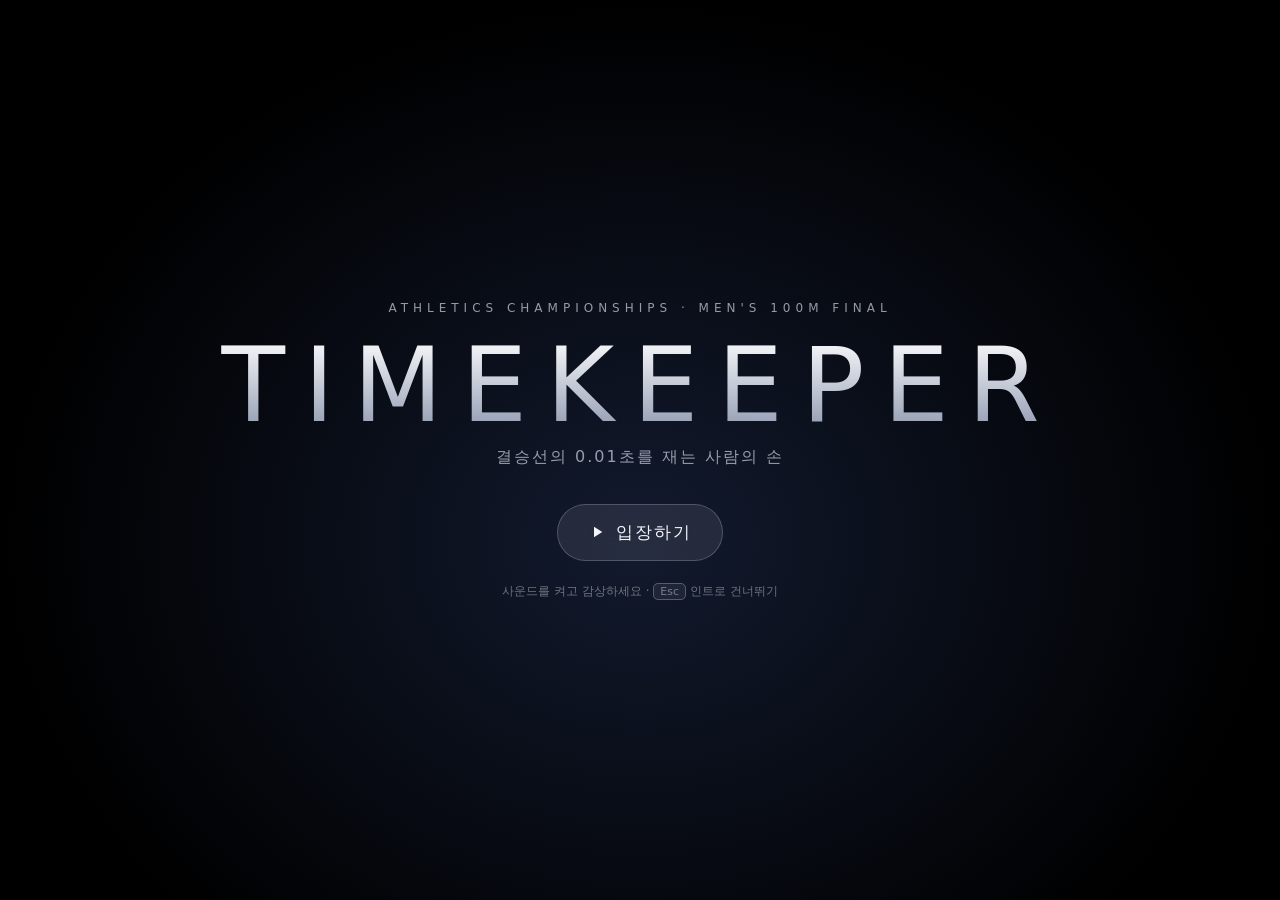
<file: cinematic-stopwatch/index.html>
<!DOCTYPE html>
<html lang="ko">
<head>
<meta charset="UTF-8">
<meta name="viewport" content="width=device-width, initial-scale=1, viewport-fit=cover">
<title>100M · Timekeeper</title>
<link rel="stylesheet" href="css/style.css">
</head>
<body>
<div id="stage">
  <canvas id="bg"></canvas>
  <canvas id="fg"></canvas>

  <div id="rig" class="offstage">
    <div id="rigInner">
      <svg id="watchSvg" viewBox="0 0 800 800" aria-label="손에 쥔 스톱워치"></svg>
    </div>
  </div>

  <div id="grade"></div>
  <div id="grain"></div>
  <div class="lb top"></div>
  <div class="lb bottom"></div>
  <div id="fade"></div>

  <div id="lowerThird">
    <div class="lt-live"><i></i>LIVE</div>
    <div class="lt-main">
      <div class="lt-title">MEN'S 100M · FINAL</div>
      <div class="lt-sub">남자 100m 결승 · 8레인 출발 대기</div>
    </div>
  </div>
  <div id="subtitle"><div class="en"></div><div class="ko"></div></div>
  <div id="caption"></div>
</div>

<!-- 하단 글래스 UI -->
<div id="ui" class="hidden">
  <aside id="lapCard" class="glass">
    <header><span>LAPS</span><span id="lapCount">0</span></header>
    <ol id="lapList"></ol>
    <p id="lapEmpty">측정 중 <b>랩</b>을 누르면<br>구간 기록이 여기에 쌓입니다</p>
  </aside>

  <nav id="controls" class="glass">
    <div class="readout"><span id="roLabel">READY</span><span id="roTime">0:00.00</span></div>
    <div class="row">
      <button id="btnSecondary" class="gbtn" disabled>
        <svg viewBox="0 0 24 24"><path id="icoSecondary" d="M5 21V4h11l-1.5 3.5L16 11H5"/></svg>
        <span id="lblSecondary">랩</span>
      </button>
      <button id="btnPrimary" class="gbtn primary">
        <svg viewBox="0 0 24 24"><path id="icoPrimary" d="M8 5v14l11-7z"/></svg>
        <span id="lblPrimary">시작</span>
      </button>
      <button id="btnLaps" class="gbtn">
        <svg viewBox="0 0 24 24"><path d="M4 6h16M4 12h16M4 18h10"/></svg>
        <span>기록</span>
      </button>
    </div>
    <div class="keys"><kbd>Space</kbd> 시작/정지 <kbd>L</kbd> 랩 <kbd>R</kbd> 재설정</div>
  </nav>

  <div id="topTools">
    <button id="btnSound" class="glass ibtn" title="사운드"><svg viewBox="0 0 24 24"><path id="icoSound" d="M4 9v6h4l5 4V5L8 9zM16 8.5a5 5 0 0 1 0 7M18.5 6a8.5 8.5 0 0 1 0 12"/></svg></button>
    <button id="btnReplay" class="glass ibtn" title="인트로 다시 보기"><svg viewBox="0 0 24 24"><path d="M4 12a8 8 0 1 0 2.4-5.7M4 4v4.5h4.5"/></svg></button>
  </div>
</div>

<div id="splash">
  <div class="splash-inner">
    <div class="eyebrow">ATHLETICS CHAMPIONSHIPS · MEN'S 100M FINAL</div>
    <h1>TIMEKEEPER</h1>
    <p>결승선의 0.01초를 재는 사람의 손</p>
    <button id="enter"><svg viewBox="0 0 24 24"><path d="M8 5v14l11-7z"/></svg>입장하기</button>
    <small>사운드를 켜고 감상하세요 · <kbd>Esc</kbd> 인트로 건너뛰기</small>
  </div>
</div>
<button id="skip" class="hidden">건너뛰기 ›</button>

<script src="js/audio.js"></script>
<script src="js/stadium.js"></script>
<script src="js/stopwatch.js"></script>
<script src="js/main.js"></script>
</body>
</html>
</file>
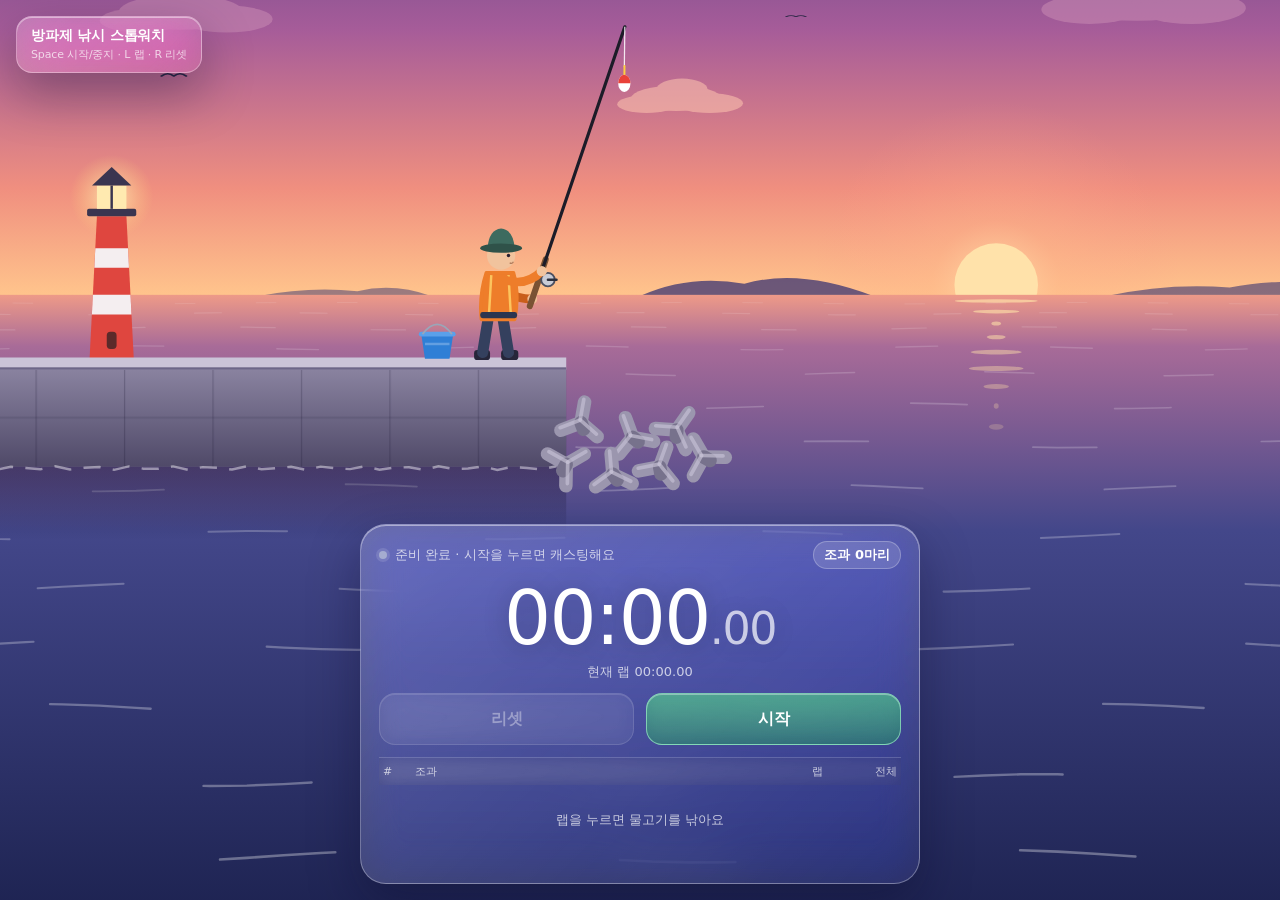
<file: fishing-stopwatch.html>
<!doctype html>
<html lang="ko">
<head>
<meta charset="utf-8">
<meta name="viewport" content="width=device-width,initial-scale=1,viewport-fit=cover">
<title>방파제 낚시 스톱워치</title>
<style>
  :root{
    --text:#fff;
    --sub:rgba(255,255,255,.72);
    --line:rgba(255,255,255,.18);
  }
  *{box-sizing:border-box;margin:0;padding:0}
  html,body{height:100%;overflow:hidden;background:#141a3f;color:var(--text);
    font-family:"Pretendard",-apple-system,BlinkMacSystemFont,"Apple SD Gothic Neo","Noto Sans KR","Malgun Gothic",system-ui,sans-serif;
    -webkit-font-smoothing:antialiased;user-select:none;-webkit-user-select:none}
  #scene{position:fixed;inset:0;width:100%;height:100%;display:block}

  .glass{
    background:linear-gradient(135deg,rgba(255,255,255,.22),rgba(255,255,255,.06));
    backdrop-filter:blur(20px) saturate(160%);
    -webkit-backdrop-filter:blur(20px) saturate(160%);
    border:1px solid rgba(255,255,255,.32);
    box-shadow:0 20px 50px rgba(8,10,40,.35),inset 0 1px 0 rgba(255,255,255,.45);
  }
  .chip{position:fixed;top:max(16px,env(safe-area-inset-top));left:16px;padding:10px 14px;border-radius:16px;font-size:14px;font-weight:600;letter-spacing:-.01em}
  .chip small{display:block;font-size:11px;font-weight:400;color:var(--sub);margin-top:2px}
  @media (hover:none){.chip small{display:none}}

  .panel{position:fixed;left:50%;bottom:max(16px,env(safe-area-inset-bottom));transform:translateX(-50%);
    width:min(560px,calc(100% - 32px));padding:16px 18px 14px;border-radius:26px;display:flex;flex-direction:column;gap:12px}
  .top{display:flex;justify-content:space-between;align-items:center;gap:8px;font-size:13px;color:var(--sub)}
  .status{display:flex;align-items:center;gap:8px;min-width:0}
  .status span{white-space:nowrap;overflow:hidden;text-overflow:ellipsis}
  .dot{flex:none;width:8px;height:8px;border-radius:50%;background:#a5acd0;box-shadow:0 0 0 3px rgba(255,255,255,.12)}
  .dot.on{background:#4ade80;animation:pulse 1.4s ease-in-out infinite}
  .dot.hit{background:#fbbf24}
  @keyframes pulse{50%{box-shadow:0 0 0 6px rgba(74,222,128,.15)}}
  .count{flex:none;padding:4px 10px;border-radius:999px;background:rgba(255,255,255,.14);border:1px solid rgba(255,255,255,.25);color:#fff;font-weight:600}

  .time{font-size:clamp(46px,13vw,74px);font-weight:250;text-align:center;font-variant-numeric:tabular-nums;
    letter-spacing:-.02em;line-height:1;text-shadow:0 2px 24px rgba(0,0,0,.25)}
  .time .cs{opacity:.7;font-size:.6em}
  .sub{text-align:center;font-size:13px;color:var(--sub);font-variant-numeric:tabular-nums;margin-top:-4px}

  .btns{display:grid;grid-template-columns:1fr 1fr;gap:12px}
  button{height:52px;border-radius:16px;border:1px solid rgba(255,255,255,.35);background:rgba(255,255,255,.12);
    color:#fff;font:inherit;font-size:16px;font-weight:600;cursor:pointer;
    backdrop-filter:blur(10px);-webkit-backdrop-filter:blur(10px);
    box-shadow:inset 0 1px 0 rgba(255,255,255,.35);transition:transform .12s,background .2s,opacity .2s}
  button:hover:not(:disabled){background:rgba(255,255,255,.2)}
  button:active:not(:disabled){transform:scale(.97)}
  button:disabled{opacity:.4;cursor:default}
  button:focus-visible{outline:2px solid rgba(255,255,255,.8);outline-offset:2px}
  button.go{background:linear-gradient(180deg,rgba(74,222,128,.55),rgba(22,150,85,.45));border-color:rgba(170,255,210,.6)}
  button.go:hover{background:linear-gradient(180deg,rgba(74,222,128,.65),rgba(22,150,85,.55))}
  button.stop{background:linear-gradient(180deg,rgba(248,113,113,.55),rgba(190,50,60,.45));border-color:rgba(255,190,190,.6)}
  button.stop:hover{background:linear-gradient(180deg,rgba(248,113,113,.65),rgba(190,50,60,.55))}

  .laps{height:112px;overflow:auto;border-top:1px solid var(--line);font-size:13px;font-variant-numeric:tabular-nums;scrollbar-width:thin}
  .laps .head,.laps li{display:grid;grid-template-columns:32px 1fr 74px 74px;align-items:center;padding:6px 4px}
  .laps .head{position:sticky;top:0;font-size:11px;color:var(--sub);background:rgba(40,40,90,.15);backdrop-filter:blur(8px)}
  .laps ul{list-style:none}
  .laps li{border-bottom:1px solid rgba(255,255,255,.08);animation:in .35s ease-out}
  @keyframes in{from{opacity:0;transform:translateY(-6px)}}
  .laps .n{color:var(--sub)}
  .laps .sp{display:flex;align-items:center;gap:6px;min-width:0;white-space:nowrap;overflow:hidden}
  .laps .sp i{flex:none;width:9px;height:9px;border-radius:50%;box-shadow:0 0 0 2px rgba(255,255,255,.25)}
  .laps .lp,.laps .tt{text-align:right}
  .laps .tt{color:var(--sub)}
  .laps li.best .lp{color:#86efac}
  .laps li.worst .lp{color:#fda4af}
  .laps li .tag{font-size:10px;padding:1px 5px;border-radius:6px;background:rgba(255,255,255,.14);margin-left:2px}
  .empty{padding:26px 0;text-align:center;color:var(--sub);font-size:13px}
  @media (max-width:420px){
    .panel{padding:14px 14px 12px;gap:10px}
    .laps .head,.laps li{grid-template-columns:28px 1fr 68px 68px}
    button{height:48px}
  }
</style>
</head>
<body>

<svg id="scene" xmlns="http://www.w3.org/2000/svg" viewBox="0 0 1000 600" preserveAspectRatio="xMidYMid slice" aria-label="방파제에서 낚시하는 낚시꾼">
  <defs>
    <linearGradient id="sky" gradientUnits="userSpaceOnUse" x1="0" y1="-420" x2="0" y2="300">
      <stop offset="0" stop-color="#0f1540"/>
      <stop offset=".42" stop-color="#34397f"/>
      <stop offset=".7" stop-color="#a65c99"/>
      <stop offset=".88" stop-color="#f08f7f"/>
      <stop offset="1" stop-color="#ffc48c"/>
    </linearGradient>
    <linearGradient id="sea" gradientUnits="userSpaceOnUse" x1="0" y1="300" x2="0" y2="900">
      <stop offset="0" stop-color="#ee9a88"/>
      <stop offset=".07" stop-color="#a86b98"/>
      <stop offset=".32" stop-color="#43478a"/>
      <stop offset="1" stop-color="#121840"/>
    </linearGradient>
    <radialGradient id="sunGlow">
      <stop offset="0" stop-color="#ffe7b0" stop-opacity=".9"/>
      <stop offset=".35" stop-color="#ffb38a" stop-opacity=".35"/>
      <stop offset="1" stop-color="#ff9a8a" stop-opacity="0"/>
    </radialGradient>
    <radialGradient id="lampGlow">
      <stop offset="0" stop-color="#fff3c0" stop-opacity="1"/>
      <stop offset="1" stop-color="#ffd27a" stop-opacity="0"/>
    </radialGradient>
    <linearGradient id="pierFace" x1="0" y1="0" x2="0" y2="1">
      <stop offset="0" stop-color="#8a83a0"/>
      <stop offset="1" stop-color="#4f4968"/>
    </linearGradient>
    <linearGradient id="pierRef" x1="0" y1="0" x2="0" y2="1">
      <stop offset="0" stop-color="#0a0820" stop-opacity=".35"/>
      <stop offset="1" stop-color="#0a0820" stop-opacity="0"/>
    </linearGradient>
    <pattern id="blocks" width="72" height="80" patternUnits="userSpaceOnUse" x="8" y="360">
      <line x1="0" y1="0" x2="0" y2="80" stroke="rgba(20,15,40,.22)" stroke-width="2"/>
      <line x1="0" y1="40" x2="72" y2="40" stroke="rgba(20,15,40,.12)" stroke-width="1.5"/>
    </pattern>
  </defs>

  <!-- sky -->
  <rect x="-3000" y="-3000" width="7000" height="3302" fill="url(#sky)"/>
  <g id="stars"></g>
  <circle cx="790" cy="292" r="150" fill="url(#sunGlow)"/>
  <circle cx="790" cy="292" r="34" fill="#ffe2aa"/>
  <g id="clouds"></g>
  <path d="M500 301 Q540 283 585 291 Q630 278 690 301 Z" fill="#3b3472" opacity=".75"/>
  <path d="M880 301 Q930 290 980 294 Q1040 282 1120 301 Z" fill="#3b3472" opacity=".6"/>
  <path d="M190 301 Q230 293 270 297 Q300 290 330 301 Z" fill="#3b3472" opacity=".5"/>

  <!-- sea -->
  <rect x="-3000" y="300" width="7000" height="3000" fill="url(#sea)"/>
  <g id="sunRef"></g>
  <g id="waves"></g>
  <g id="ripples"></g>

  <!-- lighthouse -->
  <g id="lighthouse">
    <circle id="lampGlow" cx="70" cy="220" r="34" fill="url(#lampGlow)" opacity=".8"/>
    <path d="M52 352 L58 236 L82 236 L88 352 Z" fill="#df463f"/>
    <path d="M54.7 300 L85.3 300 L86.1 316 L53.9 316 Z" fill="#f4eef0"/>
    <path d="M56.7 262 L83.3 262 L84.1 278 L55.9 278 Z" fill="#f4eef0"/>
    <rect x="50" y="230" width="40" height="6" rx="1.5" fill="#3a3550"/>
    <rect x="58" y="211" width="24" height="19" fill="#ffeab0"/>
    <line x1="70" y1="211" x2="70" y2="230" stroke="#3a3550" stroke-width="2"/>
    <path d="M54 211 L70 196 L86 211 Z" fill="#3a3550"/>
    <rect x="66" y="330" width="8" height="14" rx="3" fill="#5b2a2a"/>
  </g>

  <!-- breakwater -->
  <rect x="-3000" y="440" width="3440" height="60" fill="url(#pierRef)"/>
  <rect x="-3000" y="360" width="3440" height="80" fill="url(#pierFace)"/>
  <rect x="-3000" y="360" width="3440" height="80" fill="url(#blocks)"/>
  <rect x="-3000" y="351" width="3440" height="10" fill="#cbc4d8"/>
  <rect x="-3000" y="359" width="3440" height="2" fill="#6d6688"/>
  <path id="foam" fill="none" stroke="rgba(255,255,255,.45)" stroke-width="2" stroke-dasharray="14 10"/>
  <g id="tetrapods"></g>

  <!-- bucket -->
  <g id="bucket">
    <g id="tails"></g>
    <path d="M322 332 L348 332 L345 352 L325 352 Z" fill="#2f7fd6"/>
    <path d="M325 340 L345 340" stroke="rgba(255,255,255,.25)" stroke-width="2"/>
    <rect x="320" y="330" width="30" height="4" rx="2" fill="#5aa0ea"/>
    <path d="M323 332 Q335 316 347 332" fill="none" stroke="#9aa6b8" stroke-width="1.5"/>
  </g>

  <!-- fisherman -->
  <g id="fisher">
    <path id="armB" fill="none" stroke="#c95e1a" stroke-width="7" stroke-linecap="round"/>
    <circle id="handB" r="4" fill="#efbf98"/>
    <rect x="365" y="345" width="13" height="8" rx="2.5" fill="#26263a"/>
    <rect x="387" y="345" width="14" height="8" rx="2.5" fill="#26263a"/>
    <path d="M372 347 L377 316 M393 347 L388 316" stroke="#34405e" stroke-width="9" stroke-linecap="round"/>
    <path d="M371 320 Q369 300 375 282 L397 282 Q402 300 398 320 Z" fill="#ee7d2a" stroke="#ee7d2a" stroke-width="3" stroke-linejoin="round"/>
    <path d="M379 284 L377 318 M393 284 L395 318" stroke="#ffd166" stroke-width="2" opacity=".85"/>
    <rect x="370" y="314" width="30" height="5" rx="2" fill="#2b3550"/>
    <circle cx="387" cy="268" r="11.5" fill="#f1c39d"/>
    <circle cx="393" cy="268" r="1.4" fill="#2a2030"/>
    <path d="M394 274 Q396 275 397 273" fill="none" stroke="#b07a5a" stroke-width="1"/>
    <path d="M376 262 Q377 247 387 246 Q397 247 398 262 Z" fill="#3d6b5f"/>
    <ellipse cx="387" cy="262" rx="17" ry="3.8" fill="#2f5249"/>
  </g>
  <path id="rodHandle" fill="none" stroke="#7a5233" stroke-width="5" stroke-linecap="round"/>
  <path id="rod" fill="none" stroke="#1c1c28" stroke-width="2.6" stroke-linecap="round"/>
  <circle id="reel" r="5.5" fill="#c9ccd6" stroke="#4b4f60" stroke-width="1.5"/>
  <line id="reelHandle" stroke="#2c2f3d" stroke-width="2" stroke-linecap="round"/>
  <path id="armF" fill="none" stroke="#ee7d2a" stroke-width="7" stroke-linecap="round"/>
  <circle id="handF" r="4.2" fill="#f1c39d"/>

  <!-- tackle -->
  <path id="line" fill="none" stroke="rgba(255,255,255,.85)" stroke-width="1"/>
  <line id="leader" stroke="rgba(255,255,255,.75)" stroke-width=".9"/>
  <g id="bobber">
    <line x1="0" y1="-14" x2="0" y2="-6" stroke="#ffd23f" stroke-width="1.6" stroke-linecap="round"/>
    <ellipse cx="0" cy="0" rx="5" ry="7" fill="#fff"/>
    <path d="M-5 0 A5 7 0 0 1 5 0 Z" fill="#e9423a"/>
  </g>
  <g id="fish" style="display:none">
    <path id="fTail" d="M-33 0 L-46 -10 L-42 0 L-46 10 Z"/>
    <ellipse id="fBody" cx="-18" cy="0" rx="18" ry="7.5"/>
    <ellipse id="fBelly" cx="-17" cy="3" rx="13" ry="3.2" opacity=".75"/>
    <path id="fFin" d="M-24 -6 Q-17 -15 -10 -6 Z"/>
    <circle cx="-5" cy="-2" r="1.7" fill="#111"/>
  </g>
  <g id="splash"></g>
  <g id="popups"></g>
  <g id="gulls"></g>
</svg>

<div class="chip glass">방파제 낚시 스톱워치<small>Space 시작/중지 · L 랩 · R 리셋</small></div>

<section class="panel glass" aria-label="스톱워치">
  <div class="top">
    <div class="status"><i class="dot" id="dot"></i><span id="status">준비 완료 · 시작을 누르면 캐스팅해요</span></div>
    <div class="count" id="count">조과 0마리</div>
  </div>
  <div class="time" id="time" aria-live="off"><span id="tMain">00:00</span><span class="cs" id="tCs">.00</span></div>
  <div class="sub" id="lapNow">현재 랩 00:00.00</div>
  <div class="btns">
    <button id="btnL" disabled>리셋</button>
    <button id="btnR" class="go">시작</button>
  </div>
  <div class="laps" id="laps">
    <div class="head"><span>#</span><span>조과</span><span style="text-align:right">랩</span><span style="text-align:right">전체</span></div>
    <ul id="lapList"></ul>
    <div class="empty" id="empty">랩을 누르면 물고기를 낚아요</div>
  </div>
</section>

<script>
(() => {
const NS = 'http://www.w3.org/2000/svg', D = Math.PI / 180;
const $ = s => document.querySelector(s);
const mk = (tag, attrs, parent) => { const e = document.createElementNS(NS, tag); for (const k in attrs) e.setAttribute(k, attrs[k]); if (parent) parent.appendChild(e); return e; };
const lerp = (a, b, t) => a + (b - a) * t;
const clamp = (v, a = 0, b = 1) => Math.max(a, Math.min(b, v));
const eio = t => t < .5 ? 2 * t * t : 1 - Math.pow(-2 * t + 2, 2) / 2;
const eout = t => 1 - Math.pow(1 - t, 3);
const rand = (a, b) => a + Math.random() * (b - a);
const dir = a => ({ x: Math.cos(a * D), y: Math.sin(a * D) });
const approach = (c, t, k) => c + (t - c) * Math.min(1, k);

/* ---------- species ---------- */
const SPECIES = [
  { name: '우럭',   color: '#6b6470', belly: '#c3bac4', min: 20, max: 42 },
  { name: '감성돔', color: '#8796ad', belly: '#e3e9f0', min: 25, max: 50 },
  { name: '고등어', color: '#2f7f8f', belly: '#e8f1f2', min: 22, max: 38 },
  { name: '볼락',   color: '#a46a4c', belly: '#ebc8ab', min: 15, max: 28 },
  { name: '전갱이', color: '#9fb3c2', belly: '#f2f6f8', min: 18, max: 32 },
  { name: '노래미', color: '#8d7140', belly: '#dccb9f', min: 20, max: 38 },
  { name: '참돔',   color: '#e06b78', belly: '#f8d6d9', min: 28, max: 60 },
];

/* ---------- static scenery ---------- */
const svg = $('#scene');
// stars
const starsG = $('#stars'), stars = [];
for (let i = 0; i < 70; i++) {
  const y = rand(-900, 120);
  stars.push({ e: mk('circle', { cx: rand(-600, 1600), cy: y, r: rand(.6, 1.6), fill: '#fff' }, starsG), base: clamp((120 - y) / 500) * .9, ph: rand(0, 6) });
}
// clouds
const cloudsG = $('#clouds'), clouds = [];
[[120, 70, 1.1, 8], [520, 140, .8, 12], [900, 60, 1.3, 6], [1300, 170, .7, 10], [-200, 200, .9, 9]].forEach(([x, y, s, v]) => {
  const g = mk('g', { opacity: .55 }, cloudsG);
  [[0, 0, 46, 13], [-30, 6, 30, 9], [34, 5, 34, 10], [6, -9, 26, 11]].forEach(([cx, cy, rx, ry]) =>
    mk('ellipse', { cx: cx * s, cy: cy * s, rx: rx * s, ry: ry * s, fill: y < 120 ? '#c98bb3' : '#ffc6b0' }, g));
  clouds.push({ g, x, y, v });
});
// sun reflection
const sunRef = [];
for (let j = 0; j < 9; j++) sunRef.push(mk('ellipse', { cx: 790, cy: 305 + j * 8 + j * j * .6, rx: 30, ry: 1.4 + j * .12, fill: '#ffe0a8', opacity: .7 - j * .06 }, $('#sunRef')));
// waves
const wavesG = $('#waves'), waves = [];
for (let i = 0; i < 20; i++) {
  const y = 306 + i * i * 2.2 + i * 6, amp = .6 + i * .35, k = .02 - i * .0005;
  let d = `M-1500 ${y}`;
  for (let x = -1500; x <= 2500; x += 30) d += ` L${x} ${(y + Math.sin(x * k + i) * amp).toFixed(1)}`;
  const e = mk('path', { d, fill: 'none', stroke: '#fff', 'stroke-opacity': Math.min(.38, .1 + i * .018), 'stroke-width': .8 + i * .1,
    'stroke-dasharray': `${16 + i * 6} ${50 + i * 14}`, 'stroke-linecap': 'round' }, wavesG);
  waves.push({ e, spd: 8 + i * 2.2, ph: rand(0, 100), i });
}
// foam along breakwater
{ let d = 'M-3000 441'; for (let x = -3000; x <= 440; x += 12) d += ` L${x} ${441 + Math.sin(x * .2) * 1.5}`; $('#foam').setAttribute('d', d); }
// tetrapods
const tg = $('#tetrapods');
[[452, 404, 10], [494, 416, -20], [530, 410, 35], [440, 438, 60], [478, 446, -5], [516, 440, 20], [552, 432, -30]].forEach(([x, y, r]) => {
  const g = mk('g', { transform: `translate(${x} ${y}) rotate(${r})` }, tg);
  [[0, -17], [15, 9], [-15, 9], [3, 5]].forEach(([lx, ly], i) => {
    mk('line', { x1: 0, y1: 0, x2: lx, y2: ly, stroke: i === 3 ? '#77728c' : '#9b96ae', 'stroke-width': 11, 'stroke-linecap': 'round' }, g);
  });
  [[0, -17], [15, 9], [-15, 9]].forEach(([lx, ly]) => mk('line', { x1: -1, y1: -2, x2: lx - 1, y2: ly - 2, stroke: '#c4bfd3', 'stroke-width': 3, 'stroke-linecap': 'round', opacity: .7 }, g));
});
// gulls
const gullsG = $('#gulls'), gulls = [];
[[100, 120, 26, 1], [600, 80, 34, .8], [-300, 170, 22, 1.1]].forEach(([x, y, v, s]) => {
  const g = mk('g', {}, gullsG);
  const p = mk('path', { d: 'M-10 0 Q-5 -6 0 0 Q5 -6 10 0', fill: 'none', stroke: '#2b2846', 'stroke-width': 2, 'stroke-linecap': 'round', 'stroke-linejoin': 'round' }, g);
  gulls.push({ g, p, x, y, v, s, ph: rand(0, 6) });
});

/* ---------- dynamic fx ---------- */
const ripplesG = $('#ripples'), splashG = $('#splash'), popG = $('#popups');
const ripples = [], parts = [], pops = [];
function ripple(x, y, max = 24, dur = 1.2) { ripples.push({ e: mk('ellipse', { cx: x, cy: y, fill: 'none', stroke: '#fff', 'stroke-width': 1.2 }, ripplesG), x, y, max, dur, age: 0 }); }
function splash(x, y, n, pow) {
  for (let i = 0; i < n; i++) {
    const a = (-90 + rand(-55, 55)) * D, sp = pow * rand(.45, 1);
    parts.push({ e: mk('circle', { r: rand(1, 2.4), fill: '#fff', opacity: .9 }, splashG), x, y, y0: y, vx: Math.cos(a) * sp, vy: Math.sin(a) * sp });
  }
}
function popup(text) {
  const e = mk('text', { x: 335, y: 318, 'text-anchor': 'middle', 'font-size': 13, 'font-weight': 700, fill: '#fff', stroke: 'rgba(30,20,60,.55)', 'stroke-width': 3, 'paint-order': 'stroke' }, popG);
  e.textContent = text;
  pops.push({ e, age: -pops.length * .25 });
}

/* ---------- rig ---------- */
const SF = { x: 391, y: 288 }, SB = { x: 380, y: 288 }, ROD = 210, BUCKET = { x: 335, y: 326 };
const E = id => document.getElementById(id);
const rodEl = E('rod'), rodHandle = E('rodHandle'), reelEl = E('reel'), reelH = E('reelHandle'),
  armF = E('armF'), armB = E('armB'), handF = E('handF'), handB = E('handB'),
  lineEl = E('line'), leader = E('leader'), bobEl = E('bobber'), fishEl = E('fish'), tailsG = E('tails');

const A = { mode: 'idle', t: 0, rod: -72, bend: 0, sag: 0, reel: 0, tilt: 0, bob: { x: 0, y: 0, px: 0, py: 0 }, hang: true, ropeL: 46,
  inWater: false, target: null, queue: [], fish: null, bucket: [], rippleT: 0, biteT: 0, released: false };

function geom() {
  const a = A.rod, d = dir(a), ha = (a * .55 + 25) * D;
  const H = { x: SF.x + 30 * Math.cos(ha), y: SF.y + 30 * Math.sin(ha) };
  const td = dir(a + A.bend);
  return { a, d, H,
    tip: { x: H.x + ROD * td.x, y: H.y + ROD * td.y },
    ctrl: { x: H.x + ROD * .55 * d.x, y: H.y + ROD * .55 * d.y },
    butt: { x: H.x - 30 * d.x, y: H.y - 30 * d.y } };
}
{ const G = geom(); A.bob.x = A.bob.px = G.tip.x; A.bob.y = A.bob.py = G.tip.y + 46; }

function hangStep(dt, G) {
  const b = A.bob, tip = G.tip;
  if (!A.hang) { A.hang = true; b.px = b.x; b.py = b.y; A.ropeL = Math.max(46, Math.hypot(b.x - tip.x, b.y - tip.y)); }
  A.ropeL = Math.max(46, A.ropeL - 320 * dt);
  const vx = (b.x - b.px) * .985, vy = (b.y - b.py) * .985;
  b.px = b.x; b.py = b.y; b.x += vx; b.y += vy + 900 * dt * dt;
  const dx = b.x - tip.x, dy = b.y - tip.y, d = Math.hypot(dx, dy) || 1;
  if (d > A.ropeL) { b.x = tip.x + dx / d * A.ropeL; b.y = tip.y + dy / d * A.ropeL; }
  A.tilt = -Math.atan2(b.x - tip.x, b.y - tip.y) / D;
}

function setMode(m) {
  A.mode = m; A.t = 0; A.rod0 = A.rod; A.b0 = { x: A.bob.x, y: A.bob.y }; A.rippleT = 0;
  if (m === 'cast') { A.released = false; setStatus('캐스팅!', 'on'); }
  if (m === 'wait') setStatus('입질을 기다리는 중…', 'on');
  if (m === 'reel') setStatus('릴을 감아 채비를 회수하는 중…', '');
  if (m === 'done') setStatus(`낚시 종료 · 오늘의 조과 ${A.bucket.length}마리`, '');
  if (m === 'idle') setStatus('준비 완료 · 시작을 누르면 캐스팅해요', '');
}

function styleFish(rec) {
  E('fBody').setAttribute('fill', rec.sp.color);
  E('fTail').setAttribute('fill', rec.sp.color);
  E('fFin').setAttribute('fill', rec.sp.color);
  E('fBelly').setAttribute('fill', rec.sp.belly);
}
function startCatch() {
  const rec = A.queue.shift();
  A.fish = { rec, out: false, done: false, x: 0, y: 0, rot: -90, s: .75 + clamp((rec.cm - 15) / 45) * .7 };
  styleFish(rec); A.biteT = 0;
  setMode('catch'); setStatus('입질! 찌가 들어간다…', 'hit');
}
function addToBucket(rec) {
  A.bucket.push(rec); renderTails(); popup(`+1 ${rec.sp.name} ${rec.cm}cm`);
  E('count').textContent = `조과 ${A.bucket.length}마리`;
}
function renderTails() {
  tailsG.innerHTML = '';
  const list = A.bucket.slice(-5);
  list.forEach((r, i) => mk('path', { d: 'M0 0 L-5 -10 L0 -6.5 L5 -10 Z', fill: r.sp.color, stroke: 'rgba(0,0,0,.2)', 'stroke-width': .6,
    transform: `translate(${327 + i * 4} 334) rotate(${-20 + i * 10})` }, tailsG));
}

function update(dt) {
  A.t += dt; const t = A.t; let G;
  switch (A.mode) {
    case 'idle': case 'done': {
      const base = A.mode === 'idle' ? -72 : -80;
      A.rod = approach(A.rod, base + Math.sin(T * .9) * 1.8, dt * 3);
      A.bend = approach(A.bend, 0, dt * 6); A.sag = approach(A.sag, 0, dt * 6);
      G = geom(); hangStep(dt, G); break;
    }
    case 'cast': {
      const p = clamp(t / 1.25);
      if (p < .32) A.rod = lerp(A.rod0, -128, eio(p / .32));
      else if (p < .46) A.rod = lerp(-128, -20, eout((p - .32) / .14));
      else A.rod = lerp(-20, -30, eio(clamp((p - .46) / .4)));
      A.bend = (p > .32 && p < .5) ? -7 * Math.sin((p - .32) / .18 * Math.PI) : approach(A.bend, 0, dt * 8);
      G = geom();
      if (!A.released && p >= .42) {
        A.released = true; A.hang = false; A.rel = { x: A.bob.x, y: A.bob.y };
        A.target = { x: rand(670, 780), y: rand(398, 414) };
      }
      if (A.released) {
        const e = clamp((p - .42) / .58), ee = e * (1.6 - .6 * e);
        A.bob.x = lerp(A.rel.x, A.target.x, ee);
        A.bob.y = lerp(A.rel.y, A.target.y - 3, ee) - 120 * 4 * ee * (1 - ee);
        A.tilt = Math.sin(e * 9) * 25; A.sag = approach(A.sag, 6, dt * 6);
        if (p >= 1) {
          A.bob.x = A.target.x; A.bob.y = A.target.y - 3; A.inWater = true;
          splash(A.target.x, A.target.y, 10, 140); ripple(A.target.x, A.target.y, 40, 1.4); ripple(A.target.x, A.target.y, 22, 1);
          setMode('wait');
        }
      } else hangStep(dt, G);
      break;
    }
    case 'wait': {
      A.rod = approach(A.rod, -30 + Math.sin(t * 1.2) * 1.5, dt * 4);
      A.bend = approach(A.bend, 0, dt * 5); A.sag = approach(A.sag, 22, dt * 2);
      G = geom();
      A.bob.x = A.target.x + Math.sin(t * .7) * 1.5; A.bob.y = A.target.y - 3 + Math.sin(t * 2.4) * 1.6; A.tilt = Math.sin(t * 1.7) * 6;
      A.rippleT -= dt; if (A.rippleT <= 0) { ripple(A.bob.x, A.target.y, 22, 1.6); A.rippleT = 1.7; }
      if (A.queue.length && t > .5) startCatch();
      break;
    }
    case 'catch': {
      const p = clamp(t / 2.6), f = A.fish;
      if (p < .22) { A.rod = lerp(A.rod0, -17, eio(p / .22)) + Math.sin(t * 45) * 1.6; A.bend = 7 + Math.sin(t * 38) * 3; }
      else if (p < .45) { const q = (p - .22) / .23; A.rod = lerp(-17, -98, eout(q)); A.bend = lerp(10, 4, q); A.reel += dt * 30; }
      else if (p < .6) { A.rod = approach(A.rod, -98 + Math.sin(t * 20) * 2, dt * 8); A.bend = approach(A.bend, 3, dt * 5); A.reel += dt * 20; }
      else if (p < .86) { A.rod = lerp(-98, -112, eio((p - .6) / .26)); A.bend = approach(A.bend, 2, dt * 5); }
      else { A.rod = approach(A.rod, -85, dt * 4); A.bend = approach(A.bend, 0, dt * 6); }
      A.sag = approach(A.sag, 0, dt * 10);
      G = geom();
      if (p < .28) {
        const q = p / .28;
        A.bob.x = A.target.x + Math.sin(t * 23) * 1.5;
        A.bob.y = A.target.y - 3 + eio(clamp(q * 1.4)) * 7 + (Math.sin(t * 31) > 0 ? 2 : -1);
        A.tilt = Math.sin(t * 27) * 18;
        A.biteT -= dt; if (A.biteT <= 0) { splash(A.bob.x, A.target.y, 4, 70); ripple(A.bob.x, A.target.y, 18, .8); A.biteT = .14; }
      } else if (p < .86) {
        if (!f.out) {
          f.out = true; A.inWater = false; fishEl.style.display = '';
          splash(A.target.x, A.target.y, 18, 200); ripple(A.target.x, A.target.y, 50, 1.4);
          setStatus(`히트! ${f.rec.sp.name} ${f.rec.cm}cm`, 'hit');
        }
        const hang = { x: G.tip.x, y: G.tip.y + 78 }; let m;
        if (p < .6) { const q = eout((p - .28) / .32); m = { x: lerp(A.target.x, hang.x, q), y: lerp(A.target.y + 6, hang.y, q) - 70 * 4 * q * (1 - q) }; f.rot = -90 + Math.sin(T * 24) * 32; }
        else { const q = eio((p - .6) / .26); m = { x: lerp(hang.x, BUCKET.x, q), y: lerp(hang.y, BUCKET.y, q) - 40 * 4 * q * (1 - q) }; f.rot = -90 + Math.sin(T * 18) * 18; }
        f.x = m.x; f.y = m.y; A.bob.x = m.x; A.bob.y = m.y - 22; A.tilt = 0;
      } else {
        if (!f.done) { f.done = true; fishEl.style.display = 'none'; addToBucket(f.rec); setStatus('다시 캐스팅 준비!', 'on'); }
        hangStep(dt, G);
      }
      if (p >= 1) { A.fish = null; setMode('cast'); }
      break;
    }
    case 'reel': {
      const p = clamp(t / 1.8);
      A.rod = p < .65 ? lerp(A.rod0, -58, eio(p / .65)) : lerp(-58, -80, eio((p - .65) / .35));
      A.bend = approach(A.bend, (p < .6 && A.reelWater) ? 4 : 0, dt * 5); A.sag = approach(A.sag, 3, dt * 5);
      if (p < .85) A.reel += dt * 28;
      G = geom();
      const hp = { x: G.tip.x, y: G.tip.y + 46 };
      if (A.hang) hangStep(dt, G);
      else if (A.reelWater) {
        if (p < .62) {
          const e = eio(p / .62);
          A.bob.x = lerp(A.b0.x, 560, e); A.bob.y = A.target.y - 3 + Math.sin(t * 14) * .8; A.tilt = -14;
          A.rippleT -= dt; if (A.rippleT <= 0) { ripple(A.bob.x, A.target.y, 12, .9); A.rippleT = .1; }
        } else {
          if (A.inWater) { A.inWater = false; splash(A.bob.x, A.target.y, 6, 90); A.lift0 = { x: A.bob.x, y: A.bob.y }; }
          const e = eio(clamp((p - .62) / .28));
          A.bob.x = lerp(A.lift0.x, hp.x, e); A.bob.y = lerp(A.lift0.y, hp.y, e) - 40 * 4 * e * (1 - e); A.tilt = lerp(-14, 0, e);
          if (e >= 1) hangStep(dt, G);
        }
      } else {
        const e = eio(clamp(p / .45));
        A.bob.x = lerp(A.b0.x, hp.x, e); A.bob.y = lerp(A.b0.y, hp.y, e);
        if (e >= 1) hangStep(dt, G);
      }
      if (p >= 1) setMode('done');
      break;
    }
  }
  drawRig(G || geom());
}

const P = p => `${p.x.toFixed(1)} ${p.y.toFixed(1)}`;
function drawRig(G) {
  const { H, d, tip, ctrl, butt } = G;
  rodHandle.setAttribute('d', `M${P(butt)} L${P({ x: H.x + 10 * d.x, y: H.y + 10 * d.y })}`);
  rodEl.setAttribute('d', `M${P(H)} Q${P(ctrl)} ${P(tip)}`);
  const pp = dir(G.a + 90), R = { x: H.x - 5 * d.x + 7 * pp.x, y: H.y - 5 * d.y + 7 * pp.y };
  reelEl.setAttribute('cx', R.x); reelEl.setAttribute('cy', R.y);
  const rh = dir(A.reel * 57);
  reelH.setAttribute('x1', R.x); reelH.setAttribute('y1', R.y);
  reelH.setAttribute('x2', R.x + rh.x * 7); reelH.setAttribute('y2', R.y + rh.y * 7);
  const HB = { x: H.x - 24 * d.x, y: H.y - 24 * d.y };
  armF.setAttribute('d', `M${P(SF)} Q${P({ x: (SF.x + H.x) / 2 + 2, y: (SF.y + H.y) / 2 + 9 })} ${P(H)}`);
  armB.setAttribute('d', `M${P(SB)} Q${P({ x: (SB.x + HB.x) / 2 - 2, y: (SB.y + HB.y) / 2 + 8 })} ${P(HB)}`);
  handF.setAttribute('cx', H.x); handF.setAttribute('cy', H.y);
  handB.setAttribute('cx', HB.x); handB.setAttribute('cy', HB.y);
  const b = A.bob, top = { x: b.x, y: b.y - 13 };
  const mid = { x: (tip.x + top.x) / 2, y: (tip.y + top.y) / 2 + A.sag };
  lineEl.setAttribute('d', `M${P(tip)} Q${P(mid)} ${P(top)}`);
  bobEl.setAttribute('transform', `translate(${b.x.toFixed(1)} ${b.y.toFixed(1)}) rotate(${A.tilt.toFixed(1)})`);
  const f = A.fish;
  if (f && f.out && !f.done) {
    fishEl.setAttribute('transform', `translate(${f.x.toFixed(1)} ${f.y.toFixed(1)}) rotate(${f.rot.toFixed(1)}) scale(${f.s.toFixed(2)})`);
    leader.setAttribute('x1', b.x); leader.setAttribute('y1', b.y + 7); leader.setAttribute('x2', f.x); leader.setAttribute('y2', f.y);
    leader.style.display = '';
  } else leader.style.display = 'none';
}

/* ---------- ambient scene ---------- */
function renderScene(dt) {
  stars.forEach(s => s.e.setAttribute('opacity', (s.base * (.6 + .4 * Math.sin(T * 1.5 + s.ph))).toFixed(2)));
  clouds.forEach(c => { c.x += c.v * dt; if (c.x > 1900) c.x = -900; c.g.setAttribute('transform', `translate(${c.x.toFixed(1)} ${c.y})`); });
  sunRef.forEach((e, j) => e.setAttribute('rx', ((34 - j * 2.2) * (.55 + .45 * Math.sin(T * 2.2 + j * 1.3))).toFixed(1)));
  waves.forEach(w => { w.e.setAttribute('stroke-dashoffset', (-(T * w.spd + w.ph)).toFixed(1)); w.e.setAttribute('transform', `translate(0 ${(Math.sin(T * .9 + w.i) * 1.2).toFixed(2)})`); });
  $('#foam').setAttribute('stroke-dashoffset', (T * 10).toFixed(1));
  $('#lampGlow').setAttribute('opacity', (.45 + .45 * Math.max(0, Math.sin(T * 2.2))).toFixed(2));
  gulls.forEach(g => {
    g.x += g.v * dt; if (g.x > 1700) g.x = -700;
    const fl = Math.cos(T * 7 * g.s + g.ph);
    g.g.setAttribute('transform', `translate(${g.x.toFixed(1)} ${(g.y + Math.sin(T * .8 + g.ph) * 8).toFixed(1)}) scale(${g.s} ${(g.s * (.35 + .65 * Math.abs(fl))).toFixed(2)})`);
  });
  for (let i = ripples.length - 1; i >= 0; i--) {
    const r = ripples[i]; r.age += dt; const e = r.age / r.dur;
    if (e >= 1) { r.e.remove(); ripples.splice(i, 1); continue; }
    const rx = 4 + r.max * eout(e);
    r.e.setAttribute('rx', rx.toFixed(1)); r.e.setAttribute('ry', (rx * .28).toFixed(1)); r.e.setAttribute('stroke-opacity', ((1 - e) * .8).toFixed(2));
  }
  for (let i = parts.length - 1; i >= 0; i--) {
    const p = parts[i]; p.vy += 700 * dt; p.x += p.vx * dt; p.y += p.vy * dt;
    if (p.vy > 0 && p.y > p.y0 + 2) { p.e.remove(); parts.splice(i, 1); continue; }
    p.e.setAttribute('cx', p.x.toFixed(1)); p.e.setAttribute('cy', p.y.toFixed(1));
  }
  for (let i = pops.length - 1; i >= 0; i--) {
    const p = pops[i]; p.age += dt;
    if (p.age >= 1.6) { p.e.remove(); pops.splice(i, 1); continue; }
    const a = clamp(p.age / 1.6);
    p.e.setAttribute('y', (318 - eout(a) * 34).toFixed(1));
    p.e.setAttribute('opacity', p.age < 0 ? 0 : (a < .7 ? 1 : (1 - a) / .3).toFixed(2));
  }
}

/* ---------- stopwatch ---------- */
const sw = { running: false, acc: 0, start: 0, lastLap: 0, laps: [] };
const elapsed = () => sw.acc + (sw.running ? performance.now() - sw.start : 0);
const pad = n => String(n).padStart(2, '0');
function parts2(ms) {
  const cs = Math.floor(ms / 10) % 100, s = Math.floor(ms / 1000) % 60, m = Math.floor(ms / 60000) % 60, h = Math.floor(ms / 3600000);
  return [h ? `${h}:${pad(m)}:${pad(s)}` : `${pad(m)}:${pad(s)}`, pad(cs)];
}
const fmt = ms => { const [a, b] = parts2(ms); return `${a}.${b}`; };

const btnL = E('btnL'), btnR = E('btnR'), tMain = E('tMain'), tCs = E('tCs'), lapNow = E('lapNow');
let curStatus = '';
function setStatus(text, cls) {
  if (text !== curStatus) { E('status').textContent = text; curStatus = text; }
  E('dot').className = 'dot' + (cls ? ' ' + cls : '');
}
function syncButtons() {
  const r = sw.running, has = elapsed() > 0;
  btnL.textContent = r ? '랩' : '리셋'; btnL.disabled = !r && !has;
  btnR.textContent = r ? '중지' : (has ? '다시 시작' : '시작');
  btnR.className = r ? 'stop' : 'go';
}
function start() {
  if (sw.running) return;
  sw.running = true; sw.start = performance.now();
  setMode('cast'); syncButtons();
}
function stop() {
  if (!sw.running) return;
  sw.acc = elapsed(); sw.running = false;
  if (A.fish) { if (!A.fish.done) addToBucket(A.fish.rec); A.fish = null; fishEl.style.display = 'none'; }
  while (A.queue.length) addToBucket(A.queue.shift());
  A.reelWater = A.inWater;
  setMode('reel'); syncButtons();
}
function lap() {
  if (!sw.running) return;
  const total = elapsed(), lapMs = total - sw.lastLap; sw.lastLap = total;
  const sp = SPECIES[Math.floor(Math.random() * SPECIES.length)];
  const rec = { n: sw.laps.length + 1, lapMs, total, sp, cm: Math.round(rand(sp.min, sp.max)) };
  sw.laps.push(rec); A.queue.push(rec); renderLaps();
  if (A.mode !== 'wait') setStatus(`랩 ${rec.n} 기록! 곧 입질이 와요`, 'hit');
}
function reset() {
  if (sw.running) return;
  sw.acc = 0; sw.lastLap = 0; sw.laps = [];
  A.queue = []; A.fish = null; A.bucket = []; A.inWater = false; fishEl.style.display = 'none';
  renderTails(); E('count').textContent = '조과 0마리';
  setMode('idle'); renderLaps(); syncButtons();
}
function renderLaps() {
  const ul = E('lapList'); ul.innerHTML = '';
  E('empty').style.display = sw.laps.length ? 'none' : '';
  let best = null, worst = null;
  if (sw.laps.length >= 2) {
    best = sw.laps.reduce((a, b) => b.lapMs < a.lapMs ? b : a);
    worst = sw.laps.reduce((a, b) => b.lapMs > a.lapMs ? b : a);
  }
  [...sw.laps].reverse().forEach(r => {
    const li = document.createElement('li');
    if (r === best) li.className = 'best'; else if (r === worst) li.className = 'worst';
    const tag = r === best ? '<span class="tag">최단</span>' : r === worst ? '<span class="tag">최장</span>' : '';
    li.innerHTML = `<span class="n">${pad(r.n)}</span><span class="sp"><i style="background:${r.sp.color}"></i>${r.sp.name} ${r.cm}cm${tag}</span><span class="lp">${fmt(r.lapMs)}</span><span class="tt">${fmt(r.total)}</span>`;
    ul.appendChild(li);
  });
  E('laps').scrollTop = 0;
}
let lastMain = '';
function renderClock() {
  const ms = elapsed(), [m, c] = parts2(ms);
  if (m !== lastMain) { tMain.textContent = m; lastMain = m; }
  tCs.textContent = '.' + c;
  lapNow.textContent = `현재 랩 ${fmt(ms - sw.lastLap)}`;
}

btnL.addEventListener('click', () => { sw.running ? lap() : reset(); btnL.blur(); });
btnR.addEventListener('click', () => { sw.running ? stop() : start(); btnR.blur(); });
addEventListener('keydown', e => {
  if (e.repeat) return;
  const k = e.key.toLowerCase();
  if (k === ' ' ) { e.preventDefault(); sw.running ? stop() : start(); }
  else if (k === 'l' || k === 'enter') { e.preventDefault(); lap(); }
  else if (k === 'r' || k === 'escape') { reset(); }
});

/* ---------- fit scene above panel ---------- */
function fit() {
  const W = innerWidth, H = innerHeight, top = document.querySelector('.panel').getBoundingClientRect().top;
  const avail = Math.max(180, top - 8);
  const F = W / avail < 1.15 ? { x: 270, y: 60, w: 545, h: 420 } : { x: 120, y: 60, w: 760, h: 420 };
  const s = Math.min(W / F.w, avail / F.h);
  const vbW = W / s, vbH = H / s, vbX = F.x + F.w / 2 - vbW / 2, vbY = F.y + F.h / 2 - (avail / 2) / s;
  svg.setAttribute('viewBox', `${vbX.toFixed(1)} ${vbY.toFixed(1)} ${vbW.toFixed(1)} ${vbH.toFixed(1)}`);
}
addEventListener('resize', fit); fit();

/* ---------- loop ---------- */
let last = performance.now(), T = 0;
function frame(now) {
  const dt = Math.min(.033, Math.max(0, (now - last) / 1000)); last = now; T += dt;
  update(dt); renderScene(dt); renderClock();
  requestAnimationFrame(frame);
}
syncButtons(); renderLaps();
requestAnimationFrame(frame);
})();
</script>
</body>
</html>
</file>
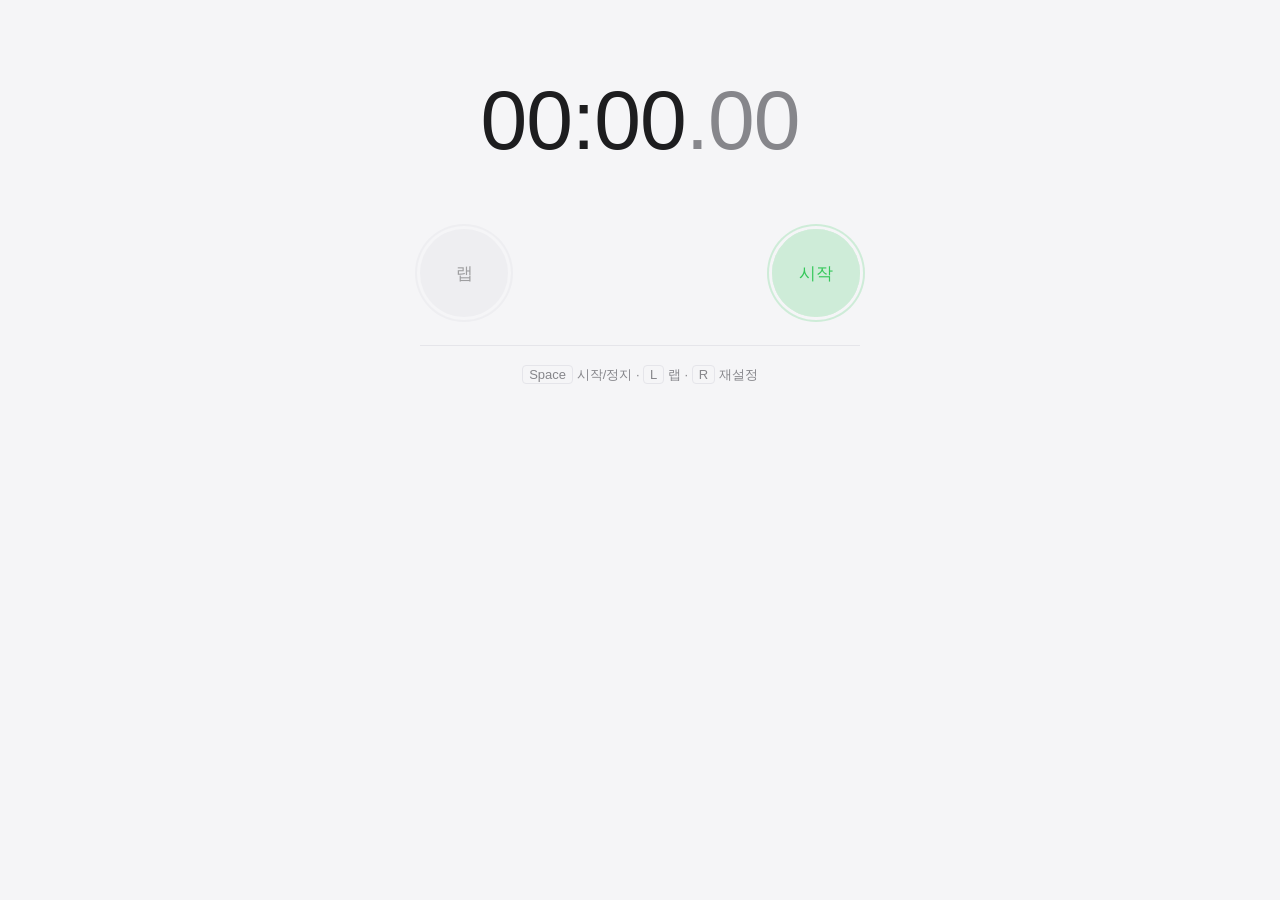
<file: stopwatch.html>
<!DOCTYPE html>
<html lang="ko">
<head>
<meta charset="UTF-8">
<meta name="viewport" content="width=device-width, initial-scale=1">
<title>스톱워치</title>
<style>
  :root {
    --bg: #f5f5f7; --card: #ffffff; --text: #1d1d1f; --muted: #86868b;
    --line: #e5e5ea; --green: #34c759; --red: #ff3b30; --btn: #e5e5ea;
    --best: #248a3d; --worst: #d70015;
  }
  @media (prefers-color-scheme: dark) {
    :root {
      --bg: #000000; --card: #1c1c1e; --text: #f5f5f7; --muted: #8e8e93;
      --line: #2c2c2e; --btn: #333336; --best: #30d158; --worst: #ff453a;
    }
  }
  * { box-sizing: border-box; }
  body {
    margin: 0; min-height: 100vh; background: var(--bg); color: var(--text);
    font-family: -apple-system, BlinkMacSystemFont, "Apple SD Gothic Neo", "Pretendard", "Segoe UI", sans-serif;
    display: flex; justify-content: center; align-items: flex-start; padding: 40px 16px;
  }
  .wrap { width: 100%; max-width: 440px; }
  .display {
    text-align: center; font-variant-numeric: tabular-nums;
    font-size: clamp(56px, 18vw, 84px); font-weight: 200; letter-spacing: -1px;
    padding: 32px 0 8px;
  }
  .display .ms { color: var(--muted); }
  .lapnow {
    text-align: center; color: var(--muted); font-variant-numeric: tabular-nums;
    font-size: 18px; height: 24px; margin-bottom: 28px;
  }
  .controls { display: flex; justify-content: space-between; margin-bottom: 28px; }
  button {
    width: 88px; height: 88px; border-radius: 50%; border: none; cursor: pointer;
    font-size: 17px; font-weight: 500; color: var(--text); background: var(--btn);
    box-shadow: 0 0 0 3px var(--bg), 0 0 0 5px var(--btn);
    transition: transform .08s, opacity .2s;
  }
  button:active { transform: scale(.95); }
  button:disabled { opacity: .4; cursor: default; }
  button.start { background: rgba(52,199,89,.2); color: var(--green); box-shadow: 0 0 0 3px var(--bg), 0 0 0 5px rgba(52,199,89,.2); }
  button.stop  { background: rgba(255,59,48,.2); color: var(--red);  box-shadow: 0 0 0 3px var(--bg), 0 0 0 5px rgba(255,59,48,.2); }
  .laps { list-style: none; margin: 0; padding: 0; border-top: 1px solid var(--line); }
  .laps li {
    display: grid; grid-template-columns: 1fr auto auto; gap: 20px;
    padding: 13px 4px; border-bottom: 1px solid var(--line);
    font-variant-numeric: tabular-nums; font-size: 16px;
  }
  .laps li .total { color: var(--muted); }
  .laps li.best { color: var(--best); }
  .laps li.worst { color: var(--worst); }
  .hint { text-align: center; color: var(--muted); font-size: 13px; margin-top: 20px; }
  kbd { border: 1px solid var(--line); border-radius: 4px; padding: 1px 6px; font-family: inherit; }
</style>
</head>
<body>
<div class="wrap">
  <div class="display" id="display">00:00<span class="ms">.00</span></div>
  <div class="lapnow" id="lapnow"></div>

  <div class="controls">
    <button id="secondary" disabled>랩</button>
    <button id="primary" class="start">시작</button>
  </div>

  <ul class="laps" id="laps"></ul>
  <div class="hint"><kbd>Space</kbd> 시작/정지 · <kbd>L</kbd> 랩 · <kbd>R</kbd> 재설정</div>
</div>

<script>
(() => {
  const $display = document.getElementById('display');
  const $lapnow  = document.getElementById('lapnow');
  const $primary = document.getElementById('primary');
  const $second  = document.getElementById('secondary');
  const $laps    = document.getElementById('laps');

  let running = false;
  let startTime = 0;     // performance.now() 기준 시작 시점
  let elapsed = 0;       // 정지 시까지 누적된 시간(ms)
  let laps = [];         // 각 랩의 누적 종료 시각(ms)
  let rafId = null;

  const now = () => running ? elapsed + (performance.now() - startTime) : elapsed;

  function fmt(ms, withHtml) {
    const cs = Math.floor(ms / 10) % 100;
    const s  = Math.floor(ms / 1000) % 60;
    const m  = Math.floor(ms / 60000) % 60;
    const h  = Math.floor(ms / 3600000);
    const p = n => String(n).padStart(2, '0');
    const main = (h ? h + ':' : '') + p(m) + ':' + p(s);
    return withHtml ? `${main}<span class="ms">.${p(cs)}</span>` : `${main}.${p(cs)}`;
  }

  function render() {
    const t = now();
    $display.innerHTML = fmt(t, true);
    const lastLap = laps.length ? laps[laps.length - 1] : 0;
    $lapnow.textContent = (laps.length || running) && t > 0
      ? `랩 ${laps.length + 1}  ${fmt(t - lastLap)}` : '';
    document.title = t > 0 ? `${fmt(t)} · 스톱워치` : '스톱워치';
  }

  function loop() { render(); rafId = requestAnimationFrame(loop); }

  function renderLaps() {
    const splits = laps.map((v, i) => v - (i ? laps[i - 1] : 0));
    let best = -1, worst = -1;
    if (splits.length >= 2) {
      best  = splits.indexOf(Math.min(...splits));
      worst = splits.indexOf(Math.max(...splits));
    }
    $laps.innerHTML = splits.map((sp, i) => ({ sp, i })).reverse().map(({ sp, i }) => {
      const cls = i === best ? 'best' : i === worst ? 'worst' : '';
      return `<li class="${cls}"><span>랩 ${i + 1}</span><span>${fmt(sp)}</span><span class="total">${fmt(laps[i])}</span></li>`;
    }).join('');
  }

  function updateButtons() {
    $primary.textContent = running ? '정지' : '시작';
    $primary.className = running ? 'stop' : 'start';
    $second.textContent = running || now() === 0 ? '랩' : '재설정';
    $second.disabled = !running && now() === 0;
  }

  function toggle() {
    if (running) {
      elapsed += performance.now() - startTime;
      running = false;
      cancelAnimationFrame(rafId);
      render();
    } else {
      startTime = performance.now();
      running = true;
      loop();
    }
    updateButtons();
  }

  function lap() {
    if (!running) return;
    laps.push(now());
    renderLaps();
  }

  function reset() {
    if (running) return;
    elapsed = 0; laps = [];
    renderLaps(); render(); updateButtons();
  }

  $primary.addEventListener('click', toggle);
  $second.addEventListener('click', () => running ? lap() : reset());

  document.addEventListener('keydown', e => {
    if (e.repeat) return;
    if (e.code === 'Space') { e.preventDefault(); toggle(); }
    else if (e.key === 'l' || e.key === 'L') lap();
    else if (e.key === 'r' || e.key === 'R') reset();
  });

  render(); updateButtons();
})();
</script>
</body>
</html>
</file>
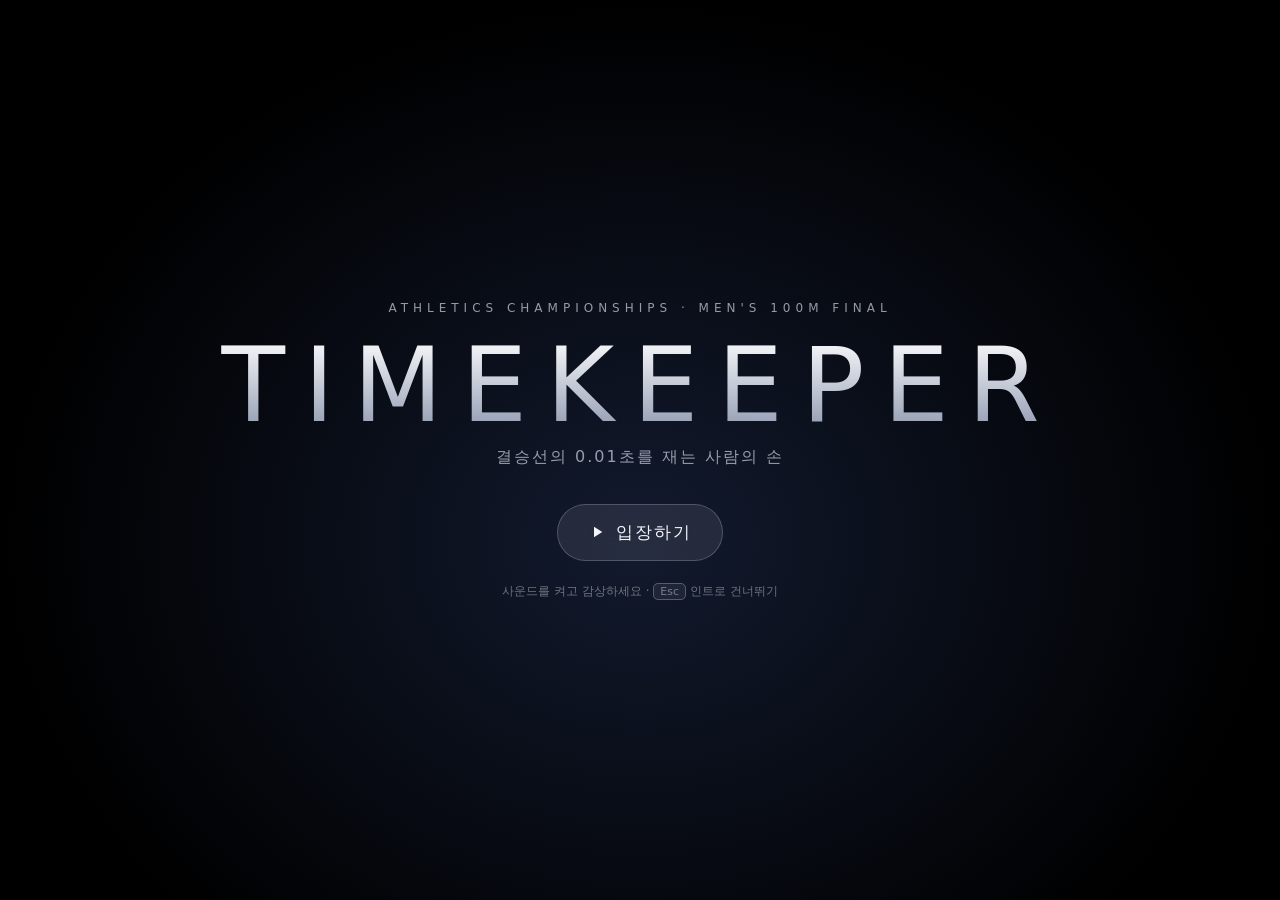
<file: timekeeper.html>
<!DOCTYPE html>
<html lang="ko">
<head>
<meta charset="UTF-8">
<meta name="viewport" content="width=device-width, initial-scale=1, viewport-fit=cover">
<title>100M · Timekeeper</title>
<style>
:root{
  --glass: rgba(255,255,255,.09);
  --glass-hi: rgba(255,255,255,.22);
  --glass-line: rgba(255,255,255,.2);
  --text: #f4f6fb;
  --muted: rgba(235,240,255,.62);
  --go: #3ddc84;
  --stop: #ff5a4e;
  --gold: #ffd36b;
  --font: -apple-system, BlinkMacSystemFont, "Apple SD Gothic Neo", "Pretendard", "Segoe UI", system-ui, sans-serif;
}
*{box-sizing:border-box}
html,body{margin:0;height:100%;background:#000;color:var(--text);font-family:var(--font);overflow:hidden;-webkit-font-smoothing:antialiased}
button{font-family:inherit;color:inherit}

/* ---------- 무대 ---------- */
#stage{position:fixed;inset:0;overflow:hidden;background:#03050b}
#stage canvas{position:absolute;inset:0;width:100%;height:100%;display:block}
#bg{transform:scale(1.04)} /* 블러 가장자리 숨김 */
#grade{position:absolute;inset:0;pointer-events:none;
  background:
    radial-gradient(ellipse 75% 70% at 50% 48%, transparent 45%, rgba(0,0,0,.55) 100%),
    linear-gradient(180deg, rgba(20,40,80,.18), rgba(60,30,10,.12));
  mix-blend-mode:normal}
#grain{position:absolute;inset:-50%;pointer-events:none;opacity:.10;mix-blend-mode:overlay;animation:grain .5s steps(6) infinite}
@keyframes grain{
  0%{transform:translate(0,0)}20%{transform:translate(-3%,2%)}40%{transform:translate(2%,-4%)}
  60%{transform:translate(-4%,-1%)}80%{transform:translate(3%,3%)}100%{transform:translate(0,0)}}
.lb{position:absolute;left:0;right:0;height:11vh;background:#000;z-index:5;transition:height 1.6s cubic-bezier(.7,0,.2,1)}
.lb.top{top:0}.lb.bottom{bottom:0}
body.main .lb{height:0}
#fade{position:absolute;inset:0;background:#000;opacity:1;pointer-events:none;z-index:6}

/* ---------- 손 + 스톱워치 ---------- */
/* 손이 흐려지지 않도록: 퍼센트 translate(소수점 픽셀), 상시 filter, 회전 애니메이션 제거.
   등장 연출(blur/scale)은 offstage → 기본 상태 전환 때만 쓰고, 끝나면 transform/filter가 없는 상태로 둔다 */
#rig{--w:min(82vh,96vw);position:absolute;left:calc(50% - var(--w) / 2);top:calc(44% - var(--w) / 2);
  width:var(--w);height:var(--w);z-index:2;
  transition:transform 2s cubic-bezier(.2,.7,.1,1), opacity 1.4s ease, filter 2s ease}
#rig.offstage{opacity:0;transform:translateY(28%) scale(1.35);filter:blur(16px)}
#rig.instant{transition:none}
#rigInner{width:100%;height:100%}
#watchSvg{width:100%;height:100%;overflow:visible;display:block}

/* 손가락 · 버튼 프레스 */
#thumb,#indexF,#capStart,#capSplit{transition:transform .1s cubic-bezier(.4,0,.7,1)}
#thumbTip{transition:transform .1s cubic-bezier(.4,0,.7,1);transform-box:view-box;transform-origin:640px 335px}
#indexTip{transition:transform .1s cubic-bezier(.4,0,.7,1);transform-box:view-box;transform-origin:142px 254px}
.press-start #thumb{transform:translate(-3px,5px)}
.press-start #thumbTip{transform:rotate(-6deg)}
.press-start #capStart{transform:translateY(9px)}
.press-split #indexTip{transform:rotate(7deg)}
.press-split #capSplit{transform:translateY(9px)}
.release #thumb,.release #thumbTip,.release #capStart,
.release #indexF,.release #indexTip,.release #capSplit{transition-duration:.16s;transition-timing-function:cubic-bezier(.2,.8,.3,1)}

/* LCD */
.seg{fill:rgba(20,30,22,.07)}
.seg.on{fill:#17201a}
.segsh{fill:transparent}
.segsh.on{fill:rgba(20,30,22,.16)}
.lcdtxt{fill:rgba(20,30,22,.08);font:700 11px var(--font);letter-spacing:.5px}
.lcdtxt.on{fill:#17201a}
.lcdtxt.blink{animation:blink .5s steps(1) infinite}
@keyframes blink{50%{fill:rgba(20,30,22,.08)}}

/* ---------- 방송 그래픽 ---------- */
#lowerThird{position:absolute;left:6vw;bottom:calc(11vh + 4vh);z-index:7;display:flex;align-items:stretch;
  opacity:0;transform:translateX(-30px);transition:all .7s cubic-bezier(.2,.8,.2,1);font-weight:700}
#lowerThird.show{opacity:1;transform:none}
.lt-live{background:#d6202a;padding:0 14px;display:flex;align-items:center;gap:8px;font-size:13px;letter-spacing:2px}
.lt-live i{width:8px;height:8px;border-radius:50%;background:#fff;animation:pulse 1s infinite}
@keyframes pulse{50%{opacity:.25}}
.lt-main{background:rgba(8,12,24,.82);padding:10px 18px;border-left:3px solid var(--gold)}
.lt-title{font-size:clamp(16px,2.2vw,24px);letter-spacing:1.5px}
.lt-sub{font-size:13px;color:var(--muted);font-weight:500;margin-top:3px}

#subtitle{position:absolute;left:0;right:0;bottom:calc(11vh + 6vh);text-align:center;z-index:7;opacity:0;transition:opacity .5s}
#subtitle.show{opacity:1}
#subtitle .en{font:italic 300 clamp(30px,5vw,58px)/1.1 Georgia,"Times New Roman",serif;letter-spacing:2px;text-shadow:0 2px 20px rgba(0,0,0,.8)}
#subtitle .ko{font-size:clamp(13px,1.4vw,16px);color:var(--muted);margin-top:8px;letter-spacing:6px}

#caption{position:absolute;left:0;right:0;top:calc(11vh + 3vh);text-align:center;z-index:7;opacity:0;transition:opacity .8s, top 1.6s;
  font-size:12px;letter-spacing:6px;color:var(--muted)}
#caption.show{opacity:1}
body.main #caption{top:22px}

/* ---------- 스플래시 ---------- */
#splash{position:fixed;inset:0;z-index:50;display:grid;place-items:center;background:radial-gradient(ellipse at 50% 60%,#121a2e 0%,#000 70%);transition:opacity 1s}
#splash.gone{opacity:0;pointer-events:none}
.splash-inner{text-align:center;padding:24px}
.eyebrow{font-size:12px;letter-spacing:5px;color:var(--muted)}
#splash h1{font:200 clamp(44px,9vw,104px)/1 var(--font);letter-spacing:.18em;margin:18px 0 10px;
  background:linear-gradient(180deg,#fff,#8a95ad);-webkit-background-clip:text;background-clip:text;color:transparent}
#splash p{color:var(--muted);margin:0 0 36px;letter-spacing:2px}
#enter{display:inline-flex;align-items:center;gap:10px;padding:16px 30px;border-radius:999px;border:1px solid var(--glass-line);
  background:var(--glass);backdrop-filter:blur(16px);-webkit-backdrop-filter:blur(16px);font-size:17px;cursor:pointer;letter-spacing:2px;transition:transform .15s, background .2s}
#enter:hover{background:var(--glass-hi);transform:translateY(-1px)}
#enter svg{width:18px;height:18px;fill:currentColor}
#splash small{display:block;margin-top:22px;color:rgba(255,255,255,.4);font-size:12px}
kbd{border:1px solid rgba(255,255,255,.25);border-radius:5px;padding:1px 6px;font:inherit;font-size:11px;background:rgba(255,255,255,.06)}

#skip{position:fixed;right:22px;bottom:calc(11vh + 18px);z-index:20;border:1px solid var(--glass-line);background:rgba(0,0,0,.35);
  backdrop-filter:blur(10px);-webkit-backdrop-filter:blur(10px);border-radius:999px;padding:8px 16px;font-size:13px;cursor:pointer;letter-spacing:1px}
.hidden{display:none!important}

/* ---------- 글래스모피즘 UI ---------- */
.glass{
  background:linear-gradient(135deg,rgba(255,255,255,.16),rgba(255,255,255,.04));
  border:1px solid var(--glass-line);
  box-shadow:0 20px 50px rgba(0,0,0,.35), inset 0 1px 0 rgba(255,255,255,.35), inset 0 -1px 0 rgba(255,255,255,.05);
  backdrop-filter:blur(22px) saturate(160%);-webkit-backdrop-filter:blur(22px) saturate(160%);
}
#ui{position:fixed;inset:0;z-index:10;pointer-events:none;opacity:0;transition:opacity 1s}
#ui.show{opacity:1}
#ui > *{pointer-events:auto}

#controls{position:absolute;left:50%;bottom:max(22px,env(safe-area-inset-bottom));transform:translateX(-50%);
  border-radius:34px;padding:14px 22px 12px;display:flex;flex-direction:column;align-items:center;gap:10px;min-width:330px}
.readout{display:flex;align-items:baseline;gap:12px;font-variant-numeric:tabular-nums}
#roLabel{font-size:11px;letter-spacing:3px;color:var(--muted);min-width:56px;text-align:right}
#roTime{font-size:18px;font-weight:500;letter-spacing:1px;min-width:96px}
.row{display:flex;align-items:center;gap:26px}
.gbtn{width:66px;height:66px;border-radius:50%;border:1px solid rgba(255,255,255,.22);cursor:pointer;
  background:linear-gradient(160deg,rgba(255,255,255,.18),rgba(255,255,255,.04));
  box-shadow:inset 0 1px 0 rgba(255,255,255,.4), 0 8px 20px rgba(0,0,0,.25);
  display:flex;flex-direction:column;align-items:center;justify-content:center;gap:3px;font-size:11px;letter-spacing:1px;
  transition:transform .12s, background .25s, opacity .25s, box-shadow .25s}
.gbtn svg{width:20px;height:20px;fill:none;stroke:currentColor;stroke-width:2;stroke-linecap:round;stroke-linejoin:round}
.gbtn:hover:not(:disabled){background:linear-gradient(160deg,rgba(255,255,255,.28),rgba(255,255,255,.08))}
.gbtn:active:not(:disabled){transform:scale(.93)}
.gbtn:disabled{opacity:.35;cursor:default}
.gbtn.primary{width:86px;height:86px;font-size:13px;color:#d9ffe9;
  background:linear-gradient(160deg,rgba(61,220,132,.42),rgba(61,220,132,.12));border-color:rgba(120,255,180,.45);
  box-shadow:inset 0 1px 0 rgba(255,255,255,.45), 0 10px 30px rgba(61,220,132,.25)}
.gbtn.primary svg{width:26px;height:26px;fill:currentColor;stroke:none}
.gbtn.primary.running{color:#ffe1de;background:linear-gradient(160deg,rgba(255,90,78,.45),rgba(255,90,78,.12));
  border-color:rgba(255,140,130,.5);box-shadow:inset 0 1px 0 rgba(255,255,255,.45), 0 10px 30px rgba(255,90,78,.28)}
.gbtn.on{background:linear-gradient(160deg,rgba(255,255,255,.32),rgba(255,255,255,.1))}
.keys{font-size:11px;color:rgba(255,255,255,.45);display:flex;gap:6px;align-items:center}

#lapCard{position:absolute;right:28px;top:50%;transform:translateY(-50%);width:270px;max-height:56vh;border-radius:24px;padding:16px 8px 10px 16px;
  display:flex;flex-direction:column;transition:opacity .3s, transform .3s}
#lapCard header{display:flex;justify-content:space-between;font-size:11px;letter-spacing:3px;color:var(--muted);padding:0 10px 10px 0;border-bottom:1px solid rgba(255,255,255,.12)}
#lapList{list-style:none;margin:0;padding:0 8px 0 0;overflow:auto;font-variant-numeric:tabular-nums}
#lapList li{display:grid;grid-template-columns:52px 1fr auto;gap:8px;padding:10px 0;border-bottom:1px solid rgba(255,255,255,.07);font-size:14px;animation:lapIn .35s ease}
#lapList li .n{color:var(--muted);font-size:12px}
#lapList li .tot{color:var(--muted);font-size:12px}
#lapList li.best .sp{color:var(--go)}
#lapList li.worst .sp{color:var(--stop)}
@keyframes lapIn{from{opacity:0;transform:translateY(-6px)}}
#lapEmpty{color:var(--muted);font-size:12px;line-height:1.7;margin:14px 0 4px;text-align:center}
#lapEmpty b{color:var(--text)}
#lapList::-webkit-scrollbar{width:4px}#lapList::-webkit-scrollbar-thumb{background:rgba(255,255,255,.2);border-radius:4px}
#lapCard.closed{opacity:0;pointer-events:none;transform:translateY(-50%) translateX(20px)}

#topTools{position:absolute;top:18px;right:18px;display:flex;gap:10px}
.ibtn{width:42px;height:42px;border-radius:50%;cursor:pointer;display:grid;place-items:center;padding:0}
.ibtn svg{width:18px;height:18px;fill:none;stroke:currentColor;stroke-width:2;stroke-linecap:round;stroke-linejoin:round}

@media (max-width:760px){
  #rig{--w:min(70vh,112vw);top:calc(40% - var(--w) / 2)}
  #lapCard{right:12px;left:12px;top:auto;bottom:205px;transform:none;width:auto;max-height:30vh}
  #lapCard.closed{transform:translateY(10px)}
  #controls{min-width:0;width:calc(100% - 24px)}
  .keys{display:none}
  #lowerThird{left:16px;right:16px}
  body.main #caption{display:none}
}

</style>
</head>
<body>
<div id="stage">
  <canvas id="bg"></canvas>
  <canvas id="fg"></canvas>

  <div id="rig" class="offstage">
    <div id="rigInner">
      <svg id="watchSvg" viewBox="0 0 800 800" aria-label="손에 쥔 스톱워치"></svg>
    </div>
  </div>

  <div id="grade"></div>
  <div id="grain"></div>
  <div class="lb top"></div>
  <div class="lb bottom"></div>
  <div id="fade"></div>

  <div id="lowerThird">
    <div class="lt-live"><i></i>LIVE</div>
    <div class="lt-main">
      <div class="lt-title">MEN'S 100M · FINAL</div>
      <div class="lt-sub">남자 100m 결승 · 8레인 출발 대기</div>
    </div>
  </div>
  <div id="subtitle"><div class="en"></div><div class="ko"></div></div>
  <div id="caption"></div>
</div>

<!-- 하단 글래스 UI -->
<div id="ui" class="hidden">
  <aside id="lapCard" class="glass">
    <header><span>LAPS</span><span id="lapCount">0</span></header>
    <ol id="lapList"></ol>
    <p id="lapEmpty">측정 중 <b>랩</b>을 누르면<br>구간 기록이 여기에 쌓입니다</p>
  </aside>

  <nav id="controls" class="glass">
    <div class="readout"><span id="roLabel">READY</span><span id="roTime">0:00.00</span></div>
    <div class="row">
      <button id="btnSecondary" class="gbtn" disabled>
        <svg viewBox="0 0 24 24"><path id="icoSecondary" d="M5 21V4h11l-1.5 3.5L16 11H5"/></svg>
        <span id="lblSecondary">랩</span>
      </button>
      <button id="btnPrimary" class="gbtn primary">
        <svg viewBox="0 0 24 24"><path id="icoPrimary" d="M8 5v14l11-7z"/></svg>
        <span id="lblPrimary">시작</span>
      </button>
      <button id="btnLaps" class="gbtn">
        <svg viewBox="0 0 24 24"><path d="M4 6h16M4 12h16M4 18h10"/></svg>
        <span>기록</span>
      </button>
    </div>
    <div class="keys"><kbd>Space</kbd> 시작/정지 <kbd>L</kbd> 랩 <kbd>R</kbd> 재설정</div>
  </nav>

  <div id="topTools">
    <button id="btnSound" class="glass ibtn" title="사운드"><svg viewBox="0 0 24 24"><path id="icoSound" d="M4 9v6h4l5 4V5L8 9zM16 8.5a5 5 0 0 1 0 7M18.5 6a8.5 8.5 0 0 1 0 12"/></svg></button>
    <button id="btnReplay" class="glass ibtn" title="인트로 다시 보기"><svg viewBox="0 0 24 24"><path d="M4 12a8 8 0 1 0 2.4-5.7M4 4v4.5h4.5"/></svg></button>
  </div>
</div>

<div id="splash">
  <div class="splash-inner">
    <div class="eyebrow">ATHLETICS CHAMPIONSHIPS · MEN'S 100M FINAL</div>
    <h1>TIMEKEEPER</h1>
    <p>결승선의 0.01초를 재는 사람의 손</p>
    <button id="enter"><svg viewBox="0 0 24 24"><path d="M8 5v14l11-7z"/></svg>입장하기</button>
    <small>사운드를 켜고 감상하세요 · <kbd>Esc</kbd> 인트로 건너뛰기</small>
  </div>
</div>
<button id="skip" class="hidden">건너뛰기 ›</button>

<script>
/* WebAudio로 합성하는 효과음 (외부 음원 파일 없음) */
const AudioFX = (() => {
  let ctx = null, master = null, crowdGain = null, reverb = null, hbTimer = null;
  let muted = false;

  function noise(sec, kind) {
    const len = Math.floor(ctx.sampleRate * sec);
    const buf = ctx.createBuffer(2, len, ctx.sampleRate);
    for (let ch = 0; ch < 2; ch++) {
      const d = buf.getChannelData(ch);
      let b0 = 0, b1 = 0, b2 = 0, last = 0;
      for (let i = 0; i < len; i++) {
        const w = Math.random() * 2 - 1;
        if (kind === 'pink') {
          b0 = 0.99765 * b0 + w * 0.099; b1 = 0.963 * b1 + w * 0.2965; b2 = 0.57 * b2 + w * 1.0527;
          d[i] = (b0 + b1 + b2 + w * 0.1848) * 0.12;
        } else if (kind === 'brown') {
          last = (last + 0.02 * w) / 1.02; d[i] = last * 3.2;
        } else d[i] = w;
      }
    }
    return buf;
  }

  function impulse(sec, decay) {
    const len = Math.floor(ctx.sampleRate * sec);
    const buf = ctx.createBuffer(2, len, ctx.sampleRate);
    for (let ch = 0; ch < 2; ch++) {
      const d = buf.getChannelData(ch);
      for (let i = 0; i < len; i++) d[i] = (Math.random() * 2 - 1) * Math.pow(1 - i / len, decay);
    }
    return buf;
  }

  function init() {
    if (ctx) { ctx.resume(); return; }
    const AC = window.AudioContext || window.webkitAudioContext;
    if (!AC) return;
    ctx = new AC();
    master = ctx.createGain();
    master.gain.value = 0.9;
    master.connect(ctx.destination);

    reverb = ctx.createConvolver();
    reverb.buffer = impulse(3.2, 3);
    const rvGain = ctx.createGain(); rvGain.gain.value = 0.35;
    reverb.connect(rvGain).connect(master);

    // 관중 앰비언스: 두 겹의 노이즈 + 느린 LFO로 웅성거림
    crowdGain = ctx.createGain(); crowdGain.gain.value = 0;
    crowdGain.connect(master);
    [[700, 0.7, 'pink'], [2200, 1.4, 'pink'], [180, 0.8, 'brown']].forEach(([f, q, k], i) => {
      const src = ctx.createBufferSource(); src.buffer = noise(5 + i, k); src.loop = true;
      const bp = ctx.createBiquadFilter(); bp.type = 'bandpass'; bp.frequency.value = f; bp.Q.value = q;
      const g = ctx.createGain(); g.gain.value = i === 2 ? 0.5 : 0.35;
      const lfo = ctx.createOscillator(); lfo.frequency.value = 0.13 + i * 0.21;
      const lfoG = ctx.createGain(); lfoG.gain.value = 0.15;
      lfo.connect(lfoG).connect(g.gain); lfo.start();
      src.connect(bp).connect(g).connect(crowdGain); src.start();
      g.connect(reverb);
    });
  }

  const now = () => ctx.currentTime;

  function crowd(v, sec = 1) {
    if (!ctx) return;
    crowdGain.gain.cancelScheduledValues(now());
    crowdGain.gain.setTargetAtTime(v, now(), Math.max(0.01, sec / 3));
  }

  function thump(t, f, v) {
    const o = ctx.createOscillator(), g = ctx.createGain();
    o.type = 'sine'; o.frequency.setValueAtTime(f, t); o.frequency.exponentialRampToValueAtTime(f * 0.55, t + 0.18);
    g.gain.setValueAtTime(0.0001, t); g.gain.exponentialRampToValueAtTime(v, t + 0.015); g.gain.exponentialRampToValueAtTime(0.0001, t + 0.25);
    o.connect(g).connect(master); o.start(t); o.stop(t + 0.3);
  }

  function heartbeat(on, bpm = 72) {
    if (!ctx) return;
    clearInterval(hbTimer); hbTimer = null;
    if (!on) return;
    const beat = () => { const t = now() + 0.02; thump(t, 62, 0.9); thump(t + 0.22, 55, 0.55); };
    beat(); hbTimer = setInterval(beat, 60000 / bpm);
  }

  // 스톱워치 버튼: 기계식 '딸깍' + 짧은 비프
  function click(beep = true) {
    if (!ctx) return;
    const t = now();
    const src = ctx.createBufferSource(); src.buffer = noise(0.05, 'white');
    const hp = ctx.createBiquadFilter(); hp.type = 'highpass'; hp.frequency.value = 2500;
    const g = ctx.createGain(); g.gain.setValueAtTime(0.5, t); g.gain.exponentialRampToValueAtTime(0.001, t + 0.03);
    src.connect(hp).connect(g).connect(master); src.start(t);
    if (beep) {
      const o = ctx.createOscillator(), og = ctx.createGain();
      o.type = 'square'; o.frequency.value = 4000;
      og.gain.setValueAtTime(0.0001, t + 0.01); og.gain.exponentialRampToValueAtTime(0.05, t + 0.015); og.gain.setValueAtTime(0.05, t + 0.07); og.gain.exponentialRampToValueAtTime(0.0001, t + 0.08);
      o.connect(og).connect(master); o.start(t); o.stop(t + 0.1);
    }
  }

  // 출발 신호총
  function gun() {
    if (!ctx) return;
    const t = now();
    const src = ctx.createBufferSource(); src.buffer = noise(1.2, 'white');
    const lp = ctx.createBiquadFilter(); lp.type = 'lowpass'; lp.frequency.setValueAtTime(6000, t); lp.frequency.exponentialRampToValueAtTime(400, t + 0.5);
    const g = ctx.createGain(); g.gain.setValueAtTime(0.0001, t); g.gain.exponentialRampToValueAtTime(0.9, t + 0.004); g.gain.exponentialRampToValueAtTime(0.0001, t + 0.7);
    src.connect(lp).connect(g); g.connect(master); g.connect(reverb); src.start(t);
    thump(t, 90, 0.8);
    setTimeout(() => crowd(0.95, 0.8), 350);
    setTimeout(() => crowd(0.45, 4), 9000);
  }

  function whoosh() {
    if (!ctx) return;
    const t = now();
    const src = ctx.createBufferSource(); src.buffer = noise(1.4, 'pink');
    const bp = ctx.createBiquadFilter(); bp.type = 'bandpass'; bp.Q.value = 1.2;
    bp.frequency.setValueAtTime(300, t); bp.frequency.exponentialRampToValueAtTime(3000, t + 0.7); bp.frequency.exponentialRampToValueAtTime(500, t + 1.3);
    const g = ctx.createGain(); g.gain.setValueAtTime(0.0001, t); g.gain.exponentialRampToValueAtTime(0.6, t + 0.6); g.gain.exponentialRampToValueAtTime(0.0001, t + 1.35);
    src.connect(bp).connect(g).connect(master); src.start(t);
  }

  function toggleMute() {
    muted = !muted;
    if (master) master.gain.setTargetAtTime(muted ? 0 : 0.9, now(), 0.05);
    return muted;
  }

  return { init, crowd, heartbeat, click, gun, whoosh, toggleMute, get muted() { return muted; } };
})();

</script>
<script>
/* 육상 경기장 시네마틱 렌더러 (Canvas 2D, 간이 원근 투영)
   좌표계: x = 트랙 진행 방향(오른쪽 +), y = 위, z = 카메라에서 관중석 방향 */
const Stadium = (() => {
  const bgC = document.getElementById('bg'), fgC = document.getElementById('fg');
  const B = bgC.getContext('2d'), F = fgC.getContext('2d');
  let W = 0, H = 0, DPR = 1;

  const cam = { x: -10, y: 12, z: -16, f: 1.05, cy: 0.26 };
  const S = { scene: 'track', pose: 0, flashRate: 1, starterK: 0, race: null, follow: false, time: 0 };

  const TRACK_Z0 = 10, LANE = 1.22, LANES = 8;
  const TRACK_Z1 = TRACK_Z0 + 0.25 + LANE * LANES + 0.5;
  const BOARD_Z = TRACK_Z1 + 1.3;
  const STAND_Z0 = BOARD_Z + 1.2, STAND_Y0 = 1.3, TIERS = 46, TDZ = 1.0, TDY = 0.56;
  const ROOF_Z_FRONT = STAND_Z0 + 18, ROOF_Z_BACK = STAND_Z0 + TIERS * TDZ + 3;
  const ROOF_Y_FRONT = STAND_Y0 + TIERS * TDY + 4.5;
  const X_MIN = -120, X_MAX = 220, TEX_W = 4096, ROW_H = 6;

  let crowdTex, glowCool, glowWarm;
  const flashes = [];
  const rand = (a, b) => a + Math.random() * (b - a);
  const lerp = (a, b, k) => a + (b - a) * k;
  const clamp = (v, a, b) => Math.max(a, Math.min(b, v));

  /* ---------- 사전 생성 텍스처 ---------- */
  function buildCrowd() {
    crowdTex = document.createElement('canvas');
    crowdTex.width = TEX_W; crowdTex.height = TIERS * ROW_H;
    const c = crowdTex.getContext('2d');
    const pxm = TEX_W / (X_MAX - X_MIN), seat = 0.55 * pxm;
    const shirts = ['#c8343a', '#e8e3d8', '#2a5bd7', '#f2c230', '#1b1b1f', '#3f8f4f', '#e66a2c', '#7a3fb0', '#f4f4f4', '#d24a7a', '#23305a', '#9aa3b5', '#111'];
    const skins = ['#e3b48f', '#c58b62', '#8d5a3b', '#5a3622', '#f0c9a6'];
    for (let r = 0; r < TIERS; r++) {
      const y = r * ROW_H;
      c.fillStyle = r % 2 ? '#141824' : '#10131c'; c.fillRect(0, y, TEX_W, ROW_H);
      for (let x = 0; x < TEX_W; x += seat) {
        const xm = X_MIN + x / pxm;
        if (Math.abs(((xm + 600) % 26) - 13) < 0.7) { c.fillStyle = '#2a3042'; c.fillRect(x, y, seat, ROW_H); continue; }
        if (Math.random() < 0.06) continue;
        const jx = x + rand(-0.8, 0.8);
        c.fillStyle = shirts[Math.random() * shirts.length | 0];
        c.fillRect(jx + 0.5, y + 2.6, seat - 1.2, ROW_H - 2.6);
        c.fillStyle = skins[Math.random() * skins.length | 0];
        c.fillRect(jx + 1.4, y + 0.5, seat - 3, 2.3);
      }
    }
  }
  function glow(rgb) {
    const s = document.createElement('canvas'); s.width = s.height = 128;
    const c = s.getContext('2d'); const g = c.createRadialGradient(64, 64, 0, 64, 64, 64);
    g.addColorStop(0, `rgba(${rgb},1)`); g.addColorStop(0.12, `rgba(${rgb},.85)`);
    g.addColorStop(0.35, `rgba(${rgb},.22)`); g.addColorStop(1, `rgba(${rgb},0)`);
    c.fillStyle = g; c.fillRect(0, 0, 128, 128); return s;
  }

  function resize() {
    DPR = Math.min(window.devicePixelRatio || 1, 1.6);
    W = window.innerWidth; H = window.innerHeight;
    for (const c of [bgC, fgC]) { c.width = Math.round(W * DPR); c.height = Math.round(H * DPR); }
  }

  /* ---------- 투영 ---------- */
  const FL = () => cam.f * H;
  function P(x, y, z) {
    const Z = Math.max(0.05, z - cam.z), f = FL();
    return [W / 2 + f * (x - cam.x) / Z, cam.cy * H - f * (y - cam.y) / Z, f / Z];
  }
  const rowY = (y, z) => cam.cy * H - FL() * (y - cam.y) / Math.max(0.05, z - cam.z);

  /* ---------- 배경: 하늘, 지붕 조명, 관중석, 전광판 ---------- */
  function drawBG(dt) {
    const c = B;
    c.setTransform(DPR, 0, 0, DPR, 0, 0);
    const sky = c.createLinearGradient(0, 0, 0, H);
    sky.addColorStop(0, '#02030a'); sky.addColorStop(0.55, '#0a0f1f'); sky.addColorStop(1, '#141a2c');
    c.fillStyle = sky; c.fillRect(0, 0, W, H);

    // 지붕 캐노피 (아래면)
    const yBack = rowY(ROOF_Y_FRONT + 3, ROOF_Z_BACK), yFront = rowY(ROOF_Y_FRONT, ROOF_Z_FRONT);
    c.fillStyle = '#06070c';
    c.fillRect(0, Math.min(yBack, yFront) - 2, W, Math.abs(yFront - yBack) + 4);
    c.strokeStyle = 'rgba(80,90,120,.18)'; c.lineWidth = 1;
    for (let x = Math.floor((cam.x - 140) / 8) * 8; x < cam.x + 140; x += 8) {
      const a = P(x, ROOF_Y_FRONT, ROOF_Z_FRONT), b = P(x, ROOF_Y_FRONT + 3, ROOF_Z_BACK);
      c.beginPath(); c.moveTo(a[0], a[1]); c.lineTo(b[0], b[1]); c.stroke();
    }

    // 관중석 (먼 층부터)
    c.imageSmoothingEnabled = true;
    for (let k = TIERS - 1; k >= 0; k--) {
      const z = STAND_Z0 + k * TDZ, y = STAND_Y0 + k * TDY;
      const yTop = rowY(y + TDY, z + TDZ), yBot = rowY(y, z) + 0.6;
      if (yBot < -10 || yTop > H + 10) continue;
      const a = P(X_MIN, y, z + TDZ * 0.5), b = P(X_MAX, y, z + TDZ * 0.5);
      c.globalAlpha = 0.55 + 0.45 * (k / TIERS);
      c.drawImage(crowdTex, 0, k * ROW_H, TEX_W, ROW_H, a[0], yTop, b[0] - a[0], Math.max(1, yBot - yTop));
    }
    c.globalAlpha = 1;
    // 관중석 노출 보정: 위쪽일수록 어둡게
    const topY = rowY(STAND_Y0 + TIERS * TDY, STAND_Z0 + TIERS * TDZ), botY = rowY(STAND_Y0, STAND_Z0);
    const dk = c.createLinearGradient(0, topY, 0, botY);
    dk.addColorStop(0, 'rgba(3,4,10,.78)'); dk.addColorStop(0.6, 'rgba(3,4,10,.5)'); dk.addColorStop(1, 'rgba(3,4,10,.3)');
    c.fillStyle = dk; c.fillRect(0, topY, W, botY - topY);
    // 관중석 하단 벽
    const wTop = rowY(STAND_Y0, STAND_Z0), wBot = rowY(0, STAND_Z0);
    c.fillStyle = '#0b0d14'; c.fillRect(0, wTop, W, wBot - wTop + 1);

    // 관중석 위로 깔리는 조명 헤이즈
    c.globalCompositeOperation = 'lighter';
    const hz = c.createLinearGradient(0, yFront, 0, wTop);
    hz.addColorStop(0, 'rgba(120,140,190,.16)'); hz.addColorStop(0.5, 'rgba(90,100,140,.06)'); hz.addColorStop(1, 'rgba(0,0,0,0)');
    c.fillStyle = hz; c.fillRect(0, yFront, W, Math.max(0, wTop - yFront));

    // 카메라 플래시
    const spawn = S.flashRate * dt * 22;
    for (let i = 0; i < spawn + (Math.random() < spawn % 1 ? 1 : 0); i++) {
      const k = Math.random() * TIERS | 0;
      flashes.push({ x: cam.x + rand(-60, 60), y: STAND_Y0 + k * TDY + 0.6, z: STAND_Z0 + k * TDZ, life: rand(0.06, 0.16), age: 0 });
    }
    for (let i = flashes.length - 1; i >= 0; i--) {
      const fl = flashes[i]; fl.age += dt;
      if (fl.age > fl.life) { flashes.splice(i, 1); continue; }
      const p = P(fl.x, fl.y, fl.z), s = Math.max(6, p[2] * 1.4) * (1 - fl.age / fl.life);
      c.globalAlpha = 0.9; c.drawImage(glowCool, p[0] - s / 2, p[1] - s / 2, s, s);
    }
    c.globalAlpha = 1;

    // 지붕 조명등 + 아나모픽 플레어
    for (let x = Math.floor((cam.x - 150) / 3.2) * 3.2; x < cam.x + 150; x += 3.2) {
      for (let r = 0; r < 2; r++) {
        const p = P(x, ROOF_Y_FRONT - 0.3 - r * 0.9, ROOF_Z_FRONT - 0.5);
        if (p[0] < -50 || p[0] > W + 50) continue;
        const s = Math.max(5, p[2] * 2.6);
        c.drawImage(r ? glowWarm : glowCool, p[0] - s / 2, p[1] - s / 2, s, s);
      }
    }
    for (const cx of [-58, -18, 22, 62, 102, 142]) {
      const p = P(cx, ROOF_Y_FRONT - 0.7, ROOF_Z_FRONT - 0.6);
      if (p[0] < -W || p[0] > 2 * W) continue;
      const s = Math.max(40, p[2] * 16);
      c.globalAlpha = 0.55; c.drawImage(glowCool, p[0] - s / 2, p[1] - s / 2, s, s);
      const lg = c.createLinearGradient(p[0] - W * 0.4, 0, p[0] + W * 0.4, 0);
      lg.addColorStop(0, 'rgba(90,150,255,0)'); lg.addColorStop(0.5, 'rgba(140,190,255,.5)'); lg.addColorStop(1, 'rgba(90,150,255,0)');
      c.globalAlpha = 0.6; c.fillStyle = lg; c.fillRect(p[0] - W * 0.4, p[1] - 1, W * 0.8, 2);
      c.globalAlpha = 1;
    }
    c.globalCompositeOperation = 'source-over';

    // LED 광고 보드
    const bTop = rowY(0.95, BOARD_Z), bBot = rowY(0, BOARD_Z);
    c.fillStyle = '#04050a'; c.fillRect(0, bTop, W, bBot - bTop + 1);
    const fs = (bBot - bTop) * 0.62;
    if (fs > 1.5) {
      c.save(); c.beginPath(); c.rect(0, bTop, W, bBot - bTop); c.clip();
      c.font = `800 ${fs}px ${getComputedStyle(document.body).fontFamily}`;
      c.textBaseline = 'middle';
      const msgs = [['100M FINAL', '#ff8a1e'], ['ATHLETICS CHAMPIONSHIPS 2026', '#f2f5ff'], ['● LIVE', '#ff3b3b'], ['TIMEKEEPER', '#4fd1ff']];
      const span = 16, off = (S.time * 2.2) % (span * msgs.length);
      for (let x = Math.floor((cam.x - 120) / span) * span; x < cam.x + 120; x += span) {
        const idx = ((Math.round(x / span) % msgs.length) + msgs.length) % msgs.length;
        const p = P(x - off, 0.47, BOARD_Z);
        c.fillStyle = msgs[idx][1]; c.globalAlpha = 0.9;
        c.fillText(msgs[idx][0], p[0], p[1]);
      }
      c.restore(); c.globalAlpha = 1;
      c.globalCompositeOperation = 'lighter';
      c.fillStyle = 'rgba(255,140,60,.06)'; c.fillRect(0, bTop - (bBot - bTop), W, (bBot - bTop) * 3);
      c.globalCompositeOperation = 'source-over';
    }
  }

  /* ---------- 전경: 트랙, 잔디, 선수 ---------- */
  function drawFG() {
    const c = F;
    c.setTransform(DPR, 0, 0, DPR, 0, 0);
    c.clearRect(0, 0, W, H);
    if (S.scene === 'starter') { drawStarter(c); return; }

    const yApron = rowY(0, BOARD_Z), yT1 = rowY(0, TRACK_Z1), yT0 = rowY(0, TRACK_Z0);
    // 에이프런
    c.fillStyle = '#3a1a16'; c.fillRect(0, yApron, W, yT1 - yApron + 1);
    // 트랙
    const tg = c.createLinearGradient(0, yT1, 0, yT0);
    tg.addColorStop(0, '#6e2a1f'); tg.addColorStop(1, '#a8452f');
    c.fillStyle = tg; c.fillRect(0, yT1, W, yT0 - yT1 + 1);
    // 레인 라인
    for (let i = 0; i <= LANES; i++) {
      const z = TRACK_Z0 + 0.25 + i * LANE;
      const a = rowY(0, z), b = rowY(0, z + 0.05);
      c.fillStyle = 'rgba(245,242,235,.85)'; c.fillRect(0, b, W, Math.max(0.7, a - b));
    }
    // 출발선, 10m 표시, 결승선
    const zA = TRACK_Z0 + 0.25, zB = TRACK_Z0 + 0.25 + LANE * LANES;
    const line = (x, w, col) => {
      const p1 = P(x, 0, zA), p2 = P(x + w, 0, zA), p3 = P(x + w, 0, zB), p4 = P(x, 0, zB);
      c.fillStyle = col; c.beginPath(); c.moveTo(p1[0], p1[1]); c.lineTo(p2[0], p2[1]); c.lineTo(p3[0], p3[1]); c.lineTo(p4[0], p4[1]); c.fill();
    };
    line(0.02, 0.05, 'rgba(255,255,255,.95)');
    line(100, 0.05, 'rgba(255,255,255,.95)');
    for (let x = 10; x < 100; x += 10) line(x, 0.05, 'rgba(255,255,255,.25)');
    // 트랙 광택 (조명 반사)
    c.globalCompositeOperation = 'lighter';
    const sh = c.createLinearGradient(0, yT1, 0, yT0);
    sh.addColorStop(0, 'rgba(140,160,220,.22)'); sh.addColorStop(0.4, 'rgba(120,130,170,.05)'); sh.addColorStop(1, 'rgba(0,0,0,0)');
    c.fillStyle = sh; c.fillRect(0, yT1, W, yT0 - yT1);
    c.globalCompositeOperation = 'source-over';
    // 잔디 (줄무늬)
    let zz = TRACK_Z0;
    for (let i = 0; zz > cam.z + 0.3 && i < 40; i++) {
      const z2 = Math.max(cam.z + 0.3, zz - 3);
      const ya = rowY(0, zz), yb = rowY(0, z2);
      if (ya > H) break;
      c.fillStyle = i % 2 ? '#14301a' : '#183a1f';
      c.fillRect(0, ya, W, Math.min(H, yb) - ya + 1);
      zz = z2;
    }
    const gv = c.createLinearGradient(0, yT0, 0, H);
    gv.addColorStop(0, 'rgba(0,0,0,0)'); gv.addColorStop(1, 'rgba(0,0,0,.55)');
    c.fillStyle = gv; c.fillRect(0, yT0, W, H - yT0);

    // 선수 (먼 레인부터)
    for (let i = LANES - 1; i >= 0; i--) drawRunner(c, i);
  }

  /* ---------- 선수 ---------- */
  const KNEEL = {
    head: [0.13, 0.63], sh: [-0.02, 0.6], hip: [-0.62, 0.5],
    elbN: [-0.01, 0.3], handN: [0, 0], elbF: [0.02, 0.3], handF: [0.03, 0],
    kneeN: [-0.3, 0.3], ankN: [-0.55, 0.09], toeN: [-0.44, 0.01],
    kneeF: [-0.68, 0.05], ankF: [-1.02, 0.14], toeF: [-0.92, 0.01],
  };
  const SET = {
    head: [0.09, 0.69], sh: [-0.06, 0.65], hip: [-0.58, 0.88],
    elbN: [-0.04, 0.33], handN: [0, 0], elbF: [-0.02, 0.33], handF: [0.03, 0],
    kneeN: [-0.27, 0.5], ankN: [-0.52, 0.1], toeN: [-0.41, 0.01],
    kneeF: [-0.78, 0.4], ankF: [-1.13, 0.22], toeF: [-1.03, 0.02],
  };
  const RUNNERS = Array.from({ length: LANES }, (_, i) => ({
    singlet: ['#e8e8ea', '#f2c230', '#1f6fe0', '#d42a2a', '#16a35a', '#f07c1c', '#1a1a1f', '#8a2be2'][i],
    shorts: ['#1a1a1f', '#0a5a2a', '#0b2a6b', '#1a1a1f', '#f2f2f2', '#1a1a1f', '#c8a43a', '#1a1a1f'][i],
    shoe: ['#d7ff3a', '#ff4fa0', '#ffffff', '#3affd2', '#ff7a1a', '#d7ff3a', '#ff3a3a', '#ffffff'][i],
    skin: ['#5a3624', '#7a4a2e', '#3e2418', '#8d5a3b', '#4a2c1c', '#b07a52', '#352015', '#6a4028'][i],
    rt: rand(0.12, 0.17), vmax: rand(11.3, 12.1), tau: rand(1.1, 1.4), bob: rand(0, 6),
  }));

  function runPose(ph, lean) {
    const hipY = 0.97 + 0.03 * Math.cos(ph * 2);
    const hip = [0, hipY];
    const sh = [0.55 * Math.sin(lean), hipY + 0.55 * Math.cos(lean)];
    const head = [sh[0] + 0.18 * Math.sin(lean + 0.2), sh[1] + 0.18 * Math.cos(lean + 0.2)];
    const leg = p => {
      const a = 0.7 * Math.sin(p) + 0.12 + lean * 0.25;
      const bend = 0.25 + 1.5 * Math.max(0, Math.cos(p));
      const knee = [hip[0] + 0.46 * Math.sin(a), hip[1] - 0.46 * Math.cos(a)];
      const sa = a - bend;
      const ank = [knee[0] + 0.46 * Math.sin(sa), knee[1] - 0.46 * Math.cos(sa)];
      const toe = [ank[0] + 0.17 * Math.cos(sa), ank[1] + 0.17 * Math.sin(sa)];
      return [knee, ank, toe];
    };
    const arm = p => {
      const ua = -0.85 * Math.sin(p) + lean * 0.4;
      const elb = [sh[0] + 0.3 * Math.sin(ua), sh[1] - 0.3 * Math.cos(ua)];
      const fa = ua + 1.45;
      return [elb, [elb[0] + 0.27 * Math.sin(fa), elb[1] - 0.27 * Math.cos(fa)]];
    };
    const [kneeN, ankN, toeN] = leg(ph), [kneeF, ankF, toeF] = leg(ph + Math.PI);
    const [elbN, handN] = arm(ph), [elbF, handF] = arm(ph + Math.PI);
    return { head, sh, hip, elbN, handN, elbF, handF, kneeN, ankN, toeN, kneeF, ankF, toeF };
  }

  function shade(hex, k) { // k<0 어둡게, k>0 밝게
    const n = parseInt(hex.slice(1), 16); let r = n >> 16, g = (n >> 8) & 255, b = n & 255;
    const t = k < 0 ? 0 : 255, a = Math.abs(k);
    r = Math.round(r + (t - r) * a); g = Math.round(g + (t - g) * a); b = Math.round(b + (t - b) * a);
    return `rgb(${r},${g},${b})`;
  }

  function raceState(R, t) {
    const tt = t - R.rt;
    if (tt <= 0) return { d: 0, tt };
    let d = R.vmax * (tt - R.tau * (1 - Math.exp(-tt / R.tau)));
    if (d > 100) d = 100 + 22 * (1 - Math.exp(-(d - 100) / 22));
    return { d, tt };
  }

  function drawRunner(c, i) {
    const R = RUNNERS[i];
    const z = TRACK_Z0 + 0.25 + LANE * (i + 0.5);
    let J, rootX = 0;
    const setP = {};
    for (const k in SET) setP[k] = [lerp(KNEEL[k][0], SET[k][0], S.pose), lerp(KNEEL[k][1], SET[k][1], S.pose)];
    const breath = Math.sin(S.time * 1.7 + R.bob) * 0.006;
    for (const k of ['head', 'sh', 'hip']) setP[k][1] += breath;

    if (S.race) {
      const t = S.race.t;
      const { d, tt } = raceState(R, t);
      if (tt <= 0) J = setP;
      else {
        const lean = 0.95 * Math.exp(-tt / 0.8) + 0.16;
        const ph = Math.PI * 2 * (d / 4.4 + 0.5 * (1 - Math.exp(-d / 5))) - 0.6;
        const run = runPose(ph, lean);
        const k = clamp(tt / 0.28, 0, 1);
        J = {};
        for (const key in run) J[key] = [lerp(setP[key][0], run[key][0] - 0.58 + d, k), lerp(setP[key][1], run[key][1], k)];
      }
    } else J = setP;

    const p0 = P(rootX, 0, z), s = p0[2];
    if (p0[0] < -400 || p0[0] > W + 400 + s * 120) { /* 화면 밖 */ }
    const X = j => p0[0] + j[0] * s, Y = j => p0[1] - j[1] * s;

    // 스타팅 블록
    if (!S.race || S.race.t < 1.2) {
      c.fillStyle = '#1b1d22';
      const bx = [-0.5, -1.1], fy = 0.0;
      for (const b of bx) { c.fillRect(X([b - 0.06, 0]), Y([0, 0.14]), 0.16 * s, 0.14 * s); }
      c.fillRect(X([-1.15, 0]), Y([0, 0.03]), 0.7 * s, 0.03 * s + 0.5);
    }
    const skin = shade(R.skin, -0.42), rim = shade(R.skin, 0.3);
    const off = Math.max(0.6, 0.011 * s);
    const limb = (a, b, w, col, rimCol) => {
      c.lineWidth = w * s;
      c.strokeStyle = rimCol; c.beginPath(); c.moveTo(X(a), Y(a) - off); c.lineTo(X(b), Y(b) - off); c.stroke();
      c.strokeStyle = col; c.beginPath(); c.moveTo(X(a), Y(a)); c.lineTo(X(b), Y(b)); c.stroke();
    };
    c.lineCap = 'round'; c.lineJoin = 'round';
    const far = 0.55;
    // 먼 쪽 팔다리
    limb(J.hip, J.kneeF, 0.16, shade(R.skin, -far), shade(R.skin, 0.1));
    limb(J.kneeF, J.ankF, 0.11, shade(R.skin, -far), shade(R.skin, 0.1));
    limb(J.ankF, J.toeF, 0.07, shade(R.shoe, -0.45), shade(R.shoe, -0.2));
    limb(J.sh, J.elbF, 0.09, shade(R.skin, -far), shade(R.skin, 0.1));
    limb(J.elbF, J.handF, 0.075, shade(R.skin, -far), shade(R.skin, 0.1));
    // 몸통
    limb(J.hip, J.sh, 0.27, shade(R.singlet, -0.5), shade(R.singlet, 0.15));
    const mid = (a, b, t) => [lerp(a[0], b[0], t), lerp(a[1], b[1], t)];
    limb(J.hip, mid(J.hip, J.kneeF, 0.4), 0.19, shade(R.shorts, -0.3), shade(R.shorts, 0.2));
    // 머리
    c.fillStyle = rim; c.beginPath(); c.arc(X(J.head), Y(J.head) - off, 0.105 * s, 0, 7); c.fill();
    c.fillStyle = skin; c.beginPath(); c.arc(X(J.head), Y(J.head), 0.105 * s, 0, 7); c.fill();
    // 가까운 쪽 팔다리
    limb(J.hip, J.kneeN, 0.17, skin, rim);
    limb(J.hip, mid(J.hip, J.kneeN, 0.42), 0.2, shade(R.shorts, -0.2), shade(R.shorts, 0.3));
    limb(J.kneeN, J.ankN, 0.115, skin, rim);
    limb(J.ankN, J.toeN, 0.075, shade(R.shoe, -0.15), shade(R.shoe, 0.3));
    limb(J.sh, J.elbN, 0.095, skin, rim);
    limb(J.elbN, J.handN, 0.08, skin, rim);
    // 레인 번호 비브
    if (s > 30) {
      const bp = mid(J.hip, J.sh, 0.55);
      c.fillStyle = 'rgba(255,255,255,.85)';
      c.fillRect(X(bp) - 0.07 * s, Y(bp) - 0.06 * s, 0.14 * s, 0.11 * s);
      c.fillStyle = '#111'; c.font = `700 ${0.09 * s}px sans-serif`; c.textAlign = 'center'; c.textBaseline = 'middle';
      c.fillText(String(i + 1), X(bp), Y(bp) - 0.005 * s);
    }
  }

  /* ---------- 스타터 클로즈업 ---------- */
  function drawStarter(c) {
    const k = S.starterK;
    const u = H * 0.95 * (1 + 0.06 * k);
    const ox = W * 0.6 + (1 - k) * W * 0.02, oy = H * 1.02;
    const pt = (x, y) => [ox + x * u, oy + y * u];
    const body = '#07080c', rimc = 'rgba(160,185,230,.6)';
    const path = (pts, close = true) => {
      c.beginPath(); c.moveTo(...pt(...pts[0]));
      for (let i = 1; i < pts.length; i++) {
        const q = pts[i];
        if (q.length === 6) c.bezierCurveTo(...pt(q[0], q[1]), ...pt(q[2], q[3]), ...pt(q[4], q[5]));
        else c.lineTo(...pt(q[0], q[1]));
      }
      if (close) c.closePath();
    };
    const shapes = [];
    // 몸통 (재킷)
    shapes.push(() => path([[-0.36, 0.05], [-0.33, -0.3, -0.26, -0.45, -0.16, -0.5], [-0.05, -0.53], [0.06, -0.53],
      [0.16, -0.5, 0.24, -0.47, 0.26, -0.38], [0.3, -0.2, 0.32, -0.05, 0.34, 0.05]]));
    // 목, 머리, 모자
    shapes.push(() => { c.beginPath(); c.ellipse(...pt(0.0, -0.56), 0.055 * u, 0.05 * u, 0, 0, 7); });
    shapes.push(() => { c.beginPath(); c.ellipse(...pt(-0.005, -0.64), 0.07 * u, 0.085 * u, 0, 0, 7); });
    shapes.push(() => path([[-0.08, -0.68], [-0.07, -0.76, 0.05, -0.77, 0.07, -0.69], [0.07, -0.67], [-0.17, -0.665], [-0.15, -0.685]]));
    // 들어 올린 오른팔 + 신호총
    shapes.push(() => path([[0.17, -0.5], [0.24, -0.6, 0.27, -0.66, 0.27, -0.74], [0.25, -0.86], [0.205, -0.86], [0.21, -0.74], [0.2, -0.66, 0.15, -0.6, 0.1, -0.53]]));
    shapes.push(() => { c.beginPath(); c.ellipse(...pt(0.228, -0.885), 0.03 * u, 0.04 * u, 0.1, 0, 7); });
    shapes.push(() => path([[0.215, -0.9], [0.215, -1.02], [0.236, -1.02], [0.24, -0.9], [0.255, -0.89], [0.25, -0.87], [0.2, -0.87]]));
    // 귀를 막은 왼팔
    shapes.push(() => path([[-0.15, -0.53], [-0.29, -0.6], [-0.1, -0.695], [-0.065, -0.64], [-0.215, -0.585], [-0.14, -0.47]]));

    c.save();
    c.translate(-0.0025 * u, -0.003 * u);
    c.fillStyle = rimc; shapes.forEach(s => { s(); c.fill(); });
    c.restore();
    c.fillStyle = body; shapes.forEach(s => { s(); c.fill(); });
    // 재킷 디테일
    c.strokeStyle = 'rgba(200,40,40,.35)'; c.lineWidth = 0.006 * u;
    c.beginPath(); c.moveTo(...pt(-0.03, -0.52)); c.lineTo(...pt(-0.02, 0.05)); c.stroke();
  }

  /* ---------- 루프 ---------- */
  let last = performance.now();
  function frame(now) {
    const dt = Math.min(0.05, (now - last) / 1000); last = now;
    S.time += dt;
    if (S.race) {
      S.race.t = (now - S.race.t0) / 1000;
      if (S.follow) {
        let lead = 0;
        for (const R of RUNNERS) lead = Math.max(lead, raceState(R, S.race.t).d);
        const target = clamp(lead - 0.6, -0.6, 104);
        cam.x += (target - cam.x) * Math.min(1, dt * 2.6);
      }
    }
    if (Stadium.onFrame) Stadium.onFrame(dt);
    drawBG(dt); drawFG();
    requestAnimationFrame(frame);
  }

  function init() {
    resize(); buildCrowd();
    glowCool = glow('210,225,255'); glowWarm = glow('255,215,160');
    window.addEventListener('resize', resize);
    requestAnimationFrame(frame);
  }

  return {
    init, cam, S,
    startRace() { S.race = { t0: performance.now(), t: 0 }; },
    resetRace() { S.race = null; },
    blur(bg, fg) { bgC.style.filter = bg ? `blur(${bg}px)` : 'none'; fgC.style.filter = fg ? `blur(${fg}px)` : 'none'; },
  };
})();

</script>
<script>
/* 손에 쥔 기계식 스톱워치 (SVG) + 7-세그먼트 LCD */
const Watch = (() => {
  const svg = document.getElementById('watchSvg');
  const NS = 'http://www.w3.org/2000/svg';
  const CX = 400, CY = 395, RX = 212, RY = 222;

  /* ---------- 유틸 ---------- */
  const bez = (p, t) => {
    const u = 1 - t;
    return [0, 1].map(i => u * u * u * p[0][i] + 3 * u * u * t * p[1][i] + 3 * u * t * t * p[2][i] + t * t * t * p[3][i]);
  };
  const bezD = (p, t) => {
    const u = 1 - t;
    return [0, 1].map(i => 3 * u * u * (p[1][i] - p[0][i]) + 6 * u * t * (p[2][i] - p[1][i]) + 3 * t * t * (p[3][i] - p[2][i]));
  };
  const norm = v => { const l = Math.hypot(v[0], v[1]) || 1; return [v[0] / l, v[1] / l]; };
  const dStr = p => `M${p[0]} C${p[1]} ${p[2]} ${p[3]}`;
  const deg = v => Math.atan2(v[1], v[0]) * 180 / Math.PI;
  const edge = th => { const a = th * Math.PI / 180; return [CX + RX * Math.sin(a), CY - RY * Math.cos(a)]; };

  /* ---------- 손가락: 굵기가 점점 가늘어지는 면(shape) + 볼륨 셰이딩 ---------- */
  let fid = 0;
  const f1 = n => n.toFixed(1);
  function finger(p, w0, w1, o = {}) {
    const id = 'fc' + (fid++), N = 30, Ls = [], Rs = [], C = [];
    for (let i = 0; i <= N; i++) {
      const t = i / N, c = bez(p, t), d = norm(bezD(p, t)), n = [-d[1], d[0]];
      const hw = (w0 + (w1 - w0) * t) / 2 * (1 + (o.knuckle || 0) * Math.exp(-Math.pow((t - (o.kt ?? 0.45)) / 0.12, 2)));
      Ls.push([c[0] + n[0] * hw, c[1] + n[1] * hw]); Rs.push([c[0] - n[0] * hw, c[1] - n[1] * hw]); C.push(c);
    }
    const r = w1 / 2;
    const d = 'M' + Ls.map(q => f1(q[0]) + ' ' + f1(q[1])).join(' L') +
      ` A${f1(r)} ${f1(r)} 0 0 0 ${f1(Rs[N][0])} ${f1(Rs[N][1])} L` +
      Rs.slice().reverse().map(q => f1(q[0]) + ' ' + f1(q[1])).join(' L');
    const dOpen = d; // 밑단(잘린 면)은 외곽선/음영을 그리지 않아 이음새가 보이지 않음
    const dClosed = d + 'Z';
    const center = 'M' + C.map(q => f1(q[0]) + ' ' + f1(q[1])).join(' L');
    const tip = p[3], dir = norm(bezD(p, 1)), nrm = [-dir[1], dir[0]], ang = deg(dir);
    // 마디 주름
    let creases = '';
    for (const t of (o.creases || [])) {
      const q = bez(p, t), dd = norm(bezD(p, t)), nn = [-dd[1], dd[0]], hw = (w0 + (w1 - w0) * t) / 2;
      for (const k of [-5, 0, 5]) {
        const L2 = hw * (k ? 0.22 : 0.32), qq = [q[0] + dd[0] * k, q[1] + dd[1] * k];
        creases += `<path d="M${f1(qq[0] - nn[0] * L2)} ${f1(qq[1] - nn[1] * L2)} Q${f1(qq[0] + dd[0] * 4)} ${f1(qq[1] + dd[1] * 4)} ${f1(qq[0] + nn[0] * L2)} ${f1(qq[1] + nn[1] * L2)}" stroke="rgba(135,65,45,${k ? .2 : .32})" stroke-width="1.6" fill="none" stroke-linecap="round"/>`;
      }
    }
    // 손톱
    let nail = '';
    if (o.nail !== false) {
      const nw = r * 1.12 * (o.nailW || 1), x0 = -r * 0.62, x1 = r * 0.66, ns = (o.nailSide || 0) * r;
      nail = `<g transform="translate(${f1(tip[0] + nrm[0] * ns)} ${f1(tip[1] + nrm[1] * ns)}) rotate(${f1(ang)})">
        <rect x="${f1(x0 - 3)}" y="${f1(-nw / 2 - 3)}" width="${f1(x1 - x0 + 3)}" height="${f1(nw + 6)}" rx="${f1(nw * .5)}" fill="rgba(150,80,58,.28)" filter="url(#fBlur3)"/>
        <rect x="${f1(x0)}" y="${f1(-nw / 2)}" width="${f1(x1 - x0)}" height="${f1(nw)}" rx="${f1(nw * .46)}" fill="url(#nailGrad)" stroke="rgba(150,85,65,.45)" stroke-width="1.2"/>
        <rect x="${f1(x1 - (x1 - x0) * 0.2)}" y="${f1(-nw / 2 + 1.5)}" width="${f1((x1 - x0) * 0.2 - 1)}" height="${f1(nw - 3)}" rx="${f1(nw * .4)}" fill="#fbeee6" opacity=".85"/>
        <ellipse cx="${f1(x0 + nw * .2)}" cy="0" rx="${f1(nw * .14)}" ry="${f1(nw * .28)}" fill="#fbe3d8" opacity=".55"/>
        <ellipse cx="${f1((x0 + x1) / 2)}" cy="${f1(-nw * .2)}" rx="${f1((x1 - x0) * .3)}" ry="${f1(nw * .07)}" fill="#fff" opacity=".5"/>
      </g>`;
    }
    const sh = o.shadow === false ? '' : `<path d="${d}" fill="rgba(0,0,0,.5)" data-x="" transform="translate(${o.sx ?? 8} ${o.sy ?? 12})" filter="url(#fBlur8)"/>`;
    return `${sh}
      <clipPath id="${id}"><path d="${dClosed}"/></clipPath>
      <path d="${dClosed}" fill="url(#skinFill)"/>
      <g clip-path="url(#${id})">
        <path d="${dOpen}" fill="none" stroke="#9c5a3f" stroke-width="${f1(r * 0.75)}" opacity=".55" filter="url(#fBlur12)"/>
        <path d="${center}" fill="none" stroke="#f7d3bc" stroke-width="${f1(r * 0.5)}" stroke-linecap="round" opacity=".55" transform="translate(${f1(-r * .28)} ${f1(-r * .32)})" filter="url(#fBlur8)"/>
      </g>
      <path d="${dOpen}" fill="none" stroke="rgba(105,50,32,.35)" stroke-width="1.2"/>
      ${creases}${nail}`;
  }

  /* ---------- 7-세그먼트 ---------- */
  function segPolys(w, h, t) {
    const g = t * 0.16, ht = t / 2;
    const Hs = (x1, x2, y) => [[x1 + g, y], [x1 + ht + g, y - ht], [x2 - ht - g, y - ht], [x2 - g, y], [x2 - ht - g, y + ht], [x1 + ht + g, y + ht]];
    const Vs = (x, y1, y2) => [[x, y1 + g], [x + ht, y1 + ht + g], [x + ht, y2 - ht - g], [x, y2 - g], [x - ht, y2 - ht - g], [x - ht, y1 + ht + g]];
    const L = ht, R = w - ht, T = ht, M = h / 2, Bt = h - ht;
    return { a: Hs(L, R, T), b: Vs(R, T, M), c: Vs(R, M, Bt), d: Hs(L, R, Bt), e: Vs(L, M, Bt), f: Vs(L, T, M), g: Hs(L, R, M) };
  }
  const MAP = { 0: 'abcdef', 1: 'bc', 2: 'abdeg', 3: 'abcdg', 4: 'bcfg', 5: 'acdfg', 6: 'acdefg', 7: 'abc', 8: 'abcdefg', 9: 'abcdfg', ' ': '' };
  const digits = [];
  function makeDigit(parent, x, y, w, h, t) {
    const g = document.createElementNS(NS, 'g');
    g.setAttribute('transform', `translate(${x} ${y}) skewX(-7)`);
    const polys = segPolys(w, h, t), seg = {};
    for (const k in polys) {
      const pts = polys[k].map(p => p.join(',')).join(' ');
      const sh = document.createElementNS(NS, 'polygon');
      sh.setAttribute('points', pts); sh.setAttribute('class', 'segsh'); sh.setAttribute('transform', 'translate(2.2 2.6)');
      const s = document.createElementNS(NS, 'polygon');
      s.setAttribute('points', pts); s.setAttribute('class', 'seg');
      g.appendChild(sh); g.appendChild(s);
      seg[k] = [s, sh];
    }
    parent.appendChild(g);
    const d = { seg, val: null, set(v) {
      if (v === this.val) return; this.val = v;
      const on = MAP[v];
      for (const k in seg) { const c = on.includes(k); seg[k][0].classList.toggle('on', c); seg[k][1].classList.toggle('on', c); }
    } };
    digits.push(d); return d;
  }

  /* ---------- SVG 조립 ---------- */
  function build() {
    const btn = (id, th, w, label) => {
      const e = edge(th);
      return `<g transform="translate(${e[0]} ${e[1]}) rotate(${th})">
        <rect x="${-w / 2 - 8}" y="-16" width="${w + 16}" height="34" rx="10" fill="#0c0c0e"/>
        <g id="${id}">
          <rect x="${-w / 2}" y="-38" width="${w}" height="44" rx="9" fill="url(#capSide)"/>
          <rect x="${-w / 2 + 4}" y="-38" width="${w - 8}" height="9" rx="4.5" fill="rgba(255,255,255,.16)"/>
          <rect x="${-w / 2}" y="-38" width="${w}" height="44" rx="9" fill="none" stroke="rgba(255,255,255,.08)"/>
        </g>
      </g>`;
    };

    // 손가락 경로 (베지어). BASE: 손바닥에서 나와 본체 왼쪽을 감싸는 부분(본체 뒤), TIP: 버튼/테두리에 걸치는 끝마디(본체 앞)
    const F_ = {
      index:  { base: [[300, 322], [212, 318], [150, 300], [142, 252]], tip: [[142, 254], [139, 214], [163, 182], [199, 168]], w: [104, 98, 86] },
      middle: { base: [[312, 425], [212, 432], [138, 410], [128, 360]], tip: [[128, 362], [130, 334], [154, 318], [186, 318]], w: [108, 100, 88] },
      ring:   { base: [[330, 522], [232, 532], [160, 508], [150, 458]], tip: [[150, 460], [154, 432], [178, 418], [210, 420]], w: [102, 94, 84] },
      pinky:  { base: [[360, 610], [272, 622], [206, 598], [198, 552]], tip: [[198, 554], [203, 532], [225, 520], [250, 522]], w: [88, 80, 70] },
    };
    const T_BASE = [[655, 800], [705, 640], [676, 430], [640, 335]];
    const T_TIP = [[640, 337], [626, 282], [622, 220], [603, 180]];
    const back = k => finger(F_[k].base, F_[k].w[0], F_[k].w[1], { nail: false, shadow: false, creases: [0.82], knuckle: 0.06, kt: 0.8 });
    const front = k => finger(F_[k].tip, F_[k].w[1], F_[k].w[2], { sx: 7, sy: 9 });

    svg.innerHTML = `
    <defs>
      <radialGradient id="bodyGrad" cx="38%" cy="30%" r="80%">
        <stop offset="0" stop-color="#3a3b40"/><stop offset=".45" stop-color="#16171a"/><stop offset="1" stop-color="#020203"/>
      </radialGradient>
      <radialGradient id="faceGrad" cx="45%" cy="35%" r="75%">
        <stop offset="0" stop-color="#232428"/><stop offset=".7" stop-color="#0f1012"/><stop offset="1" stop-color="#060607"/>
      </radialGradient>
      <linearGradient id="gloss" x1="0" y1="0" x2="0" y2="1">
        <stop offset="0" stop-color="#fff" stop-opacity=".22"/><stop offset=".5" stop-color="#fff" stop-opacity="0"/>
      </linearGradient>
      <linearGradient id="lcdGrad" x1="0" y1="0" x2="0" y2="1">
        <stop offset="0" stop-color="#a9b39e"/><stop offset=".25" stop-color="#c9d1bd"/><stop offset="1" stop-color="#b6bfa9"/>
      </linearGradient>
      <linearGradient id="lcdGlare" x1="0" y1="0" x2="1" y2="1">
        <stop offset="0" stop-color="#fff" stop-opacity=".45"/><stop offset=".35" stop-color="#fff" stop-opacity=".06"/>
        <stop offset=".36" stop-color="#fff" stop-opacity="0"/><stop offset="1" stop-color="#fff" stop-opacity="0"/>
      </linearGradient>
      <linearGradient id="capSide" x1="0" y1="0" x2="1" y2="0">
        <stop offset="0" stop-color="#101012"/><stop offset=".3" stop-color="#3a3b40"/><stop offset=".55" stop-color="#26272b"/><stop offset="1" stop-color="#08080a"/>
      </linearGradient>
      <radialGradient id="palmGrad" cx="55%" cy="35%" r="70%">
        <stop offset="0" stop-color="#eebf9f"/><stop offset=".6" stop-color="#d79c7a"/><stop offset="1" stop-color="#a86a4d"/>
      </radialGradient>
      <linearGradient id="skinTube" x1="0" y1="0" x2="1" y2="1">
        <stop offset="0" stop-color="#e2a988"/><stop offset="1" stop-color="#c0805f"/>
      </linearGradient>
      <linearGradient id="armShade" x1="0" y1="0" x2="1" y2="0">
        <stop offset="0" stop-color="#000" stop-opacity="0"/><stop offset=".7" stop-color="#5a2a18" stop-opacity=".25"/><stop offset="1" stop-color="#2a120a" stop-opacity=".5"/>
      </linearGradient>
      <linearGradient id="skinFill" x1="0" y1="0" x2="1" y2="1">
        <stop offset="0" stop-color="#eab595"/><stop offset=".55" stop-color="#d99a78"/><stop offset="1" stop-color="#c3815f"/>
      </linearGradient>
      <linearGradient id="nailGrad" x1="0" y1="0" x2="1" y2="1">
        <stop offset="0" stop-color="#f6d6c9"/><stop offset="1" stop-color="#e6b3a0"/>
      </linearGradient>
      <linearGradient id="sleeveGrad" x1="0" y1="0" x2="1" y2="1">
        <stop offset="0" stop-color="#1d2a4d"/><stop offset="1" stop-color="#070c1a"/>
      </linearGradient>
      <filter id="fBlur3" x="-20%" y="-20%" width="140%" height="140%"><feGaussianBlur stdDeviation="3"/></filter>
      <filter id="fBlur8" x="-30%" y="-30%" width="160%" height="160%"><feGaussianBlur stdDeviation="8"/></filter>
      <filter id="fBlur12" x="-30%" y="-30%" width="160%" height="160%"><feGaussianBlur stdDeviation="12"/></filter>
      <filter id="fBlur20" x="-50%" y="-50%" width="200%" height="200%"><feGaussianBlur stdDeviation="20"/></filter>
      <filter id="lcdInset"><feGaussianBlur stdDeviation="4"/></filter>
      <clipPath id="lcdClip"><rect x="258" y="318" width="284" height="128" rx="14"/></clipPath>
      <clipPath id="bodyClip"><ellipse cx="${CX}" cy="${CY}" rx="${RX}" ry="${RY}"/></clipPath>
    </defs>

    <!-- 뒤쪽: 팔, 소매, 손바닥 -->
    <g id="handBack">
      <!-- 팔뚝 + 소매 -->
      <path d="M500 860 C560 760 680 650 780 630 L1250 1060 L960 1330 Z" fill="url(#palmGrad)"/>
      <path d="M500 860 C560 760 680 650 780 630 L1250 1060 L960 1330 Z" fill="url(#armShade)"/>
      <path d="M860 790 L1010 940 L1500 1420 L1260 1640 L680 1080 Z" fill="url(#sleeveGrad)"/>
      <path d="M860 790 L680 1080" stroke="rgba(0,0,0,.5)" stroke-width="28" filter="url(#fBlur8)"/>
      <path d="M882 812 L702 1100" stroke="#e8ecf5" stroke-width="9" opacity=".85"/>
      <path d="M906 836 L728 1124" stroke="#e8ecf5" stroke-width="4" opacity=".6"/>
      <!-- 손바닥 -->
      <path d="M170 560 C170 690 320 775 480 785 C600 792 700 760 760 700 C820 630 800 540 730 500 C600 440 330 430 170 560Z" fill="url(#palmGrad)"/>
      <path d="M470 770 C590 778 690 745 745 690" stroke="rgba(255,228,205,.4)" stroke-width="14" fill="none" filter="url(#fBlur8)"/>
      <path d="M260 700 C350 755 450 772 540 770" stroke="rgba(120,60,40,.3)" stroke-width="7" fill="none" filter="url(#fBlur3)"/>
      ${back('pinky')}${back('ring')}${back('middle')}
      <g id="indexBase">${back('index')}</g>
    </g>

    <!-- 스톱워치 버튼 (본체 뒤) -->
    ${btn('capSplit', -44, 70)}
    ${btn('capStart', 44, 70)}
    ${btn('capMode', 0, 52)}

    <!-- 스트랩 고리 -->
    <path d="M385 610 C380 700 360 760 330 900" stroke="#0b0b0c" stroke-width="16" fill="none" stroke-linecap="round"/>
    <path d="M415 610 C420 700 430 780 470 920" stroke="#111113" stroke-width="16" fill="none" stroke-linecap="round"/>
    <path d="M383 640 C378 700 362 760 336 880" stroke="rgba(255,255,255,.12)" stroke-width="3" fill="none"/>
    <rect x="368" y="596" width="64" height="40" rx="12" fill="#0d0d0f"/>

    <!-- 본체 -->
    <ellipse cx="${CX + 6}" cy="${CY + 14}" rx="${RX}" ry="${RY}" fill="rgba(0,0,0,.5)" filter="url(#fBlur8)"/>
    <ellipse cx="${CX}" cy="${CY}" rx="${RX}" ry="${RY}" fill="url(#bodyGrad)"/>
    <ellipse cx="${CX}" cy="${CY}" rx="${RX - 3}" ry="${RY - 3}" fill="none" stroke="rgba(255,255,255,.12)" stroke-width="2"/>
    <ellipse cx="${CX}" cy="${CY + 6}" rx="${RX - 22}" ry="${RY - 24}" fill="url(#faceGrad)"/>
    <ellipse cx="${CX}" cy="${CY + 6}" rx="${RX - 22}" ry="${RY - 24}" fill="none" stroke="rgba(0,0,0,.8)" stroke-width="3"/>

    <!-- 인쇄 라벨 -->
    <g font-family="Arial Black, Arial, sans-serif" font-weight="900" text-anchor="middle">
      <text x="400" y="240" fill="#f0f0f0" font-size="15" letter-spacing="1">MODE</text>
      <g transform="translate(268 262) rotate(-40)"><text fill="#f0f0f0" font-size="14" y="-6">SPLIT</text><text fill="#f0f0f0" font-size="14" y="10">RESET</text></g>
      <g transform="translate(532 262) rotate(40)"><text fill="#f0f0f0" font-size="14" y="-6">START</text><text fill="#f0f0f0" font-size="14" y="10">STOP</text></g>
      <text x="400" y="282" fill="#e3342f" font-size="26" font-style="italic" letter-spacing="1" font-family="Georgia, serif">Timekeeper</text>
      <g fill="#4aa3ff" font-size="12" font-family="Arial, sans-serif" font-weight="700">
        ${['SU', 'MO', 'TU', 'WE', 'TH', 'FR', 'SA'].map((d, i) => `<text x="${286 + i * 38}" y="308">${d}</text>`).join('')}
      </g>
    </g>
    <!-- 빨강/파랑 액센트 프레임 -->
    <path d="M246 330 Q246 314 262 312 L538 312 Q554 314 554 330" stroke="#e3342f" stroke-width="4" fill="none"/>
    <path d="M246 432 Q246 452 266 452 L534 452 Q554 452 554 432" stroke="#e3342f" stroke-width="4" fill="none"/>
    <path d="M246 352 L246 410 M554 352 L554 410" stroke="#e3342f" stroke-width="4"/>

    <!-- LCD -->
    <rect x="252" y="314" width="296" height="138" rx="18" fill="#050506"/>
    <rect x="258" y="318" width="284" height="128" rx="14" fill="url(#lcdGrad)"/>
    <g clip-path="url(#lcdClip)">
      <rect x="258" y="318" width="284" height="128" rx="14" fill="none" stroke="rgba(0,0,0,.55)" stroke-width="14" filter="url(#lcdInset)"/>
      <g id="lcdDays"></g>
      <g id="lcdDigits"></g>
      <text id="lcdSplit" class="lcdtxt" x="486" y="350">SPLIT</text>
      <text id="lcdRun" class="lcdtxt" x="272" y="350">RUN</text>
      <rect x="258" y="318" width="284" height="128" fill="url(#lcdGlare)"/>
    </g>

    <!-- 하단 인쇄 -->
    <g font-family="Arial, sans-serif" font-weight="700" text-anchor="middle">
      <text x="400" y="476" fill="#f0f0f0" font-size="13" letter-spacing="1">■STOP W  ■DATE  ■TIME</text>
      <text x="400" y="499" fill="#4aa3ff" font-size="12" letter-spacing="2">WATER <tspan fill="#e3342f">◆</tspan> RESIST</text>
      <text x="400" y="538" fill="#f4f4f4" font-size="30" font-family="Arial Black, Arial, sans-serif" font-weight="900" letter-spacing="1">TK-100</text>
      <g fill="#4aa3ff">
        <path d="M268 466 l18 0 l-5 10 l-18 0z"/><path d="M292 466 l18 0 l-5 10 l-18 0z"/>
        <path d="M532 466 l-18 0 l5 10 l18 0z"/><path d="M508 466 l-18 0 l5 10 l18 0z"/>
      </g>
    </g>
    <!-- 광택 -->
    <ellipse cx="${CX - 40}" cy="${CY - 120}" rx="${RX - 60}" ry="80" fill="url(#gloss)" clip-path="url(#bodyClip)"/>

    <!-- 앞쪽 손가락 -->
    <g id="fingersFront">
      ${front('pinky')}${front('ring')}${front('middle')}
      <g id="indexF"><g id="indexTip">${front('index')}</g></g>
      <g id="thumb">
        ${finger(T_BASE, 190, 106, { nail: false, sx: -10, sy: 14, creases: [0.78] })}
        <g id="thumbTip">${finger(T_TIP, 106, 94, { creases: [0.12], nailSide: 0.32, nailW: 0.85, shadow: false })}</g>
      </g>
    </g>`;

    // LCD 요소
    const days = svg.querySelector('#lcdDays');
    const today = new Date().getDay();
    for (let i = 0; i < 7; i++) {
      const r = document.createElementNS(NS, 'rect');
      r.setAttribute('x', 276 + i * 38); r.setAttribute('y', 326); r.setAttribute('width', 22); r.setAttribute('height', 5); r.setAttribute('rx', 1);
      r.setAttribute('class', 'seg' + (i === today ? ' on' : ''));
      days.appendChild(r);
    }
    const dg = svg.querySelector('#lcdDigits');
    const big = { w: 40, h: 74, t: 10 }, sm = { w: 24, h: 44, t: 7 };
    makeDigit(dg, 278, 366, big.w, big.h, big.t);
    makeDigit(dg, 324, 366, big.w, big.h, big.t);
    makeDigit(dg, 384, 366, big.w, big.h, big.t);
    makeDigit(dg, 430, 366, big.w, big.h, big.t);
    makeDigit(dg, 478, 396, sm.w, sm.h, sm.t);
    makeDigit(dg, 505, 396, sm.w, sm.h, sm.t);
    const colon = document.createElementNS(NS, 'g');
    colon.innerHTML = `<rect class="segsh on" x="372" y="386" width="8" height="8" transform="translate(2 2)"/><rect class="seg on" x="372" y="386" width="8" height="8"/>
      <rect class="segsh on" x="368" y="416" width="8" height="8" transform="translate(2 2)"/><rect class="seg on" x="368" y="416" width="8" height="8"/>`;
    dg.appendChild(colon);
  }

  /* ---------- 표시 ---------- */
  function show(ms) {
    const cs = Math.floor(ms / 10) % 100, s = Math.floor(ms / 1000) % 60, m = Math.floor(ms / 60000) % 60, h = Math.floor(ms / 3600000);
    let v;
    if (h < 1) v = [m >= 10 ? Math.floor(m / 10) : ' ', m % 10, Math.floor(s / 10), s % 10, Math.floor(cs / 10), cs % 10];
    else v = [h >= 10 ? Math.floor(h / 10) % 10 : ' ', h % 10, Math.floor(m / 10), m % 10, Math.floor(s / 10), s % 10];
    v.forEach((x, i) => digits[i].set(String(x)));
  }
  function flag(id, mode) { // mode: false | 'on' | 'blink'
    const el = svg.querySelector(id);
    el.classList.toggle('on', !!mode); el.classList.toggle('blink', mode === 'blink');
  }

  /* ---------- 손가락 프레스 ---------- */
  const rig = document.getElementById('rig');
  let busy = Promise.resolve();
  function press(which, onContact) {
    busy = busy.then(() => new Promise(res => {
      const cls = which === 'start' ? 'press-start' : 'press-split';
      rig.classList.remove('release');
      rig.classList.add(cls);
      setTimeout(() => {
        onContact && onContact();
        setTimeout(() => {
          rig.classList.add('release'); rig.classList.remove(cls);
          setTimeout(res, 120);
        }, 90);
      }, 100);
    }));
    return busy;
  }

  build(); show(0);
  return { show, flag, press };
})();

</script>
<script>
/* 인트로 타임라인 + 스톱워치 로직 + 글래스 UI */
(() => {
  const $ = s => document.querySelector(s);
  const lerp = (a, b, k) => a + (b - a) * k;
  const clamp01 = k => Math.max(0, Math.min(1, k));
  const ease = k => k < .5 ? 4 * k * k * k : 1 - Math.pow(-2 * k + 2, 3) / 2;
  const smooth = (a, b, t) => { const k = clamp01((t - a) / (b - a)); return k * k * (3 - 2 * k); };

  const cam = Stadium.cam, S = Stadium.S;
  const rig = $('#rig'), fade = $('#fade'), ui = $('#ui');

  // 필름 그레인 텍스처
  (() => {
    const c = document.createElement('canvas'); c.width = c.height = 220;
    const x = c.getContext('2d'), d = x.createImageData(220, 220);
    for (let i = 0; i < d.data.length; i += 4) { const v = Math.random() * 255; d.data[i] = d.data[i + 1] = d.data[i + 2] = v; d.data[i + 3] = 255; }
    x.putImageData(d, 0, 0);
    $('#grain').style.backgroundImage = `url(${c.toDataURL()})`;
  })();

  Stadium.init();

  /* =========================================================
     인트로 타임라인 (초)
     A 0–4.8   경기장 와이드 크레인 숏
     B 4.8–9.4 트랙 레벨 망원: 제자리에 → 차려
     C 9.4–11.8 스타터 클로즈업 (긴장)
     D 11.8–14.6 랙 포커스 → 계측원의 손 + 스톱워치
     ========================================================= */
  const END = 14.6;
  let mode = 'splash', introT0 = 0, fired = new Set();

  function setMainCamera() {
    cam.x = -0.6; cam.y = 1.45; cam.z = 1.5; cam.f = 1.35; cam.cy = 0.5;
    S.scene = 'track'; S.pose = 1; S.flashRate = 0.6;
    Stadium.blur(12, 7);
  }

  function applyIntro(t) {
    if (t < 4.8) {
      const k = ease(t / 4.8);
      S.scene = 'track'; S.pose = 0; S.flashRate = 1.3;
      cam.x = lerp(-18, -4, k); cam.y = lerp(17, 15, k); cam.z = -34; cam.f = lerp(1.2, 1.32, k); cam.cy = 0.37;
      Stadium.blur(0.8, 0);
    } else if (t < 9.4) {
      const k = (t - 4.8) / 4.6;
      S.scene = 'track'; S.flashRate = 0.35;
      S.pose = smooth(7.3, 8.1, t);
      cam.x = lerp(-3.0, -2.4, k); cam.y = 0.5; cam.z = lerp(4.4, 5.1, k); cam.f = 1.55; cam.cy = 0.6;
      Stadium.blur(4.5, 0);
    } else if (t < 11.8) {
      const k = (t - 9.4) / 2.4;
      S.scene = 'starter'; S.starterK = k; S.pose = 1; S.flashRate = 0.25;
      cam.x = lerp(-6, -5, k); cam.y = 1.2; cam.z = 6; cam.f = 0.95; cam.cy = 0.92;
      Stadium.blur(9, 0);
    } else {
      const k = smooth(11.8, 13.6, t);
      setMainCamera();
      Stadium.blur(lerp(2, 12, k), lerp(0, 7, k));
    }
  }

  const cues = [
    [0.0, () => { fade.style.transition = 'opacity 1.4s'; fade.style.opacity = 0; AudioFX.crowd(0.55, 2); }],
    [1.0, () => $('#lowerThird').classList.add('show')],
    [4.3, () => $('#lowerThird').classList.remove('show')],
    [5.4, () => subtitle('On your marks…', '제 자 리 에')],
    [6.7, () => AudioFX.crowd(0.14, 1.5)],
    [6.9, () => subtitle(null)],
    [7.3, () => { subtitle('Set.', '차 려'); AudioFX.heartbeat(true, 70); }],
    [9.2, () => subtitle(null)],
    [9.4, () => { AudioFX.crowd(0.06, 0.5); AudioFX.heartbeat(true, 92); }],
    [11.55, () => AudioFX.whoosh()],
    [11.8, () => { rig.classList.remove('offstage'); document.body.classList.add('main'); }],
    [12.6, () => { caption('OFFICIAL TIMEKEEPER · LANE 1–8'); }],
    [13.4, () => { AudioFX.heartbeat(false); AudioFX.crowd(0.16, 2); showUI(); }],
  ];

  function subtitle(en, ko) {
    const el = $('#subtitle');
    if (!en) { el.classList.remove('show'); return; }
    el.querySelector('.en').textContent = en; el.querySelector('.ko').textContent = ko;
    el.classList.add('show');
  }
  function caption(txt) { const c = $('#caption'); c.textContent = txt; c.classList.add('show'); }
  function showUI() { ui.classList.remove('hidden'); requestAnimationFrame(() => ui.classList.add('show')); $('#skip').classList.add('hidden'); }

  function startIntro(offset = 0) {
    mode = 'intro'; fired = new Set();
    introT0 = performance.now() - offset * 1000;
    rig.classList.add('offstage'); document.body.classList.remove('main');
    ui.classList.remove('show'); ui.classList.add('hidden');
    $('#caption').classList.remove('show'); $('#lowerThird').classList.remove('show'); subtitle(null);
    fade.style.transition = 'none'; fade.style.opacity = 1;
    $('#skip').classList.remove('hidden');
    Stadium.resetRace(); S.follow = false;
    for (const [t] of cues) if (t < offset - 0.05) fired.add(t);
    if (offset > 0) { fade.style.opacity = 0; if (offset > 11.8) { rig.classList.remove('offstage'); document.body.classList.add('main'); } }
  }

  function skipIntro() {
    if (mode !== 'intro') return;
    mode = 'main';
    subtitle(null); $('#lowerThird').classList.remove('show');
    fade.style.transition = 'opacity .6s'; fade.style.opacity = 0;
    rig.classList.remove('offstage'); document.body.classList.add('main');
    setMainCamera();
    AudioFX.heartbeat(false); AudioFX.crowd(0.16, 1);
    caption('OFFICIAL TIMEKEEPER · LANE 1–8');
    showUI();
  }

  Stadium.onFrame = () => {
    if (mode === 'intro') {
      const t = (performance.now() - introT0) / 1000;
      applyIntro(t);
      for (const [ct, fn] of cues) if (t >= ct && !fired.has(ct)) { fired.add(ct); fn(); }
      if (t >= END) mode = 'main';
    } else if (mode === 'main') {
      if (!S.race && !S.follow) {
        const tt = performance.now() / 1000;
        cam.x += ((-0.6 + Math.sin(tt * 0.15) * 0.25) - cam.x) * 0.02;
      }
    }
    tick();
  };

  /* =========================================================
     스톱워치 로직
     ========================================================= */
  let running = false, startAt = 0, acc = 0, laps = [], splitUntil = 0, splitVal = 0;
  const now = () => running ? acc + performance.now() - startAt : acc;

  const fmt = ms => {
    const cs = Math.floor(ms / 10) % 100, s = Math.floor(ms / 1000) % 60, m = Math.floor(ms / 60000) % 60, h = Math.floor(ms / 3600000);
    const p = n => String(n).padStart(2, '0');
    return (h ? h + ':' + p(m) : m) + ':' + p(s) + '.' + p(cs);
  };

  function tick() {
    const t = now(), pn = performance.now();
    const holding = pn < splitUntil;
    Watch.show(holding ? splitVal : t);
    Watch.flag('#lcdSplit', holding ? 'blink' : false);
    Watch.flag('#lcdRun', running ? 'on' : false);
    const last = laps.length ? laps[laps.length - 1] : 0;
    $('#roTime').textContent = fmt(running || t > 0 ? t - (running ? last : 0) : 0);
    $('#roLabel').textContent = running ? `LAP ${laps.length + 1}` : t > 0 ? 'PAUSED' : 'READY';
    if (!running && t > 0) $('#roTime').textContent = fmt(t);
  }

  function refreshButtons() {
    const t = now();
    const p = $('#btnPrimary');
    p.classList.toggle('running', running);
    $('#lblPrimary').textContent = running ? '정지' : t > 0 ? '재개' : '시작';
    $('#icoPrimary').setAttribute('d', running ? 'M7 5h3.5v14H7zM13.5 5H17v14h-3.5z' : 'M8 5v14l11-7z');
    $('#lblSecondary').textContent = running || t === 0 ? '랩' : '재설정';
    $('#icoSecondary').setAttribute('d', running || t === 0 ? 'M5 21V4h11l-1.5 3.5L16 11H5' : 'M4 12a8 8 0 1 0 2.4-5.7M4 4v4.5h4.5');
    $('#btnSecondary').disabled = !running && t === 0;
  }

  function renderLaps() {
    const list = $('#lapList');
    const splits = laps.map((v, i) => v - (i ? laps[i - 1] : 0));
    let best = -1, worst = -1;
    if (splits.length > 1) { best = splits.indexOf(Math.min(...splits)); worst = splits.indexOf(Math.max(...splits)); }
    list.innerHTML = splits.map((sp, i) => ({ sp, i })).reverse().map(({ sp, i }) =>
      `<li class="${i === best ? 'best' : i === worst ? 'worst' : ''}"><span class="n">LAP ${String(i + 1).padStart(2, '0')}</span><span class="sp">${fmt(sp)}</span><span class="tot">${fmt(laps[i])}</span></li>`).join('');
    $('#lapCount').textContent = laps.length;
    $('#lapEmpty').style.display = laps.length ? 'none' : '';
  }

  let pressing = false;
  function guard(fn) { if (mode !== 'main' || pressing) return; pressing = true; fn().then(() => { pressing = false; }); }

  function primary() {
    guard(() => Watch.press('start', () => {
      AudioFX.click();
      if (running) {
        acc += performance.now() - startAt; running = false; splitUntil = 0;
      } else {
        const fresh = acc === 0;
        startAt = performance.now(); running = true;
        if (fresh) { AudioFX.gun(); Stadium.startRace(); S.follow = true; }
      }
      refreshButtons();
    }));
  }
  function secondary() {
    if (!running && now() === 0) return;
    guard(() => Watch.press('split', () => {
      AudioFX.click();
      if (running) {
        const t = now(); laps.push(t); splitVal = t; splitUntil = performance.now() + 1800; renderLaps();
      } else {
        acc = 0; laps = []; splitUntil = 0; renderLaps();
        Stadium.resetRace(); S.follow = false;
        AudioFX.crowd(0.16, 1.5);
      }
      refreshButtons();
    }));
  }

  /* ---------- 이벤트 ---------- */
  $('#btnPrimary').addEventListener('click', primary);
  $('#btnSecondary').addEventListener('click', secondary);
  $('#btnLaps').addEventListener('click', () => { const c = $('#lapCard'); c.classList.toggle('closed'); $('#btnLaps').classList.toggle('on', !c.classList.contains('closed')); });
  $('#btnSound').addEventListener('click', () => {
    const m = AudioFX.toggleMute();
    $('#icoSound').setAttribute('d', m ? 'M4 9v6h4l5 4V5L8 9zM17 9l5 6M22 9l-5 6' : 'M4 9v6h4l5 4V5L8 9zM16 8.5a5 5 0 0 1 0 7M18.5 6a8.5 8.5 0 0 1 0 12');
  });
  $('#btnReplay').addEventListener('click', () => {
    running = false; acc = 0; laps = []; splitUntil = 0; renderLaps(); refreshButtons();
    AudioFX.crowd(0, 0.3); startIntro();
  });
  $('#skip').addEventListener('click', skipIntro);

  $('#enter').addEventListener('click', () => {
    AudioFX.init();
    $('#splash').classList.add('gone');
    startIntro();
  });

  document.addEventListener('keydown', e => {
    if (e.repeat) return;
    if (mode === 'splash' && (e.code === 'Enter' || e.code === 'Space')) { e.preventDefault(); $('#enter').click(); return; }
    if (e.code === 'Escape') { skipIntro(); return; }
    if (e.code === 'Space') { e.preventDefault(); primary(); }
    else if (e.key === 'l' || e.key === 'L') { if (running) secondary(); }
    else if (e.key === 'r' || e.key === 'R') { if (!running) secondary(); }
  });

  if (window.matchMedia('(max-width:760px)').matches) $('#lapCard').classList.add('closed');
  else $('#btnLaps').classList.add('on');
  renderLaps(); refreshButtons();

  // 디버그/미리보기: index.html?t=6  또는 ?skip
  const q = new URLSearchParams(location.search);
  if (q.has('t') || q.has('skip')) {
    $('#splash').style.display = 'none';
    if (q.has('skip')) { startIntro(); skipIntro(); }
    else startIntro(parseFloat(q.get('t')) || 0);
    if (q.has('freeze')) window.__freeze = true;
  }
  window.__app = { primary, secondary, startIntro };
})();

</script>
</body>
</html>
</file>
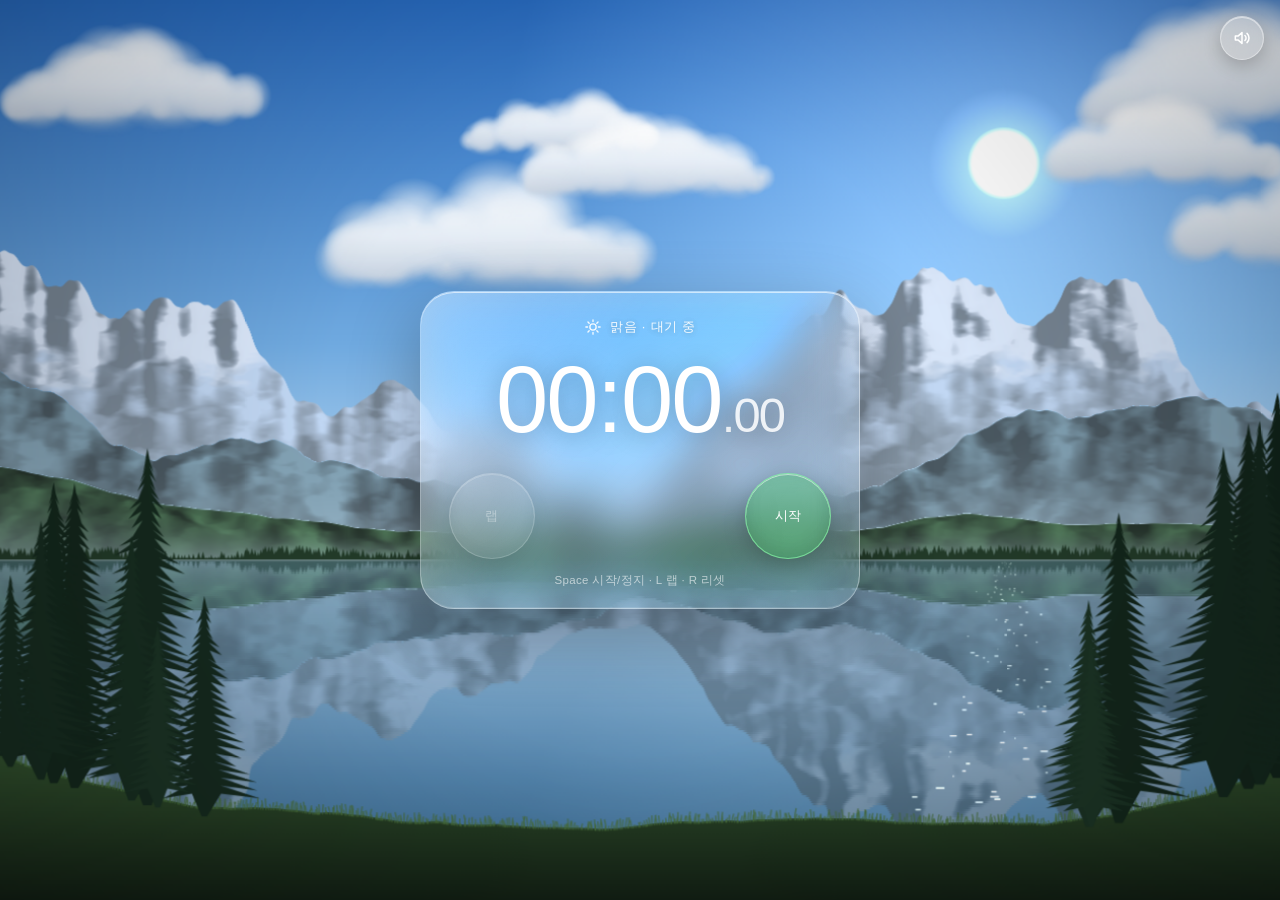
<file: weather-stopwatch.html>
<!doctype html>
<html lang="ko">
<head>
<meta charset="utf-8">
<meta name="viewport" content="width=device-width,initial-scale=1,viewport-fit=cover">
<title>Weather Stopwatch</title>
<style>
  *{box-sizing:border-box;margin:0;padding:0}
  html,body{height:100%;background:#0d1620;overflow:hidden;color:#fff;
    font-family:-apple-system,BlinkMacSystemFont,"SF Pro Display","Apple SD Gothic Neo","Pretendard","Noto Sans KR","Segoe UI",sans-serif;
    -webkit-font-smoothing:antialiased;user-select:none;-webkit-user-select:none}
  #scene{position:fixed;inset:0;width:100%;height:100%;display:block;transform:scale(1.015);will-change:transform}
  .ui{position:fixed;inset:0;display:flex;align-items:center;justify-content:center;padding:16px;pointer-events:none}
  .glass{pointer-events:auto;position:relative;overflow:hidden;width:min(440px,100%);
    padding:26px 28px 20px;border-radius:34px;
    background:linear-gradient(135deg,rgba(255,255,255,.24),rgba(255,255,255,.06));
    -webkit-backdrop-filter:blur(22px) saturate(160%);backdrop-filter:blur(22px) saturate(160%);
    border:1px solid rgba(255,255,255,.38);
    box-shadow:0 24px 70px rgba(0,0,0,.30),inset 0 1px 0 rgba(255,255,255,.6),inset 0 -1px 0 rgba(255,255,255,.1);
    transition:background 2s ease}
  .glass::before{content:"";position:absolute;inset:0;border-radius:inherit;pointer-events:none;
    background:linear-gradient(118deg,rgba(255,255,255,.22) 0%,rgba(255,255,255,0) 38%,rgba(255,255,255,0) 70%,rgba(255,255,255,.08) 100%)}
  .status{position:relative;display:flex;align-items:center;justify-content:center;gap:8px;
    font-size:13px;letter-spacing:.06em;opacity:.92;text-shadow:0 1px 6px rgba(0,0,0,.25)}
  .status svg{width:18px;height:18px}
  .time{position:relative;text-align:center;font-weight:200;font-size:clamp(58px,16vw,94px);
    font-variant-numeric:tabular-nums;letter-spacing:-.02em;line-height:1.1;margin:12px 0 22px;
    text-shadow:0 2px 24px rgba(0,0,0,.28)}
  .time .cs{font-size:.52em;opacity:.85;font-weight:300}
  .buttons{position:relative;display:flex;justify-content:space-between;gap:16px}
  .btn{width:86px;height:86px;border-radius:50%;cursor:pointer;color:#fff;font:500 16px/1 inherit;
    font-family:inherit;letter-spacing:.02em;
    border:1px solid rgba(255,255,255,.42);background:rgba(255,255,255,.14);
    -webkit-backdrop-filter:blur(10px);backdrop-filter:blur(10px);
    box-shadow:inset 0 1px 0 rgba(255,255,255,.55),inset 0 -8px 16px rgba(0,0,0,.08),0 8px 22px rgba(0,0,0,.22);
    transition:transform .12s ease,background .35s ease,border-color .35s ease,opacity .3s}
  .btn:hover{background:rgba(255,255,255,.22)}
  .btn:active{transform:scale(.93)}
  .btn.start{background:rgba(52,199,89,.34);border-color:rgba(140,255,170,.6)}
  .btn.start:hover{background:rgba(52,199,89,.46)}
  .btn.stop{background:rgba(255,69,58,.34);border-color:rgba(255,150,140,.65)}
  .btn.stop:hover{background:rgba(255,69,58,.46)}
  .btn:disabled{opacity:.4;cursor:default;transform:none}
  .laps{position:relative;list-style:none;margin-top:20px;max-height:min(30vh,230px);overflow:auto;
    border-top:1px solid rgba(255,255,255,.22);scrollbar-width:thin;scrollbar-color:rgba(255,255,255,.3) transparent}
  .laps:empty{display:none}
  .laps li{display:grid;grid-template-columns:64px 1fr auto;gap:10px;padding:10px 4px;
    border-bottom:1px solid rgba(255,255,255,.12);font-variant-numeric:tabular-nums;font-size:15px;
    text-shadow:0 1px 6px rgba(0,0,0,.25);animation:lapIn .45s ease}
  .laps .no{opacity:.75}
  .laps .total{opacity:.6;text-align:right}
  .laps li.best .lap{color:#b4ffc8}
  .laps li.worst .lap{color:#ffc0ba}
  @keyframes lapIn{from{opacity:0;transform:translateY(-6px);background:rgba(255,255,255,.25)}to{opacity:1;transform:none;background:transparent}}
  .hint{position:relative;text-align:center;font-size:11.5px;opacity:.6;margin-top:14px;letter-spacing:.03em}
  .sound{position:fixed;top:16px;right:16px;width:44px;height:44px;border-radius:50%;cursor:pointer;color:#fff;
    display:flex;align-items:center;justify-content:center;
    border:1px solid rgba(255,255,255,.38);background:rgba(255,255,255,.14);
    -webkit-backdrop-filter:blur(14px);backdrop-filter:blur(14px);
    box-shadow:inset 0 1px 0 rgba(255,255,255,.5),0 6px 18px rgba(0,0,0,.2)}
  .sound svg{width:20px;height:20px}
  @media (max-width:420px){.btn{width:76px;height:76px;font-size:15px}.glass{padding:22px 20px 18px}}
</style>
</head>
<body>
<canvas id="scene"></canvas>

<button class="sound" id="sound" aria-label="소리 켜기/끄기" title="소리 켜기/끄기"></button>

<div class="ui">
  <div class="glass" id="glass">
    <div class="status" id="status"></div>
    <div class="time" id="time"><span id="tMain">00:00</span><span class="cs">.<span id="tCs">00</span></span></div>
    <div class="buttons">
      <button class="btn" id="left" disabled>랩</button>
      <button class="btn start" id="right">시작</button>
    </div>
    <ul class="laps" id="laps"></ul>
    <div class="hint">Space 시작/정지 · L 랩 · R 리셋</div>
  </div>
</div>

<script>
(() => {
'use strict';
const TAU = Math.PI * 2;
const clamp = (v, a, b) => v < a ? a : v > b ? b : v;
const lerp = (a, b, t) => a + (b - a) * t;
const mix3 = (a, b, t) => [lerp(a[0], b[0], t), lerp(a[1], b[1], t), lerp(a[2], b[2], t)];
const rgb = (c, a = 1) => `rgba(${c[0] | 0},${c[1] | 0},${c[2] | 0},${a})`;
const smooth = t => t * t * (3 - 2 * t);
function mulberry(a) { return function () { a |= 0; a = a + 0x6D2B79F5 | 0; let t = Math.imul(a ^ a >>> 15, 1 | a); t = t + Math.imul(t ^ t >>> 7, 61 | t) ^ t; return ((t ^ t >>> 14) >>> 0) / 4294967296; }; }

/* ============================ STOPWATCH ============================ */
const $ = id => document.getElementById(id);
const elMain = $('tMain'), elCs = $('tCs'), btnL = $('left'), btnR = $('right'), lapsEl = $('laps'), statusEl = $('status');
let running = false, startT = 0, acc = 0, laps = [], lastLapTotal = 0;
const elapsed = () => acc + (running ? performance.now() - startT : 0);
const pad = n => String(n).padStart(2, '0');
function fmt(ms) {
  const cs = Math.floor(ms / 10) % 100, s = Math.floor(ms / 1000) % 60, m = Math.floor(ms / 60000) % 60, h = Math.floor(ms / 3600000);
  return { main: (h ? h + ':' : '') + pad(m) + ':' + pad(s), cs: pad(cs) };
}
const fmtFull = ms => { const f = fmt(ms); return f.main + '.' + f.cs; };

const ICON_SUN = '<svg viewBox="0 0 24 24" fill="none" stroke="currentColor" stroke-width="1.8" stroke-linecap="round"><circle cx="12" cy="12" r="4.2"/><path d="M12 2.5v2.2M12 19.3v2.2M2.5 12h2.2M19.3 12h2.2M5.3 5.3l1.6 1.6M17.1 17.1l1.6 1.6M5.3 18.7l1.6-1.6M17.1 6.9l1.6-1.6"/></svg>';
const ICON_RAIN = '<svg viewBox="0 0 24 24" fill="none" stroke="currentColor" stroke-width="1.8" stroke-linecap="round" stroke-linejoin="round"><path d="M7 15.5a4.5 4.5 0 1 1 .9-8.9A5.5 5.5 0 0 1 18.5 8a3.8 3.8 0 0 1-.5 7.5H7z"/><path d="M8.5 18.5l-1 2.5M12.5 18.5l-1 2.5M16.5 18.5l-1 2.5"/></svg>';
let lastStatus = '';
function updateUI() {
  btnR.textContent = running ? '정지' : '시작';
  btnR.className = 'btn ' + (running ? 'stop' : 'start');
  if (running) { btnL.textContent = '랩'; btnL.disabled = false; }
  else { btnL.textContent = acc > 0 ? '재설정' : '랩'; btnL.disabled = acc === 0; }
  const s = running ? 'rain' : acc > 0 ? 'pause' : 'idle';
  if (s !== lastStatus) {
    lastStatus = s;
    statusEl.innerHTML = s === 'rain' ? ICON_RAIN + '<span>비 · 측정 중</span>'
      : s === 'pause' ? ICON_SUN + '<span>맑음 · 일시정지</span>' : ICON_SUN + '<span>맑음 · 대기 중</span>';
  }
}
function renderLaps() {
  if (!laps.length) { lapsEl.innerHTML = ''; return; }
  let best = -1, worst = -1;
  if (laps.length >= 2) {
    let mn = Infinity, mx = -Infinity;
    laps.forEach((l, i) => { if (l.lap < mn) { mn = l.lap; best = i; } if (l.lap > mx) { mx = l.lap; worst = i; } });
  }
  lapsEl.innerHTML = laps.map((l, i) =>
    `<li class="${i === best ? 'best' : i === worst ? 'worst' : ''}"><span class="no">랩 ${l.n}</span><span class="lap">${fmtFull(l.lap)}</span><span class="total">${fmtFull(l.total)}</span></li>`
  ).join('');
}
function toggle() {
  initAudio();
  if (running) { acc += performance.now() - startT; running = false; }
  else { startT = performance.now(); running = true; }
  updateUI();
}
function lapOrReset() {
  initAudio();
  if (running) {
    const total = elapsed();
    laps.unshift({ n: laps.length + 1, lap: total - lastLapTotal, total });
    lastLapTotal = total;
    renderLaps();
    strike();
  } else if (acc > 0) {
    acc = 0; laps = []; lastLapTotal = 0; renderLaps();
  }
  updateUI();
}
btnR.addEventListener('click', e => { toggle(); e.currentTarget.blur(); });
btnL.addEventListener('click', e => { lapOrReset(); e.currentTarget.blur(); });
document.addEventListener('keydown', e => {
  if (e.repeat) return;
  if (e.code === 'Space') { e.preventDefault(); toggle(); }
  else if (e.code === 'KeyL' && running) lapOrReset();
  else if (e.code === 'KeyR' && !running) lapOrReset();
});

/* ============================ AUDIO ============================ */
let actx = null, master, rainGain, rainLow, muted = false, whiteBuf, brownBuf;
const ICON_ON = '<svg viewBox="0 0 24 24" fill="none" stroke="currentColor" stroke-width="1.8" stroke-linecap="round" stroke-linejoin="round"><path d="M4 9.5h3.5L12 5.5v13l-4.5-4H4z"/><path d="M15.5 9a4 4 0 0 1 0 6M18 6.5a7.5 7.5 0 0 1 0 11"/></svg>';
const ICON_OFF = '<svg viewBox="0 0 24 24" fill="none" stroke="currentColor" stroke-width="1.8" stroke-linecap="round" stroke-linejoin="round"><path d="M4 9.5h3.5L12 5.5v13l-4.5-4H4z"/><path d="M16 9.5l5 5M21 9.5l-5 5"/></svg>';
const soundBtn = $('sound');
soundBtn.innerHTML = ICON_ON;
soundBtn.addEventListener('click', () => {
  muted = !muted; soundBtn.innerHTML = muted ? ICON_OFF : ICON_ON;
  initAudio();
  if (master) master.gain.setTargetAtTime(muted ? 0 : 1, actx.currentTime, 0.05);
});
function initAudio() {
  if (actx) { if (actx.state === 'suspended') actx.resume(); return; }
  const AC = window.AudioContext || window.webkitAudioContext; if (!AC) return;
  actx = new AC();
  const comp = actx.createDynamicsCompressor();
  comp.threshold.value = -14; comp.ratio.value = 4; comp.connect(actx.destination);
  master = actx.createGain(); master.gain.value = muted ? 0 : 1; master.connect(comp);
  const len = actx.sampleRate * 4;
  whiteBuf = actx.createBuffer(2, len, actx.sampleRate);
  brownBuf = actx.createBuffer(2, len, actx.sampleRate);
  for (let ch = 0; ch < 2; ch++) {
    const w = whiteBuf.getChannelData(ch), b = brownBuf.getChannelData(ch); let last = 0;
    for (let i = 0; i < len; i++) { const r = Math.random() * 2 - 1; w[i] = r; last = (last + 0.02 * r) / 1.02; b[i] = last * 3.5; }
  }
  // rain hiss
  const s1 = actx.createBufferSource(); s1.buffer = whiteBuf; s1.loop = true;
  const hp = actx.createBiquadFilter(); hp.type = 'highpass'; hp.frequency.value = 900;
  const lp = actx.createBiquadFilter(); lp.type = 'lowpass'; lp.frequency.value = 7500;
  rainGain = actx.createGain(); rainGain.gain.value = 0;
  s1.connect(hp); hp.connect(lp); lp.connect(rainGain); rainGain.connect(master); s1.start();
  // rain body
  const s2 = actx.createBufferSource(); s2.buffer = brownBuf; s2.loop = true;
  const lp2 = actx.createBiquadFilter(); lp2.type = 'lowpass'; lp2.frequency.value = 900;
  rainLow = actx.createGain(); rainLow.gain.value = 0;
  s2.connect(lp2); lp2.connect(rainLow); rainLow.connect(master); s2.start(0, 1.3);
}
function thunderSound(delay, power) {
  if (!actx) return;
  const t = actx.currentTime + delay;
  // crack
  const c = actx.createBufferSource(); c.buffer = whiteBuf;
  const cf = actx.createBiquadFilter(); cf.type = 'bandpass'; cf.frequency.value = 2200; cf.Q.value = 0.6;
  const cg = actx.createGain(); cg.gain.setValueAtTime(0, t);
  cg.gain.linearRampToValueAtTime(0.55 * power, t + 0.006);
  cg.gain.exponentialRampToValueAtTime(0.06, t + 0.12);
  cg.gain.linearRampToValueAtTime(0.25 * power, t + 0.16);
  cg.gain.exponentialRampToValueAtTime(0.001, t + 0.7);
  c.connect(cf); cf.connect(cg); cg.connect(master); c.start(t, Math.random() * 2); c.stop(t + 1);
  // rumble
  const r = actx.createBufferSource(); r.buffer = brownBuf;
  const rf = actx.createBiquadFilter(); rf.type = 'lowpass'; rf.frequency.setValueAtTime(420, t); rf.frequency.exponentialRampToValueAtTime(110, t + 3);
  const rg = actx.createGain(); rg.gain.setValueAtTime(0, t);
  rg.gain.linearRampToValueAtTime(1.6 * power, t + 0.08);
  rg.gain.linearRampToValueAtTime(0.9 * power, t + 0.5);
  rg.gain.linearRampToValueAtTime(1.4 * power, t + 0.9 + Math.random() * 0.4);
  rg.gain.linearRampToValueAtTime(0.7 * power, t + 1.8);
  rg.gain.linearRampToValueAtTime(0.9 * power, t + 2.3);
  rg.gain.exponentialRampToValueAtTime(0.001, t + 5.5);
  r.connect(rf); rf.connect(rg); rg.connect(master); r.start(t, Math.random() * 2); r.stop(t + 6);
}

/* ============================ SCENE ============================ */
const cv = $('scene'), ctx = cv.getContext('2d');
const upCv = document.createElement('canvas'), up = upCv.getContext('2d');
let W, H, HZ, DPR, BANK;
let mtnSun, mtnRain, fgSun, fgRain;
let fair = [], storm = [];
let drops = [], ripples = [], glassDrops = [];
let sunX, sunY;

function makeNoise(rng) {
  const S = 256, g = new Float32Array(S * S);
  for (let i = 0; i < g.length; i++) g[i] = rng();
  return (x, y) => {
    const xi = Math.floor(x), yi = Math.floor(y), xf = x - xi, yf = y - yi;
    const u = xf * xf * (3 - 2 * xf), v = yf * yf * (3 - 2 * yf);
    const x0 = xi & 255, x1 = (xi + 1) & 255, y0 = (yi & 255) * 256, y1 = ((yi + 1) & 255) * 256;
    const a = g[x0 + y0], b = g[x1 + y0], c = g[x0 + y1], d = g[x1 + y1];
    return a + (b - a) * u + (c - a) * v + (a - b - c + d) * u * v;
  };
}
function ridge(rng, len, rough) {
  const n = 1024, a = new Float32Array(n + 1);
  a[0] = rng(); a[n] = rng();
  let step = n, amp = 1;
  while (step > 1) { const h = step >> 1; for (let i = h; i < n; i += step) a[i] = (a[i - h] + a[i + h]) / 2 + (rng() - .5) * amp; amp *= rough; step = h; }
  let mn = Infinity, mx = -Infinity; for (const v of a) { if (v < mn) mn = v; if (v > mx) mx = v; }
  const out = new Float32Array(len);
  for (let x = 0; x < len; x++) { const f = x / (len - 1) * n, i = Math.floor(f), j = Math.min(i + 1, n); out[x] = (lerp(a[i], a[j], f - i) - mn) / (mx - mn); }
  // soften: two box-blur passes
  const R = Math.max(2, Math.round(len / 700)), tmp = new Float32Array(len);
  for (let pass = 0; pass < 2; pass++) {
    for (let x = 0; x < len; x++) { let s = 0, c = 0; for (let k = -R; k <= R; k++) { const q = x + k; if (q >= 0 && q < len) { s += out[q]; c++; } } tmp[x] = s / c; }
    out.set(tmp);
  }
  return out;
}

function makeCloud(rng, w, h, stormy) {
  const c = document.createElement('canvas'); c.width = Math.ceil(w); c.height = Math.ceil(h);
  const g = c.getContext('2d');
  const n = stormy ? 70 : 55;
  for (let i = 0; i < n; i++) {
    const px = w * (0.1 + 0.8 * rng());
    const centre = 1 - Math.abs(px / w - 0.5) * 2;
    const r = h * (0.08 + 0.22 * rng() * (0.4 + centre));
    const py = Math.max(r + 2, h * 0.72 - r * 0.5 - centre * h * 0.32 * rng());
    const gr = g.createRadialGradient(px, py, 0, px, py, r);
    gr.addColorStop(0, 'rgba(255,255,255,.95)'); gr.addColorStop(.55, 'rgba(255,255,255,.55)'); gr.addColorStop(1, 'rgba(255,255,255,0)');
    g.fillStyle = gr; g.beginPath(); g.arc(px, py, r, 0, TAU); g.fill();
  }
  // flatten base
  g.globalCompositeOperation = 'destination-out';
  const fb = g.createLinearGradient(0, h * (stormy ? 0.6 : 0.7), 0, h * (stormy ? 0.95 : 0.86));
  fb.addColorStop(0, 'rgba(0,0,0,0)'); fb.addColorStop(1, 'rgba(0,0,0,1)');
  g.fillStyle = fb; g.fillRect(0, h * 0.6, w, h * 0.4);
  // shading
  g.globalCompositeOperation = 'source-atop';
  const sh = g.createLinearGradient(0, 0, 0, h * 0.85);
  if (stormy) { sh.addColorStop(0, 'rgba(118,126,136,.75)'); sh.addColorStop(.5, 'rgba(78,85,94,.85)'); sh.addColorStop(1, 'rgba(46,51,58,.95)'); }
  else { sh.addColorStop(0, 'rgba(255,252,245,0)'); sh.addColorStop(.55, 'rgba(210,222,236,.35)'); sh.addColorStop(1, 'rgba(140,158,182,.7)'); }
  g.fillStyle = sh; g.fillRect(0, 0, w, h);
  return c;
}

function pine(c, x, by, h, col, rng) {
  const tiers = Math.floor(10 + h / (14 * DPR));
  c.fillStyle = col; c.beginPath();
  c.moveTo(x, by - h);
  for (let i = 1; i <= tiers; i++) {
    const t = i / tiers, y = by - h + h * 0.9 * t, w = h * 0.2 * Math.pow(t, 0.9) * (0.7 + rng() * 0.6);
    c.lineTo(x + w, y + h * 0.018); c.lineTo(x + w * 0.3, y - h * 0.004);
  }
  c.lineTo(x + h * 0.012, by); c.lineTo(x - h * 0.012, by);
  for (let i = tiers; i >= 1; i--) {
    const t = i / tiers, y = by - h + h * 0.9 * t, w = h * 0.2 * Math.pow(t, 0.9) * (0.7 + rng() * 0.6);
    c.lineTo(x - w * 0.3, y - h * 0.004); c.lineTo(x - w, y + h * 0.018);
  }
  c.closePath(); c.fill();
}

function build() {
  DPR = Math.min(window.devicePixelRatio || 1, 1.5);
  const cw = innerWidth, ch = innerHeight;
  W = cv.width = Math.round(cw * DPR); H = cv.height = Math.round(ch * DPR);
  HZ = Math.round(H * (ch > cw ? 0.56 : 0.62));
  BANK = Math.round(H * 0.9);
  upCv.width = W; upCv.height = HZ;
  sunX = W * 0.78; sunY = HZ * 0.3;
  const rng = mulberry(1030);
  const noise = makeNoise(rng);
  const fbm = (x, y) => (noise(x, y) * 0.46 + noise(x * 1.6 - y * 1.2 + 31.7, x * 1.2 + y * 1.6) * 0.28 + noise(x * 2.4 + y * 3.2, y * 2.4 - x * 3.2 + 9.1) * 0.17 + noise(x * 8.1 - y * 1.9, x * 1.9 + y * 8.1) * 0.09);
  const U = Math.min(H, W * 0.75);
  const S = 1 / DPR;

  /* ---- mountains ---- */
  const defs = [
    { amp: .27, min: .07, rough: .52, pow: 1.4, sun: [146, 162, 190], rain: [98, 105, 112], haze: .42 },
    { amp: .17, min: .04, rough: .5, pow: 1.2, sun: [84, 110, 124], rain: [72, 79, 84], haze: .24 },
    { amp: .085, min: .018, rough: .47, pow: 1.0, sun: [52, 84, 56], rain: [46, 56, 51], haze: .1 },
  ];
  const hs = defs.map(d => { const r = ridge(rng, W, d.rough); for (let x = 0; x < W; x++) r[x] = (d.min + d.amp * Math.pow(r[x], d.pow)) * U; return r; });
  const hazeS = [196, 220, 238], hazeR = [130, 137, 142];
  const imS = new ImageData(W, HZ), imR = new ImageData(W, HZ), pS = imS.data, pR = imR.data;
  const snowLine = U * 0.2;
  for (let x = 0; x < W; x++) {
    let minTop = HZ; for (let k = 0; k < 3; k++) minTop = Math.min(minTop, HZ - hs[k][x]);
    const y0 = Math.max(0, Math.floor(minTop));
    for (let y = y0; y < HZ; y++) {
      let L = -1; for (let k = 2; k >= 0; k--) if (HZ - hs[k][x] <= y + 1) { L = k; break; }
      if (L < 0) continue;
      const d = defs[L], hArr = hs[L], h = hArr[x], top = HZ - h;
      const sw = Math.round(5 * DPR), slope = (hArr[Math.min(W - 1, x + sw)] - hArr[Math.max(0, x - sw)]) / (2 * sw);
      const t = clamp((y - top) / Math.max(1, h), 0, 1);
      const n = fbm(x * S * 0.018 + L * 40, y * S * 0.045);
      const sx = x * S * 0.011 + L * 23, sy = y * S * 0.016 + (n - 0.5) * 0.6;
      const gx = fbm(sx + 0.12, sy) - fbm(sx - 0.12, sy);
      const ft = (1 - t) * (1 - t);
      let light = 0.84 - slope * 0.45 * ft - gx * 3.2 * (0.5 + 0.5 * (1 - t)) + (n - 0.5) * 0.3;
      light = clamp(light, 0.42, 1.3);
      let cs = [d.sun[0] * light, d.sun[1] * light, d.sun[2] * light];
      const lr = 0.9 + (light - 0.84) * 0.45;
      let cr = [d.rain[0] * lr, d.rain[1] * lr, d.rain[2] * lr];
      if (L === 0) {
        const alt = HZ - y, sn = clamp((alt - snowLine - (n - 0.5) * U * 0.09) / (U * 0.025), 0, 1) * clamp((light - 0.55) * 2.2, 0, 1);
        if (sn > 0) { cs = mix3(cs, [240 * Math.min(1, light), 244 * Math.min(1, light), 250 * Math.min(1.05, light + .05)], sn * 0.9); cr = mix3(cr, [158, 163, 168], sn * 0.6); }
      }
      const hz = clamp(d.haze + t * t * (0.28 + L * 0.06), 0, 0.92);
      cs = mix3(cs, hazeS, hz); cr = mix3(cr, hazeR, clamp(hz * 1.25, 0, 0.95));
      const a = clamp(y + 1 - top, 0, 1) * 255;
      const i = (y * W + x) * 4;
      pS[i] = cs[0]; pS[i + 1] = cs[1]; pS[i + 2] = cs[2]; pS[i + 3] = a;
      pR[i] = cr[0]; pR[i + 1] = cr[1]; pR[i + 2] = cr[2]; pR[i + 3] = a;
    }
  }
  // shore treeline
  const trees = []; for (let x = 0; x < W;) { trees.push([x, (2 + rng() * 6 + (noise(x * S * 0.01, 3) * 8)) * DPR]); x += (1.5 + rng() * 3) * DPR; }
  const mk = (im, col) => {
    const c = document.createElement('canvas'); c.width = W; c.height = HZ; const g = c.getContext('2d');
    g.putImageData(im, 0, 0);
    g.fillStyle = col; g.beginPath();
    for (const [x, h] of trees) { g.moveTo(x - h * 0.28, HZ); g.lineTo(x, HZ - h); g.lineTo(x + h * 0.28, HZ); }
    g.fill(); g.fillRect(0, HZ - 1.5 * DPR, W, 2 * DPR);
    return c;
  };
  mtnSun = mk(imS, 'rgb(34,58,40)'); mtnRain = mk(imR, 'rgb(36,44,42)');

  /* ---- foreground: bank + pines ---- */
  const bank = ridge(rng, W, 0.5);
  const bankY = x => { const e = Math.max(0, 1 - x / (W * 0.2)), e2 = Math.max(0, (x - W * 0.82) / (W * 0.18)); return BANK + (bank[x] - 0.5) * H * 0.03 - (e * e + e2 * e2) * H * 0.06; };
  const pines = [];
  const addSide = (x0, x1, n) => { for (let i = 0; i < n; i++) { const x = lerp(x0, x1, rng()); const xi = clamp(Math.round(x), 0, W - 1); pines.push({ x, by: bankY(xi) + H * 0.01, h: H * (0.22 + rng() * 0.3) * (1 - Math.abs((x - (x0 + x1) / 2) / (x1 - x0)) * 0.6), s: rng() * 1e9 | 0, v: rng() }); } };
  addSide(-W * 0.03, W * 0.17, Math.max(5, Math.round(W / DPR / 160)));
  addSide(W * 0.84, W * 1.03, Math.max(5, Math.round(W / DPR / 160)));
  pines.sort((a, b) => b.h - a.h);
  const grass = []; for (let x = 0; x < W; x += (1 + rng() * 2) * DPR) grass.push([x, (3 + rng() * 9) * DPR, (rng() - .5) * 4 * DPR]);
  const mkFg = (cols) => {
    const c = document.createElement('canvas'); c.width = W; c.height = H; const g = c.getContext('2d');
    // bank
    g.beginPath(); g.moveTo(0, H);
    for (let x = 0; x <= W; x += 4) g.lineTo(x, bankY(Math.min(W - 1, x)));
    g.lineTo(W, H); g.closePath();
    const bg = g.createLinearGradient(0, BANK - H * 0.06, 0, H);
    bg.addColorStop(0, cols.bankTop); bg.addColorStop(1, cols.bankBot);
    g.fillStyle = bg; g.fill();
    // grass blades
    g.strokeStyle = cols.grass; g.lineWidth = 1.1 * DPR; g.beginPath();
    for (const [x, h, lean] of grass) { const y = bankY(Math.min(W - 1, Math.round(x))) + 2 * DPR; g.moveTo(x, y); g.quadraticCurveTo(x + lean * .3, y - h * .6, x + lean, y - h); }
    g.stroke();
    // pines
    for (const p of pines) {
      const r2 = mulberry(p.s);
      const col = mix3(cols.pineFar, cols.pineNear, clamp(p.h / (H * 0.45), 0, 1) * 0.7 + p.v * 0.3);
      pine(g, p.x, p.by, p.h, rgb(col), r2);
    }
    return c;
  };
  fgSun = mkFg({ bankTop: 'rgb(48,78,44)', bankBot: 'rgb(16,28,18)', grass: 'rgba(70,108,58,.9)', pineFar: [36, 64, 46], pineNear: [14, 30, 22] });
  fgRain = mkFg({ bankTop: 'rgb(36,46,40)', bankBot: 'rgb(12,17,15)', grass: 'rgba(52,66,56,.9)', pineFar: [34, 44, 42], pineNear: [12, 18, 17] });

  /* ---- clouds ---- */
  fair = []; storm = [];
  for (let i = 0; i < 8; i++) {
    const w = W * (0.16 + rng() * 0.2), h = w * (0.38 + rng() * 0.14);
    fair.push({ img: makeCloud(rng, w, h, false), x: rng() * (W + w) - w, y: HZ * (0.02 + rng() * 0.4) - h * 0.3, v: (5 + rng() * 9) * DPR, w });
  }
  for (let i = 0; i < 16; i++) {
    const w = W * (0.35 + rng() * 0.4), h = w * (0.3 + rng() * 0.15);
    storm.push({ img: makeCloud(rng, w, h, true), x: rng() * (W + w) - w, y: HZ * (-0.15 + rng() * 0.62) - h * 0.3, v: (16 + rng() * 20) * DPR, w });
  }
  storm.sort((a, b) => a.y - b.y);

  /* ---- particles ---- */
  const maxDrops = Math.round(1100 * (W * H) / (1920 * 1080 * DPR * DPR) * 1.0 + 300);
  drops = []; for (let i = 0; i < maxDrops; i++) drops.push(newDrop(false));
  ripples = []; glassDrops = [];
}
function newDrop(init) {
  const z = 0.2 + Math.random() * 0.8;
  const land = HZ + (H - HZ) * Math.pow(z, 1.4) * (0.82 + Math.random() * 0.18);
  return { x: Math.random() * W * 1.25 - W * 0.15, y: init ? Math.random() * land : -Math.random() * H * 0.3, z, land,
    len: (12 + 26 * z) * DPR, v: (1100 + 1300 * z) * DPR };
}

/* ---- lightning ---- */
let bolt = null, flashPulses = [], flashStart = -1e9, shake = 0;
function makeBolt() {
  const x0 = W * (0.1 + 0.8 * Math.random()), y0 = HZ * 0.04;
  const x1 = x0 + (Math.random() - .5) * W * 0.22, y1 = HZ - H * (0.03 + Math.random() * 0.12);
  const segs = [];
  const sub = (ax, ay, bx, by, disp, w, depth) => {
    if (disp < 3 * DPR) { segs.push([ax, ay, bx, by, w]); return; }
    const mx = (ax + bx) / 2 + (Math.random() - .5) * disp, my = (ay + by) / 2 + (Math.random() - .5) * disp * 0.25;
    sub(ax, ay, mx, my, disp / 2, w, depth); sub(mx, my, bx, by, disp / 2, w, depth);
    if (depth < 3 && Math.random() < 0.13 && disp > 10 * DPR) {
      const len = Math.hypot(bx - ax, by - ay) * (0.6 + Math.random() * 0.8), ang = Math.atan2(by - ay, bx - ax) + (Math.random() - .5) * 1.4;
      sub(mx, my, mx + Math.cos(ang) * len, my + Math.abs(Math.sin(ang)) * len, disp / 2, w * 0.5, depth + 1);
    }
  };
  sub(x0, y0, x1, y1, Math.hypot(x1 - x0, y1 - y0) * 0.35, 2.4 * DPR, 0);
  return { segs, x: (x0 + x1) / 2 };
}
function strike() {
  bolt = makeBolt();
  flashStart = performance.now();
  flashPulses = [[0, 70, 1], [110 + Math.random() * 60, 55, 0.75], [230 + Math.random() * 80, 140, 0.6]];
  if (Math.random() < 0.5) flashPulses.push([420 + Math.random() * 120, 90, 0.4]);
  const delay = 0.15 + Math.random() * 0.6;
  thunderSound(delay, 0.8 + Math.random() * 0.3);
  setTimeout(() => { shake = 1; }, delay * 1000);
}
function flashI(now) {
  const t = now - flashStart; let I = 0;
  for (const [s, d, p] of flashPulses) if (t >= s) I += p * Math.exp(-(t - s) / d);
  return Math.min(1, I);
}
function drawBolt(g, I) {
  g.save(); g.globalCompositeOperation = 'lighter'; g.lineCap = 'round'; g.lineJoin = 'round';
  const passes = [[7, 'rgba(120,140,255,', 0.12], [3, 'rgba(180,195,255,', 0.35], [1, 'rgba(255,255,255,', 1]];
  for (const [m, col, a] of passes) {
    for (const w of [1, 0.5, 0.25]) {
      g.beginPath();
      for (const s of bolt.segs) if (Math.abs(s[4] / (2.4 * DPR) - w) < 0.1) { g.moveTo(s[0], s[1]); g.lineTo(s[2], s[3]); }
      g.strokeStyle = col + (a * I) + ')'; g.lineWidth = Math.max(0.6, w * 2.4 * DPR * m); g.stroke();
    }
  }
  g.restore();
}

/* ============================ RENDER LOOP ============================ */
let wl = 0, last = performance.now(), T = 0;
const skyS = [[38, 104, 188], [112, 170, 224], [198, 224, 242]];
const skyR = [[50, 56, 63], [84, 92, 99], [124, 131, 137]];
const waterS = [[118, 162, 196], [26, 64, 88]], waterR = [[96, 104, 110], [34, 40, 45]];

function frame(now) {
  const dt = Math.min(0.05, (now - last) / 1000); last = now; T += dt;
  // weather blend: clouds gather first, then rain
  wl = clamp(wl + (running ? 1 : -1) * dt / 4, 0, 1);
  const c = smooth(wl), rain = smooth(clamp((wl - 0.3) / 0.7, 0, 1));
  const I = bolt ? flashI(now) : 0;
  if (bolt && now - flashStart > 900) bolt = null;

  /* ---------- upper scene (sky + mountains) ---------- */
  const sk = [mix3(skyS[0], skyR[0], c), mix3(skyS[1], skyR[1], c), mix3(skyS[2], skyR[2], c)];
  const sg = up.createLinearGradient(0, 0, 0, HZ);
  sg.addColorStop(0, rgb(sk[0])); sg.addColorStop(0.62, rgb(sk[1])); sg.addColorStop(1, rgb(sk[2]));
  up.globalCompositeOperation = 'source-over'; up.globalAlpha = 1;
  up.fillStyle = sg; up.fillRect(0, 0, W, HZ);
  // sun
  const sa = 1 - c;
  if (sa > 0.01) {
    up.globalCompositeOperation = 'lighter';
    let gr = up.createRadialGradient(sunX, sunY, 0, sunX, sunY, H * 0.55);
    gr.addColorStop(0, `rgba(255,244,214,${0.55 * sa})`); gr.addColorStop(0.15, `rgba(255,236,200,${0.22 * sa})`); gr.addColorStop(1, 'rgba(255,230,190,0)');
    up.fillStyle = gr; up.fillRect(0, 0, W, HZ);
    gr = up.createRadialGradient(sunX, sunY, 0, sunX, sunY, H * 0.04);
    gr.addColorStop(0, `rgba(255,255,250,${sa})`); gr.addColorStop(0.6, `rgba(255,252,236,${sa})`); gr.addColorStop(1, 'rgba(255,240,200,0)');
    up.fillStyle = gr; up.beginPath(); up.arc(sunX, sunY, H * 0.04, 0, TAU); up.fill();
    up.globalCompositeOperation = 'source-over';
  }
  // fair clouds
  const fa = clamp(1 - c * 1.2, 0, 1);
  for (const cl of fair) {
    cl.x += cl.v * dt * (1 + c * 2); if (cl.x > W) cl.x = -cl.w;
    if (fa > 0.01) { up.globalAlpha = fa * 0.95; up.drawImage(cl.img, cl.x, cl.y); }
  }
  // storm clouds
  for (const cl of storm) {
    cl.x += cl.v * dt; if (cl.x > W) cl.x = -cl.w;
    if (c > 0.01) { up.globalAlpha = c; up.drawImage(cl.img, cl.x, cl.y); }
  }
  up.globalAlpha = 1;
  // lightning
  if (bolt && I > 0.01) {
    up.globalCompositeOperation = 'lighter';
    const lg = up.createRadialGradient(bolt.x, HZ * 0.2, 0, bolt.x, HZ * 0.2, W * 0.5);
    lg.addColorStop(0, `rgba(170,182,235,${0.7 * I})`); lg.addColorStop(1, 'rgba(170,182,235,0)');
    up.fillStyle = lg; up.fillRect(0, 0, W, HZ);
    up.globalCompositeOperation = 'source-over';
    drawBolt(up, I);
  }
  // mountains
  up.drawImage(mtnSun, 0, 0);
  if (c > 0.005) { up.globalAlpha = c; up.drawImage(mtnRain, 0, 0); up.globalAlpha = 1; }
  // low clouds / mist over peaks in rain
  if (c > 0.01) {
    const mg = up.createLinearGradient(0, HZ * 0.35, 0, HZ);
    mg.addColorStop(0, 'rgba(120,127,133,0)'); mg.addColorStop(0.55, `rgba(120,127,133,${0.35 * c})`); mg.addColorStop(1, `rgba(128,135,140,${0.5 * c})`);
    up.fillStyle = mg; up.fillRect(0, HZ * 0.35, W, HZ * 0.65);
  }
  if (I > 0.01) { up.fillStyle = `rgba(200,208,255,${0.22 * I})`; up.fillRect(0, 0, W, HZ); }

  /* ---------- main canvas ---------- */
  ctx.globalCompositeOperation = 'source-over'; ctx.globalAlpha = 1;
  ctx.drawImage(upCv, 0, 0);
  // water base
  const wt = mix3(waterS[0], waterR[0], c), wb = mix3(waterS[1], waterR[1], c);
  const wg = ctx.createLinearGradient(0, HZ, 0, H);
  wg.addColorStop(0, rgb(wt)); wg.addColorStop(1, rgb(wb));
  ctx.fillStyle = wg; ctx.fillRect(0, HZ, W, H - HZ);
  // reflection
  ctx.globalAlpha = 0.78 - 0.22 * rain;
  const step = 2, amp = (0.6 + rain * 2.2) * DPR;
  for (let r = 0; r < H - HZ; r += step) {
    const sy = HZ - 1 - r; if (sy < 0) break;
    const k = r / (H - HZ);
    const dx = Math.sin(r * 0.11 / DPR + T * 1.7) * amp * (1 + k * 6) + Math.sin(r * 0.031 / DPR - T * 0.9) * amp * 2 * k;
    ctx.drawImage(upCv, 0, sy, W, 1, dx - 8, HZ + r, W + 16, step);
  }
  ctx.globalAlpha = 1;
  // depth tint
  const dg = ctx.createLinearGradient(0, HZ, 0, H);
  dg.addColorStop(0, rgb(wt, 0.18)); dg.addColorStop(1, rgb(wb, 0.6));
  ctx.fillStyle = dg; ctx.fillRect(0, HZ, W, H - HZ);
  // horizon shine line
  ctx.fillStyle = rgb(mix3([235, 245, 255], [170, 176, 182], c), 0.35); ctx.fillRect(0, HZ, W, 1.2 * DPR);
  // sun glitter
  if (sa > 0.02) {
    ctx.globalCompositeOperation = 'lighter';
    ctx.fillStyle = `rgba(255,248,225,${0.6 * sa})`;
    for (let i = 0; i < 110; i++) {
      const k = Math.pow(Math.random(), 1.6), y = HZ + 2 * DPR + k * (BANK - HZ);
      const spread = (8 + k * 120) * DPR, x = sunX + (Math.random() - .5) * 2 * spread * (Math.random() + 0.3);
      const w = (1 + k * 9) * DPR * Math.random();
      ctx.fillRect(x - w / 2, y, w, Math.max(1, DPR * (0.6 + k)));
    }
    ctx.globalCompositeOperation = 'source-over';
  }
  // ripples
  if (ripples.length) {
    ctx.lineWidth = 1 * DPR;
    for (let i = ripples.length - 1; i >= 0; i--) {
      const p = ripples[i]; p.t += dt;
      const life = p.t / p.d; if (life >= 1) { ripples.splice(i, 1); continue; }
      const rr = p.m * Math.sqrt(life);
      ctx.strokeStyle = `rgba(215,225,235,${(1 - life) * 0.45 * p.z})`;
      ctx.beginPath(); ctx.ellipse(p.x, p.y, rr, rr * 0.26, 0, 0, TAU); ctx.stroke();
    }
  }
  // foreground
  ctx.drawImage(fgSun, 0, 0);
  if (c > 0.005) { ctx.globalAlpha = c; ctx.drawImage(fgRain, 0, 0); ctx.globalAlpha = 1; }
  // horizon mist
  if (c > 0.01) {
    const hm = ctx.createLinearGradient(0, HZ - H * 0.12, 0, HZ + H * 0.08);
    hm.addColorStop(0, 'rgba(140,146,150,0)'); hm.addColorStop(0.6, `rgba(140,146,150,${0.38 * c})`); hm.addColorStop(1, 'rgba(140,146,150,0)');
    ctx.fillStyle = hm; ctx.fillRect(0, HZ - H * 0.12, W, H * 0.2);
  }
  // rain
  const nActive = Math.floor(drops.length * rain);
  const wind = 0.13;
  if (rain > 0.001 || drops.some(d => d.y > 0 && d.y < d.land)) {
    const paths = [new Path2D(), new Path2D(), new Path2D()];
    for (let i = 0; i < drops.length; i++) {
      const d = drops[i];
      if (i >= nActive && d.y <= 0) continue; // inactive and not yet falling
      d.y += d.v * dt; d.x += d.v * wind * dt;
      if (d.y >= d.land) {
        if (d.land < BANK - 4 * DPR && ripples.length < 400 && Math.random() < 0.55)
          ripples.push({ x: d.x, y: d.land, t: 0, d: 0.35 + d.z * 0.5, m: (3 + d.z * 14) * DPR, z: d.z });
        Object.assign(d, newDrop(false));
        if (i >= nActive) d.y = -(Math.random() * H * 0.8 + 1); // park
        continue;
      }
      const b = d.z < 0.45 ? 0 : d.z < 0.75 ? 1 : 2;
      paths[b].moveTo(d.x, d.y); paths[b].lineTo(d.x - d.len * wind, d.y - d.len);
    }
    const cols = ['rgba(200,210,220,.22)', 'rgba(210,218,226,.32)', 'rgba(225,232,238,.42)'], lw = [0.8, 1.1, 1.5];
    for (let b = 0; b < 3; b++) { ctx.strokeStyle = cols[b]; ctx.lineWidth = lw[b] * DPR; ctx.stroke(paths[b]); }
  }
  // overall mood
  if (c > 0.01) { ctx.fillStyle = `rgba(14,20,28,${0.2 * c})`; ctx.fillRect(0, 0, W, H); }
  if (I > 0.01) { ctx.fillStyle = `rgba(215,222,255,${0.42 * I})`; ctx.fillRect(0, 0, W, H); }
  // vignette
  const vg = ctx.createRadialGradient(W / 2, H * 0.48, Math.min(W, H) * 0.35, W / 2, H / 2, Math.hypot(W, H) * 0.62);
  vg.addColorStop(0, 'rgba(0,0,0,0)'); vg.addColorStop(1, `rgba(0,0,0,${0.32 + 0.18 * c})`);
  ctx.fillStyle = vg; ctx.fillRect(0, 0, W, H);

  // drops on the glass (lens refraction of the scene)
  if (rain > 0.05 && glassDrops.length < 160 && Math.random() < rain * dt * 30) {
    const r = (1.6 + Math.pow(Math.random(), 2.2) * 6) * DPR;
    glassDrops.push({ x: Math.random() * W, y: Math.random() * H, r, a: 0, vy: 0, slide: r > 4.5 * DPR && Math.random() < 0.6, wait: Math.random() * 4 });
  }
  for (let i = glassDrops.length - 1; i >= 0; i--) {
    const d = glassDrops[i];
    d.a = clamp(d.a + (rain > 0.05 ? dt * 3 : -dt * 0.35), 0, 1);
    if (d.slide) { d.wait -= dt; if (d.wait < 0) { d.vy = Math.min(d.vy + 60 * DPR * dt, 140 * DPR); d.y += d.vy * dt; d.x += Math.sin(d.y * 0.05) * 0.2; } }
    if (d.y - d.r > H || (d.a <= 0 && rain <= 0.05)) { glassDrops.splice(i, 1); continue; }
    const r = d.r;
    ctx.save();
    ctx.globalAlpha = d.a;
    ctx.beginPath(); ctx.ellipse(d.x, d.y, r, r * 1.12, 0, 0, TAU); ctx.clip();
    ctx.translate(d.x, d.y); ctx.scale(1, -1);
    ctx.drawImage(cv, d.x - r * 5, d.y - r * 5, r * 10, r * 10, -r * 1.15, -r * 1.2, r * 2.3, r * 2.4);
    ctx.restore();
    ctx.save(); ctx.globalAlpha = d.a;
    const rg = ctx.createRadialGradient(d.x, d.y, r * 0.4, d.x, d.y, r * 1.12);
    rg.addColorStop(0, 'rgba(0,0,0,0)'); rg.addColorStop(1, 'rgba(0,0,0,.35)');
    ctx.fillStyle = rg; ctx.beginPath(); ctx.ellipse(d.x, d.y, r, r * 1.12, 0, 0, TAU); ctx.fill();
    ctx.fillStyle = 'rgba(255,255,255,.7)'; ctx.beginPath(); ctx.ellipse(d.x - r * 0.35, d.y - r * 0.45, r * 0.22, r * 0.14, -0.6, 0, TAU); ctx.fill();
    ctx.restore();
  }

  // shake
  if (shake > 0.001) {
    shake *= Math.pow(0.02, dt);
    const s = shake * 7;
    cv.style.transform = `translate(${(Math.random() - .5) * s}px,${(Math.random() - .5) * s}px) scale(1.015)`;
  } else if (shake) { shake = 0; cv.style.transform = 'scale(1.015)'; }

  // audio levels
  if (actx) {
    rainGain.gain.setTargetAtTime(rain * 0.32, actx.currentTime, 0.25);
    rainLow.gain.setTargetAtTime(rain * 0.5, actx.currentTime, 0.25);
  }

  // time display
  const f = fmt(elapsed());
  if (elMain.textContent !== f.main) elMain.textContent = f.main;
  if (elCs.textContent !== f.cs) elCs.textContent = f.cs;

  requestAnimationFrame(frame);
}

let rt; addEventListener('resize', () => { clearTimeout(rt); rt = setTimeout(build, 180); });
build(); updateUI();
requestAnimationFrame(t => { last = t; frame(t); });
})();
</script>
</body>
</html>
</file>
<file: cinematic-stopwatch/css/style.css>
:root{
  --glass: rgba(255,255,255,.09);
  --glass-hi: rgba(255,255,255,.22);
  --glass-line: rgba(255,255,255,.2);
  --text: #f4f6fb;
  --muted: rgba(235,240,255,.62);
  --go: #3ddc84;
  --stop: #ff5a4e;
  --gold: #ffd36b;
  --font: -apple-system, BlinkMacSystemFont, "Apple SD Gothic Neo", "Pretendard", "Segoe UI", system-ui, sans-serif;
}
*{box-sizing:border-box}
html,body{margin:0;height:100%;background:#000;color:var(--text);font-family:var(--font);overflow:hidden;-webkit-font-smoothing:antialiased}
button{font-family:inherit;color:inherit}

/* ---------- 무대 ---------- */
#stage{position:fixed;inset:0;overflow:hidden;background:#03050b}
#stage canvas{position:absolute;inset:0;width:100%;height:100%;display:block}
#bg{transform:scale(1.04)} /* 블러 가장자리 숨김 */
#grade{position:absolute;inset:0;pointer-events:none;
  background:
    radial-gradient(ellipse 75% 70% at 50% 48%, transparent 45%, rgba(0,0,0,.55) 100%),
    linear-gradient(180deg, rgba(20,40,80,.18), rgba(60,30,10,.12));
  mix-blend-mode:normal}
#grain{position:absolute;inset:-50%;pointer-events:none;opacity:.10;mix-blend-mode:overlay;animation:grain .5s steps(6) infinite}
@keyframes grain{
  0%{transform:translate(0,0)}20%{transform:translate(-3%,2%)}40%{transform:translate(2%,-4%)}
  60%{transform:translate(-4%,-1%)}80%{transform:translate(3%,3%)}100%{transform:translate(0,0)}}
.lb{position:absolute;left:0;right:0;height:11vh;background:#000;z-index:5;transition:height 1.6s cubic-bezier(.7,0,.2,1)}
.lb.top{top:0}.lb.bottom{bottom:0}
body.main .lb{height:0}
#fade{position:absolute;inset:0;background:#000;opacity:1;pointer-events:none;z-index:6}

/* ---------- 손 + 스톱워치 ---------- */
#rig{position:absolute;left:50%;top:44%;width:min(82vh,96vw);aspect-ratio:1/1;
  transform:translate(-50%,-50%);z-index:2;
  transition:transform 2s cubic-bezier(.2,.7,.1,1), opacity 1.4s ease, filter 2s ease;
  filter:drop-shadow(0 40px 60px rgba(0,0,0,.55))}
#rig.offstage{opacity:0;transform:translate(-50%,-22%) scale(1.35);filter:blur(16px)}
#rig.instant{transition:none}
#rigInner{width:100%;height:100%;animation:sway 7s ease-in-out infinite}
@keyframes sway{
  0%,100%{transform:translate(0,0) rotate(0)}
  30%{transform:translate(-3px,4px) rotate(-.5deg)}
  65%{transform:translate(3px,-2px) rotate(.4deg)}}
#watchSvg{width:100%;height:100%;overflow:visible;display:block}

/* 손가락 · 버튼 프레스 */
#thumb,#indexF,#capStart,#capSplit{transition:transform .1s cubic-bezier(.4,0,.7,1)}
#thumbTip{transition:transform .1s cubic-bezier(.4,0,.7,1);transform-box:view-box;transform-origin:648px 350px}
#indexTip{transition:transform .1s cubic-bezier(.4,0,.7,1);transform-box:view-box;transform-origin:154px 336px}
.press-start #thumb{transform:translate(-3px,5px)}
.press-start #thumbTip{transform:rotate(-6deg)}
.press-start #capStart{transform:translateY(9px)}
.press-split #indexTip{transform:rotate(7deg)}
.press-split #capSplit{transform:translateY(9px)}
.release #thumb,.release #thumbTip,.release #capStart,
.release #indexF,.release #indexTip,.release #capSplit{transition-duration:.16s;transition-timing-function:cubic-bezier(.2,.8,.3,1)}

/* LCD */
.seg{fill:rgba(20,30,22,.07)}
.seg.on{fill:#17201a}
.segsh{fill:transparent}
.segsh.on{fill:rgba(20,30,22,.16)}
.lcdtxt{fill:rgba(20,30,22,.08);font:700 11px var(--font);letter-spacing:.5px}
.lcdtxt.on{fill:#17201a}
.lcdtxt.blink{animation:blink .5s steps(1) infinite}
@keyframes blink{50%{fill:rgba(20,30,22,.08)}}

/* ---------- 방송 그래픽 ---------- */
#lowerThird{position:absolute;left:6vw;bottom:calc(11vh + 4vh);z-index:7;display:flex;align-items:stretch;
  opacity:0;transform:translateX(-30px);transition:all .7s cubic-bezier(.2,.8,.2,1);font-weight:700}
#lowerThird.show{opacity:1;transform:none}
.lt-live{background:#d6202a;padding:0 14px;display:flex;align-items:center;gap:8px;font-size:13px;letter-spacing:2px}
.lt-live i{width:8px;height:8px;border-radius:50%;background:#fff;animation:pulse 1s infinite}
@keyframes pulse{50%{opacity:.25}}
.lt-main{background:rgba(8,12,24,.82);padding:10px 18px;border-left:3px solid var(--gold)}
.lt-title{font-size:clamp(16px,2.2vw,24px);letter-spacing:1.5px}
.lt-sub{font-size:13px;color:var(--muted);font-weight:500;margin-top:3px}

#subtitle{position:absolute;left:0;right:0;bottom:calc(11vh + 6vh);text-align:center;z-index:7;opacity:0;transition:opacity .5s}
#subtitle.show{opacity:1}
#subtitle .en{font:italic 300 clamp(30px,5vw,58px)/1.1 Georgia,"Times New Roman",serif;letter-spacing:2px;text-shadow:0 2px 20px rgba(0,0,0,.8)}
#subtitle .ko{font-size:clamp(13px,1.4vw,16px);color:var(--muted);margin-top:8px;letter-spacing:6px}

#caption{position:absolute;left:0;right:0;top:calc(11vh + 3vh);text-align:center;z-index:7;opacity:0;transition:opacity .8s, top 1.6s;
  font-size:12px;letter-spacing:6px;color:var(--muted)}
#caption.show{opacity:1}
body.main #caption{top:22px}

/* ---------- 스플래시 ---------- */
#splash{position:fixed;inset:0;z-index:50;display:grid;place-items:center;background:radial-gradient(ellipse at 50% 60%,#121a2e 0%,#000 70%);transition:opacity 1s}
#splash.gone{opacity:0;pointer-events:none}
.splash-inner{text-align:center;padding:24px}
.eyebrow{font-size:12px;letter-spacing:5px;color:var(--muted)}
#splash h1{font:200 clamp(44px,9vw,104px)/1 var(--font);letter-spacing:.18em;margin:18px 0 10px;
  background:linear-gradient(180deg,#fff,#8a95ad);-webkit-background-clip:text;background-clip:text;color:transparent}
#splash p{color:var(--muted);margin:0 0 36px;letter-spacing:2px}
#enter{display:inline-flex;align-items:center;gap:10px;padding:16px 30px;border-radius:999px;border:1px solid var(--glass-line);
  background:var(--glass);backdrop-filter:blur(16px);-webkit-backdrop-filter:blur(16px);font-size:17px;cursor:pointer;letter-spacing:2px;transition:transform .15s, background .2s}
#enter:hover{background:var(--glass-hi);transform:translateY(-1px)}
#enter svg{width:18px;height:18px;fill:currentColor}
#splash small{display:block;margin-top:22px;color:rgba(255,255,255,.4);font-size:12px}
kbd{border:1px solid rgba(255,255,255,.25);border-radius:5px;padding:1px 6px;font:inherit;font-size:11px;background:rgba(255,255,255,.06)}

#skip{position:fixed;right:22px;bottom:calc(11vh + 18px);z-index:20;border:1px solid var(--glass-line);background:rgba(0,0,0,.35);
  backdrop-filter:blur(10px);-webkit-backdrop-filter:blur(10px);border-radius:999px;padding:8px 16px;font-size:13px;cursor:pointer;letter-spacing:1px}
.hidden{display:none!important}

/* ---------- 글래스모피즘 UI ---------- */
.glass{
  background:linear-gradient(135deg,rgba(255,255,255,.16),rgba(255,255,255,.04));
  border:1px solid var(--glass-line);
  box-shadow:0 20px 50px rgba(0,0,0,.35), inset 0 1px 0 rgba(255,255,255,.35), inset 0 -1px 0 rgba(255,255,255,.05);
  backdrop-filter:blur(22px) saturate(160%);-webkit-backdrop-filter:blur(22px) saturate(160%);
}
#ui{position:fixed;inset:0;z-index:10;pointer-events:none;opacity:0;transition:opacity 1s}
#ui.show{opacity:1}
#ui > *{pointer-events:auto}

#controls{position:absolute;left:50%;bottom:max(22px,env(safe-area-inset-bottom));transform:translateX(-50%);
  border-radius:34px;padding:14px 22px 12px;display:flex;flex-direction:column;align-items:center;gap:10px;min-width:330px}
.readout{display:flex;align-items:baseline;gap:12px;font-variant-numeric:tabular-nums}
#roLabel{font-size:11px;letter-spacing:3px;color:var(--muted);min-width:56px;text-align:right}
#roTime{font-size:18px;font-weight:500;letter-spacing:1px;min-width:96px}
.row{display:flex;align-items:center;gap:26px}
.gbtn{width:66px;height:66px;border-radius:50%;border:1px solid rgba(255,255,255,.22);cursor:pointer;
  background:linear-gradient(160deg,rgba(255,255,255,.18),rgba(255,255,255,.04));
  box-shadow:inset 0 1px 0 rgba(255,255,255,.4), 0 8px 20px rgba(0,0,0,.25);
  display:flex;flex-direction:column;align-items:center;justify-content:center;gap:3px;font-size:11px;letter-spacing:1px;
  transition:transform .12s, background .25s, opacity .25s, box-shadow .25s}
.gbtn svg{width:20px;height:20px;fill:none;stroke:currentColor;stroke-width:2;stroke-linecap:round;stroke-linejoin:round}
.gbtn:hover:not(:disabled){background:linear-gradient(160deg,rgba(255,255,255,.28),rgba(255,255,255,.08))}
.gbtn:active:not(:disabled){transform:scale(.93)}
.gbtn:disabled{opacity:.35;cursor:default}
.gbtn.primary{width:86px;height:86px;font-size:13px;color:#d9ffe9;
  background:linear-gradient(160deg,rgba(61,220,132,.42),rgba(61,220,132,.12));border-color:rgba(120,255,180,.45);
  box-shadow:inset 0 1px 0 rgba(255,255,255,.45), 0 10px 30px rgba(61,220,132,.25)}
.gbtn.primary svg{width:26px;height:26px;fill:currentColor;stroke:none}
.gbtn.primary.running{color:#ffe1de;background:linear-gradient(160deg,rgba(255,90,78,.45),rgba(255,90,78,.12));
  border-color:rgba(255,140,130,.5);box-shadow:inset 0 1px 0 rgba(255,255,255,.45), 0 10px 30px rgba(255,90,78,.28)}
.gbtn.on{background:linear-gradient(160deg,rgba(255,255,255,.32),rgba(255,255,255,.1))}
.keys{font-size:11px;color:rgba(255,255,255,.45);display:flex;gap:6px;align-items:center}

#lapCard{position:absolute;right:28px;top:50%;transform:translateY(-50%);width:270px;max-height:56vh;border-radius:24px;padding:16px 8px 10px 16px;
  display:flex;flex-direction:column;transition:opacity .3s, transform .3s}
#lapCard header{display:flex;justify-content:space-between;font-size:11px;letter-spacing:3px;color:var(--muted);padding:0 10px 10px 0;border-bottom:1px solid rgba(255,255,255,.12)}
#lapList{list-style:none;margin:0;padding:0 8px 0 0;overflow:auto;font-variant-numeric:tabular-nums}
#lapList li{display:grid;grid-template-columns:52px 1fr auto;gap:8px;padding:10px 0;border-bottom:1px solid rgba(255,255,255,.07);font-size:14px;animation:lapIn .35s ease}
#lapList li .n{color:var(--muted);font-size:12px}
#lapList li .tot{color:var(--muted);font-size:12px}
#lapList li.best .sp{color:var(--go)}
#lapList li.worst .sp{color:var(--stop)}
@keyframes lapIn{from{opacity:0;transform:translateY(-6px)}}
#lapEmpty{color:var(--muted);font-size:12px;line-height:1.7;margin:14px 0 4px;text-align:center}
#lapEmpty b{color:var(--text)}
#lapList::-webkit-scrollbar{width:4px}#lapList::-webkit-scrollbar-thumb{background:rgba(255,255,255,.2);border-radius:4px}
#lapCard.closed{opacity:0;pointer-events:none;transform:translateY(-50%) translateX(20px)}

#topTools{position:absolute;top:18px;right:18px;display:flex;gap:10px}
.ibtn{width:42px;height:42px;border-radius:50%;cursor:pointer;display:grid;place-items:center;padding:0}
.ibtn svg{width:18px;height:18px;fill:none;stroke:currentColor;stroke-width:2;stroke-linecap:round;stroke-linejoin:round}

@media (max-width:760px){
  #rig{top:40%;width:min(70vh,112vw)}
  #lapCard{right:12px;left:12px;top:auto;bottom:205px;transform:none;width:auto;max-height:30vh}
  #lapCard.closed{transform:translateY(10px)}
  #controls{min-width:0;width:calc(100% - 24px)}
  .keys{display:none}
  #lowerThird{left:16px;right:16px}
  body.main #caption{display:none}
}
</file>
